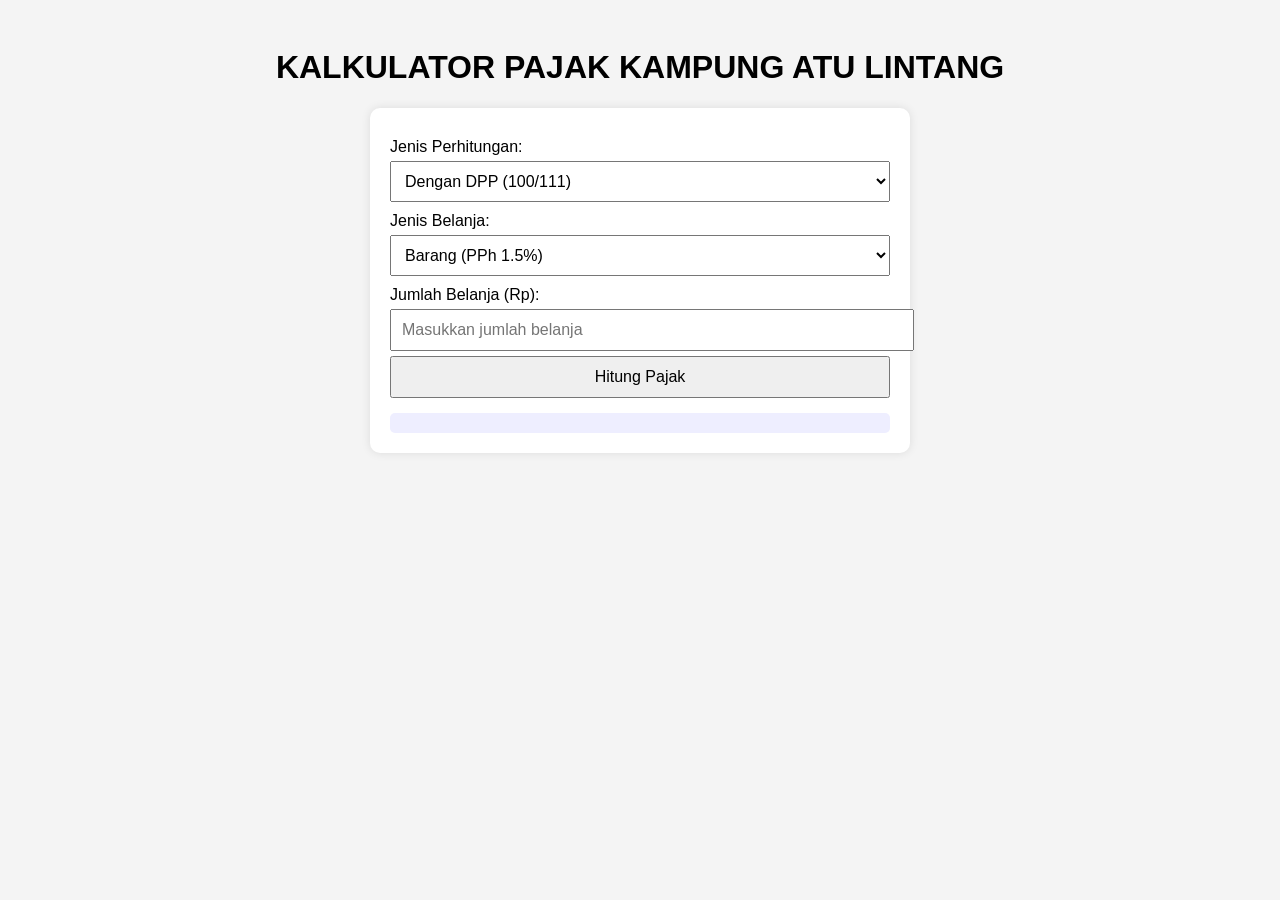
<file: 11.04.18.2001/kalkulator-pajak/index.html>
<!DOCTYPE html>
<html lang="id">
<head>
  <meta charset="UTF-8" />
  <meta name="viewport" content="width=device-width, initial-scale=1" />
  <title>KALKULATOR PAJAK KAMPUNG ATU LINTANG</title>
  <link rel="stylesheet" href="style.css">
</head>
<body>
  <h1>KALKULATOR PAJAK KAMPUNG ATU LINTANG</h1>
  <div class="container">
    <label>Jenis Perhitungan:</label>
    <select id="jenisHitung">
      <option value="dpp">Dengan DPP (100/111)</option>
      <option value="tanpa">Tanpa DPP</option>
    </select>

    <label>Jenis Belanja:</label>
    <select id="jenisBelanja">
      <option value="barang">Barang (PPh 1.5%)</option>
      <option value="jasa">Jasa (PPh 2%)</option>
    </select>

    <label>Jumlah Belanja (Rp):</label>
    <input type="text" id="belanja" placeholder="Masukkan jumlah belanja" oninput="formatInput(this)" />

    <button onclick="hitungPajak()">Hitung Pajak</button>

    <div class="result" id="hasil"></div>
  </div>

  <script src="script.js"></script>
</body>
</html>
</file>
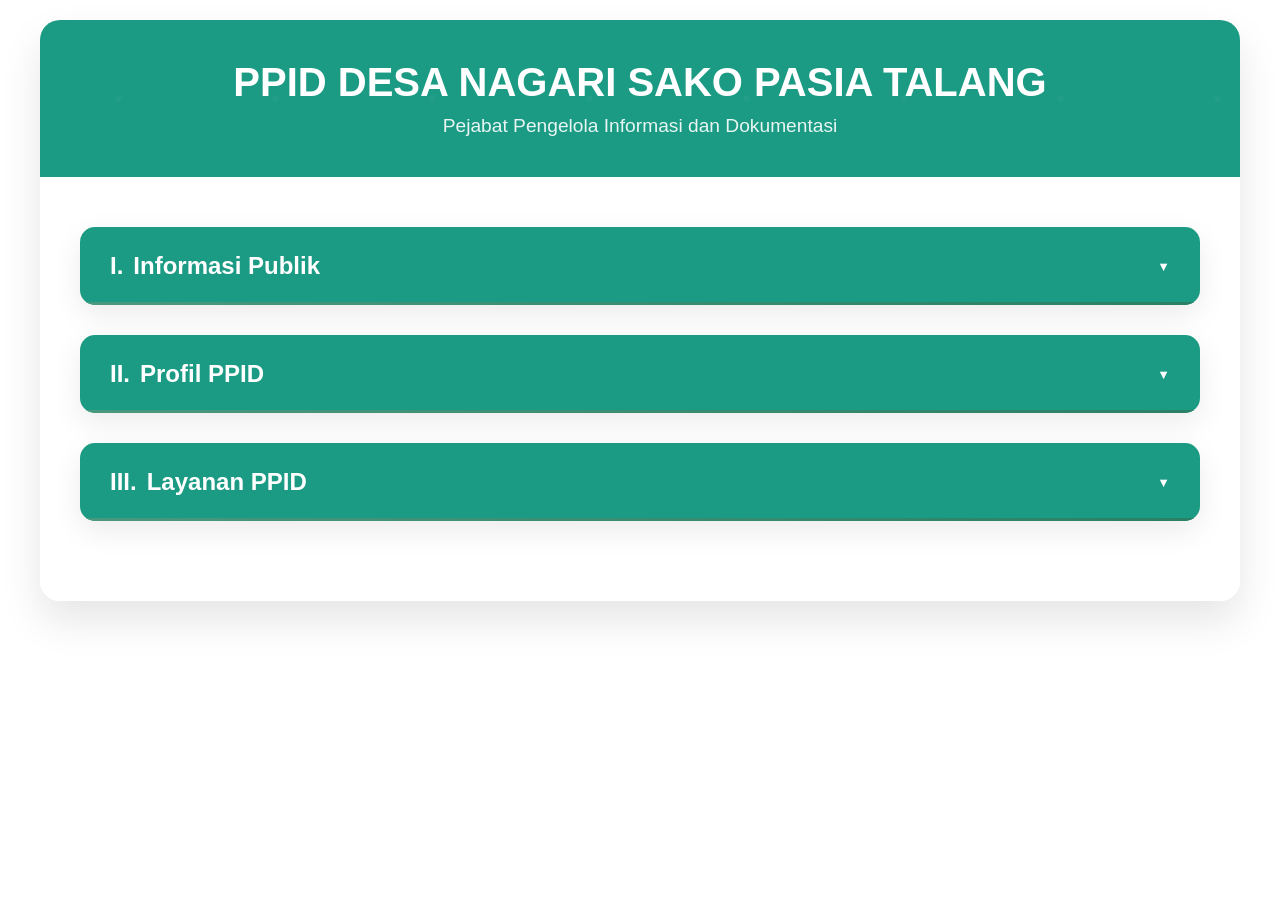
<file: 13.11.02.2009/ppid/index.html>
<!DOCTYPE html>
<html lang="id">
<head>
    <meta charset="UTF-8">
    <meta name="viewport" content="width=device-width, initial-scale=1.0">
    <title>PPID Desa Nagari Sako Pasia Talang</title>
    <style>
        * {
            margin: 0;
            padding: 0;
            box-sizing: border-box;
        }

        body {
            font-family: 'Segoe UI', Tahoma, Geneva, Verdana, sans-serif;
            min-height: 100vh;
            padding: 20px;
        }

        .container {
            max-width: 1200px;
            margin: 0 auto;
            background: rgba(255, 255, 255, 0.95);
            border-radius: 20px;
            box-shadow: 0 20px 40px rgba(0, 0, 0, 0.1);
            backdrop-filter: blur(10px);
            overflow: hidden;
        }

        .header {
            background: linear-gradient(135deg, #1B9B84 0%, #1B9B84 100%);
            color: white;
            padding: 40px;
            text-align: center;
            position: relative;
            overflow: hidden;
        }

        .header::before {
            content: '';
            position: absolute;
            top: 0;
            left: 0;
            right: 0;
            bottom: 0;
            background: url('data:image/svg+xml,<svg xmlns="http://www.w3.org/2000/svg" viewBox="0 0 100 100"><circle cx="50" cy="50" r="2" fill="rgba(255,255,255,0.1)"/></svg>') repeat;
            opacity: 0.3;
        }

        .header h1 {
            font-size: 2.5rem;
            font-weight: 700;
            margin-bottom: 10px;
            position: relative;
            z-index: 1;
        }

        .header p {
            font-size: 1.2rem;
            opacity: 0.9;
            position: relative;
            z-index: 1;
        }

        .content {
            padding: 50px 40px;
        }

        .section {
            margin-bottom: 30px;
            background: white;
            border-radius: 15px;
            box-shadow: 0 10px 30px rgba(0, 0, 0, 0.08);
            overflow: hidden;
            transition: transform 0.3s ease, box-shadow 0.3s ease;
        }

        .section:hover {
            transform: translateY(-5px);
            box-shadow: 0 15px 40px rgba(0, 0, 0, 0.12);
        }

        .section-header {
            background: linear-gradient(135deg, #1B9B84 0%, #1B9B84 100%);
            color: white;
            padding: 25px 30px;
            font-size: 1.5rem;
            font-weight: 600;
            position: relative;
            cursor: pointer;
            transition: all 0.3s ease;
        }

        .section-header:hover {
            background: linear-gradient(135deg, #5a8c69 0%, #3c6f3d 100%);
        }

        .section-header::after {
            content: '';
            position: absolute;
            bottom: 0;
            left: 0;
            right: 0;
            height: 3px;
            background: linear-gradient(90deg, #4A997E, #298064);
        }

        .section-header::before {
            content: '▼';
            position: absolute;
            right: 30px;
            top: 50%;
            transform: translateY(-50%);
            transition: transform 0.3s ease;
            font-size: 0.8rem;
        }

        .section.active .section-header::before {
            transform: translateY(-50%) rotate(180deg);
        }

        .section-content {
            max-height: 0;
            overflow: hidden;
            transition: max-height 0.4s ease;
            background: #f8f9fc;
        }

        .section.active .section-content {
            max-height: 1000px;
        }

        .menu-container {
            padding: 30px;
        }

        .menu-item {
            margin-bottom: 15px;
            background: white;
            border-radius: 12px;
            box-shadow: 0 3px 10px rgba(0, 0, 0, 0.05);
            transition: all 0.3s ease;
        }

        .menu-item:last-child {
            margin-bottom: 0;
        }

        .menu-item:hover {
            transform: translateY(-3px);
            box-shadow: 0 8px 25px rgba(0, 0, 0, 0.1);
        }

        .menu-link {
            display: block;
            padding: 20px 25px;
            text-decoration: none;
            color: #2c5f2d;
            font-weight: 500;
            font-size: 1rem;
            position: relative;
            border-left: 4px solid transparent;
            transition: all 0.3s ease;
        }

        .menu-link::after {
            content: '→';
            position: absolute;
            right: 25px;
            top: 50%;
            transform: translateY(-50%);
            opacity: 0;
            transition: all 0.3s ease;
            color: #4CAF50;
            font-weight: bold;
        }

        .menu-link:hover {
            background: #e8f5e8;
            border-left-color: #4CAF50;
            padding-right: 55px;
            color: #1a4f1a;
        }

        .menu-link:hover::after {
            opacity: 1;
            transform: translateY(-50%) translateX(5px);
        }

        .sub-menu {
            background: #f1f8e9;
            border-radius: 8px;
            margin: 15px 0;
            overflow: hidden;
        }

        .sub-menu-item {
            border-bottom: 1px solid rgba(0, 0, 0, 0.05);
        }

        .sub-menu-item:last-child {
            border-bottom: none;
        }

        .sub-menu-link {
            display: block;
            padding: 15px 20px;
            text-decoration: none;
            color: #2c5f2d;
            font-weight: 400;
            font-size: 0.95rem;
            position: relative;
            transition: all 0.3s ease;
            border-left: 3px solid transparent;
        }

        .sub-menu-link::after {
            content: '→';
            position: absolute;
            right: 20px;
            top: 50%;
            transform: translateY(-50%);
            opacity: 0;
            transition: all 0.3s ease;
            color: #4CAF50;
            font-size: 0.8rem;
        }

        .sub-menu-link:hover {
            background: #c8e6c9;
            border-left-color: #4CAF50;
            padding-right: 45px;
            color: #1a4f1a;
        }

        .sub-menu-link:hover::after {
            opacity: 1;
            transform: translateY(-50%) translateX(3px);
        }

        .roman-number {
            font-weight: 700;
            color: white;
            margin-right: 10px;
        }

        @media (max-width: 768px) {
            body {
                padding: 10px;
            }

            .header {
                padding: 30px 20px;
            }

            .header h1 {
                font-size: 2rem;
            }

            .content {
                padding: 30px 20px;
            }

            .menu-container {
                padding: 20px;
            }

            .section-header {
                font-size: 1.3rem;
                padding: 20px 25px;
            }
        }
    </style>
</head>
<body>
    <div class="container">
        <div class="header">
            <h1>PPID DESA NAGARI SAKO PASIA TALANG</h1>
            <p>Pejabat Pengelola Informasi dan Dokumentasi</p>
        </div>

        <div class="content">
            <!-- Section I: Informasi Produk -->
            <div class="section">
                <div class="section-header">
                    <span class="roman-number">I.</span>Informasi Publik
                </div>
                <div class="section-content">
                    <div class="menu-container">
                        <div class="menu-item">
                            <a href="jenis-informasi-publik.html" class="menu-link">
                                a. Jenis Informasi Publik
                            </a>
                        </div>
                        
                        <div class="menu-item">
                            <a href="formulir-permohonan.html" class="menu-link">
                                b. Formulir Permohonan Informasi Publik
                            </a>
                        </div>
                        
                        <div class="menu-item">
                            <a href="formulir-keberatan.html" class="menu-link">
                                c. Formulir Keberatan
                            </a>
                        </div>
                        
                        <div class="menu-item">
                            <div class="menu-link" style="cursor: default; padding-bottom: 10px;">
                                d. Informasi Publik
                            </div>
                            <div class="sub-menu">
                                <div class="sub-menu-item">
                                    <a href="informasi-berkala.html" class="sub-menu-link">
                                        1. Informasi Berkala
                                    </a>
                                </div>
                                <div class="sub-menu-item">
                                    <a href="informasi-serta-merta.html" class="sub-menu-link">
                                        2. Informasi Serta Merta
                                    </a>
                                </div>
                                <div class="sub-menu-item">
                                    <a href="informasi-setiap-saat.html" class="sub-menu-link">
                                        3. Informasi Setiap Saat
                                    </a>
                                </div>
                            </div>
                        </div>
                    </div>
                </div>
            </div>

            <!-- Section II: Profil PPID -->
            <div class="section">
                <div class="section-header">
                    <span class="roman-number">II.</span>Profil PPID
                </div>
                <div class="section-content">
                    <div class="menu-container">
                        <div class="menu-item">
                            <a href="profil-singkat-ppid.html" class="menu-link">
                                a. Profil Singkat PPID
                            </a>
                        </div>
                        
                        <div class="menu-item">
                            <a href="tugas-fungsi-ppid.html" class="menu-link">
                                b. Tugas dan Fungsi PPID
                            </a>
                        </div>
                        
                        <div class="menu-item">
                            <a href="visi-misi-ppid.html" class="menu-link">
                                c. Visi dan Misi PPID
                            </a>
                        </div>
                        
                        <div class="menu-item">
                            <a href="struktur-organisasi-ppid.html" class="menu-link">
                                d. Struktur Organisasi PPID
                            </a>
                        </div>
                    </div>
                </div>
            </div>

            <!-- Section III: Layanan PPID -->
            <div class="section">
                <div class="section-header">
                    <span class="roman-number">III.</span>Layanan PPID
                </div>
                <div class="section-content">
                    <div class="menu-container">
                        <div class="menu-item">
                            <a href="maklumat-pelayanan.html" class="menu-link">
                                a. Maklumat Pelayanan PPID
                            </a>
                        </div>
                        
                        <div class="menu-item">
                            <a href="jadwal-pelayanan.html" class="menu-link">
                                b. Jadwal Pelayanan Informasi Publik
                            </a>
                        </div>
                        
                        <div class="menu-item">
                            <a href="standar-biaya.html" class="menu-link">
                                c. Standar Biaya Pelayanan
                            </a>
                        </div>
                        
                        <div class="menu-item">
                            <a href="tata-cara-permohonan.html" class="menu-link">
                                d. Tata Cara Permohonan Informasi Publik
                            </a>
                        </div>
                        
                        <div class="menu-item">
                            <a href="tata-cara-keberatan.html" class="menu-link">
                                e. Tata Cara Pengajuan Keberatan
                            </a>
                        </div>
                        
                        <div class="menu-item">
                            <a href="tata-cara-sengketa.html" class="menu-link">
                                f. Tata Cara Pengajuan Permohonan Penyelesaian Sengketa
                            </a>
                        </div>
                    </div>
                </div>
            </div>
        </div>
    </div>

    <script>
        document.addEventListener('DOMContentLoaded', function() {
            // Section toggle functionality
            const sectionHeaders = document.querySelectorAll('.section-header');
            
            sectionHeaders.forEach(header => {
                header.addEventListener('click', function() {
                    const section = this.closest('.section');
                    const isActive = section.classList.contains('active');
                    
                    // Close all sections
                    document.querySelectorAll('.section').forEach(s => {
                        s.classList.remove('active');
                    });
                    
                    // Open clicked section if it was closed
                    if (!isActive) {
                        section.classList.add('active');
                    }
                });
            });
        });
    </script>
</body>
</html>
</file>
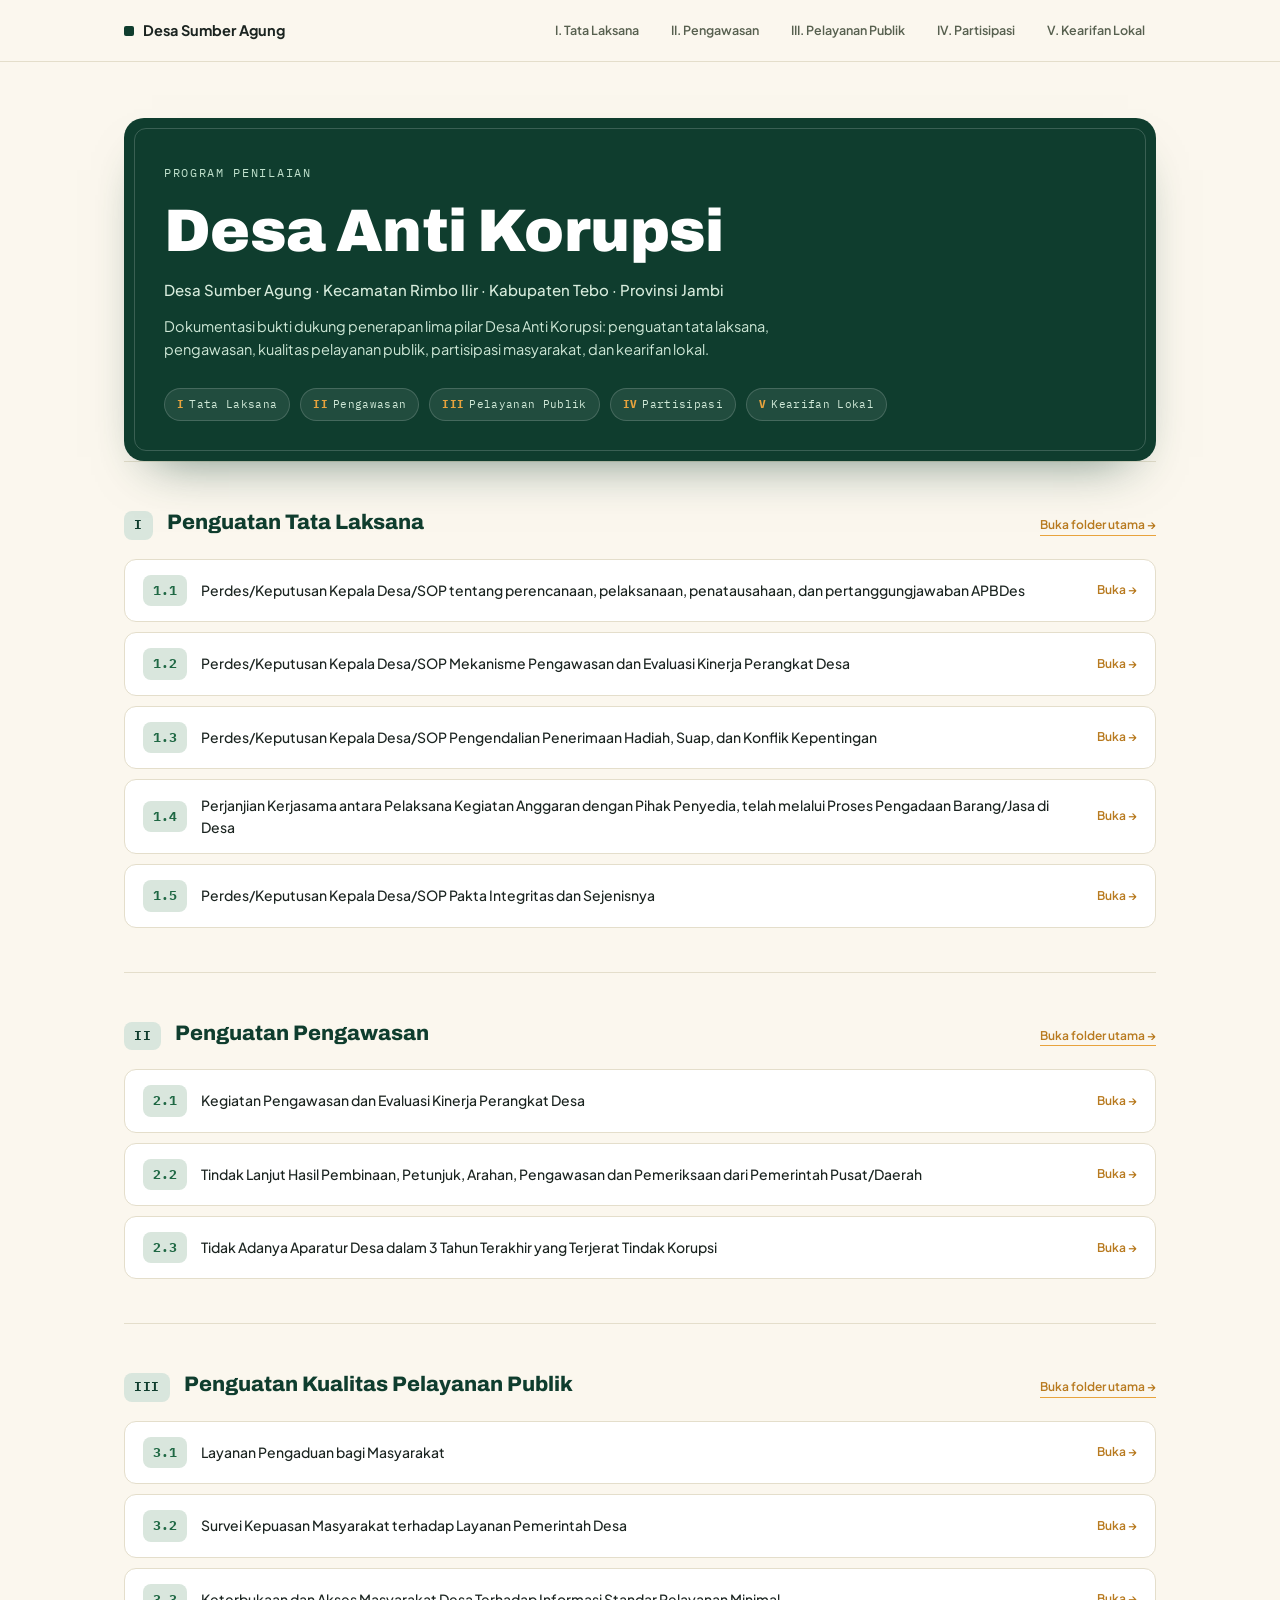
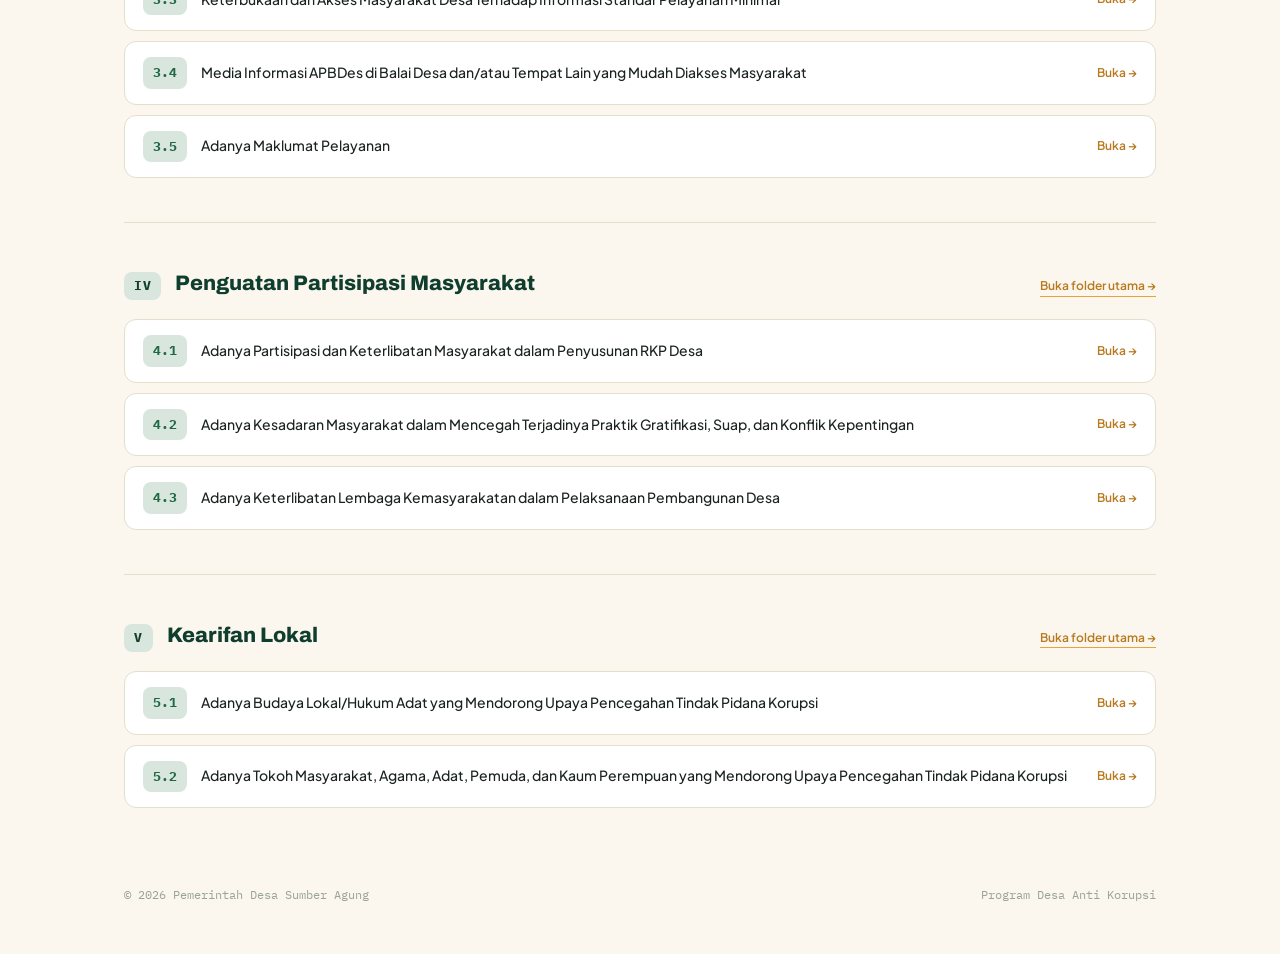
<file: 15.09.08.2006/dak/index.html>
<!DOCTYPE html>
<html lang="id">
<head>
<meta charset="UTF-8">
<meta name="viewport" content="width=device-width, initial-scale=1.0">
<title>Desa Anti Korupsi — Desa Sumber Agung</title>
<link rel="preconnect" href="https://fonts.googleapis.com">
<link rel="preconnect" href="https://fonts.gstatic.com" crossorigin>
<link href="https://fonts.googleapis.com/css2?family=Archivo:wght@500;700;800;900&family=Plus+Jakarta+Sans:wght@400;500;600;700&family=IBM+Plex+Mono:wght@500;600&display=swap" rel="stylesheet">
<style>
  :root{
    --cream:#FBF7EE;
    --surface:#FFFFFF;
    --ink:#1B2420;
    --ink-soft:#57604F;
    --green-deep:#0F3D2E;
    --green-mid:#1F6844;
    --green-line:#D9E6DD;
    --gold:#E8A33D;
    --gold-deep:#B87A1F;
    --rule:#E4DECB;
  }
  *{box-sizing:border-box; margin:0; padding:0;}
  html{scroll-behavior:smooth;}
  body{
    background:var(--cream); color:var(--ink);
    font-family:'Plus Jakarta Sans', sans-serif; line-height:1.55;
    -webkit-font-smoothing:antialiased;
  }
  .wrap{max-width:1080px; margin:0 auto; padding:0 24px;}
  a{color:inherit;}

  .topbar{
    position:sticky; top:0; z-index:30;
    background:rgba(251,247,238,.92); backdrop-filter:blur(6px);
    border-bottom:1px solid var(--rule);
  }
  .topbar-inner{
    display:flex; align-items:center; justify-content:space-between;
    padding:14px 24px; max-width:1080px; margin:0 auto; flex-wrap:wrap; gap:10px;
  }
  .brand{display:flex; align-items:center; gap:9px; font-weight:700; font-size:14.5px;}
  .brand .sq{width:10px;height:10px; background:var(--green-deep); border-radius:2px;}
  .topbar nav{display:flex; gap:10px; flex-wrap:wrap;}
  .topbar nav a{
    font-size:12.5px; font-weight:600; text-decoration:none; color:var(--ink-soft);
    padding:6px 10px; border-radius:20px; border:1px solid transparent;
  }
  .topbar nav a:hover{color:var(--green-deep); border-color:var(--rule);}

  .hero{padding:56px 0 20px;}
  .signboard{
    background:var(--green-deep); border-radius:20px; padding:46px 40px 40px;
    position:relative; overflow:hidden; box-shadow:0 24px 50px -28px rgba(15,61,46,.65);
  }
  .signboard::before{
    content:""; position:absolute; inset:10px;
    border:1.5px solid rgba(255,255,255,.18); border-radius:12px; pointer-events:none;
  }
  .signboard .kicker{
    font-family:'IBM Plex Mono', monospace; font-size:12px; letter-spacing:.14em;
    text-transform:uppercase; color:#BFE0CC; margin-bottom:18px;
  }
  .signboard h1{
    font-family:'Archivo', sans-serif; font-weight:900; font-size:clamp(34px, 6vw, 60px);
    letter-spacing:-.01em; line-height:1.02; color:#FFFFFF;
  }
  .signboard .loc{margin-top:16px; font-size:15px; color:#D8ECDD; font-weight:500;}
  .signboard .desc{margin-top:14px; font-size:14.5px; color:#CFE8D7; max-width:62ch;}
  .pillars-strip{
    margin-top:28px; display:flex; gap:10px; flex-wrap:wrap;
  }
  .pillar-chip{
    font-family:'IBM Plex Mono', monospace; font-size:11px; letter-spacing:.03em;
    background:rgba(255,255,255,.08); border:1px solid rgba(255,255,255,.16);
    color:#CFE8D7; padding:7px 12px; border-radius:20px; text-decoration:none;
  }
  .pillar-chip b{color:var(--gold); margin-right:5px;}
  .pillar-chip:hover{border-color:var(--gold);}

  section.pilar{padding:44px 0; border-top:1px solid var(--rule);}
  .pilar-head{
    display:flex; align-items:baseline; gap:14px; margin-bottom:18px; flex-wrap:wrap;
  }
  .pilar-head .roman{
    font-family:'IBM Plex Mono', monospace; font-size:13px; color:var(--gold-deep);
    font-weight:700; letter-spacing:.04em;
    background:var(--green-line); color:var(--green-deep);
    padding:4px 10px; border-radius:8px;
  }
  .pilar-head a.pilar-title{
    font-family:'Archivo', sans-serif; font-weight:800; font-size:21px; color:var(--green-deep);
    text-decoration:none; border-bottom:2px solid transparent;
  }
  .pilar-head a.pilar-title:hover{border-color:var(--gold);}
  .pilar-head .go-folder{
    font-size:12px; font-weight:600; color:var(--gold-deep); text-decoration:none;
    border-bottom:1.5px solid var(--gold); margin-left:auto;
  }

  .sub-list{display:flex; flex-direction:column; gap:10px;}
  .sub-row{
    display:flex; align-items:center; gap:14px;
    background:var(--surface); border:1px solid var(--rule); border-radius:12px;
    padding:15px 18px; text-decoration:none; transition:.15s ease;
  }
  .sub-row:hover{border-color:var(--gold);}
  .sub-no{
    flex:0 0 auto; min-width:44px; text-align:center;
    font-family:'IBM Plex Mono', monospace; font-weight:700; font-size:12.5px;
    color:var(--green-mid); background:var(--green-line); border-radius:8px; padding:6px 8px;
  }
  .sub-title{flex:1; font-size:14px; font-weight:500; color:var(--ink);}
  .sub-go{font-size:12px; color:var(--gold-deep); font-weight:600; white-space:nowrap;}

  footer.site{
    padding:34px 0 50px; font-family:'IBM Plex Mono', monospace; font-size:11.5px; color:#9AA394;
    display:flex; justify-content:space-between; flex-wrap:wrap; gap:10px;
  }

  @media (max-width:640px){
    .signboard{padding:32px 22px 30px; border-radius:16px;}
    .pilar-head .go-folder{margin-left:0;}
  }
</style>
</head>
<body>

<div class="topbar">
  <div class="topbar-inner">
    <div class="brand"><span class="sq"></span> Desa Sumber Agung</div>
    <nav>
      <a href="#pilar-1">I. Tata Laksana</a>
      <a href="#pilar-2">II. Pengawasan</a>
      <a href="#pilar-3">III. Pelayanan Publik</a>
      <a href="#pilar-4">IV. Partisipasi</a>
      <a href="#pilar-5">V. Kearifan Lokal</a>
    </nav>
  </div>
</div>

<div class="wrap">

  <section class="hero" style="padding-bottom:0;">
    <div class="signboard">
      <div class="kicker">Program Penilaian</div>
      <h1>Desa Anti Korupsi</h1>
      <div class="loc">Desa Sumber Agung · Kecamatan Rimbo Ilir · Kabupaten Tebo · Provinsi Jambi</div>
      <div class="desc">Dokumentasi bukti dukung penerapan lima pilar Desa Anti Korupsi: penguatan tata laksana, pengawasan, kualitas pelayanan publik, partisipasi masyarakat, dan kearifan lokal.</div>
      <div class="pillars-strip">
        <a class="pillar-chip" href="#pilar-1"><b>I</b>Tata Laksana</a>
        <a class="pillar-chip" href="#pilar-2"><b>II</b>Pengawasan</a>
        <a class="pillar-chip" href="#pilar-3"><b>III</b>Pelayanan Publik</a>
        <a class="pillar-chip" href="#pilar-4"><b>IV</b>Partisipasi</a>
        <a class="pillar-chip" href="#pilar-5"><b>V</b>Kearifan Lokal</a>
      </div>
    </div>
  </section>

  <!-- PILAR I -->
  <section class="pilar" id="pilar-1">
    <div class="pilar-head">
      <span class="roman">I</span>
      <a class="pilar-title" href="https://drive.google.com/drive/folders/10JZMqkFZe-VrOU7nB6tWjk6SmzDruu3A" target="_blank" rel="noopener">Penguatan Tata Laksana</a>
      <a class="go-folder" href="https://drive.google.com/drive/folders/10JZMqkFZe-VrOU7nB6tWjk6SmzDruu3A" target="_blank" rel="noopener">Buka folder utama →</a>
    </div>
    <div class="sub-list">
      <a class="sub-row" href="https://drive.google.com/drive/folders/1utCiG5DgxZpIyO4tCfckQQ-4EGwIO_5H" target="_blank" rel="noopener">
        <div class="sub-no">1.1</div>
        <div class="sub-title">Perdes/Keputusan Kepala Desa/SOP tentang perencanaan, pelaksanaan, penatausahaan, dan pertanggungjawaban APBDes</div>
        <div class="sub-go">Buka →</div>
      </a>
      <a class="sub-row" href="https://drive.google.com/drive/folders/1wqJISWhUTnAO6yJP4LL1Wfs0f_MpQoSO" target="_blank" rel="noopener">
        <div class="sub-no">1.2</div>
        <div class="sub-title">Perdes/Keputusan Kepala Desa/SOP Mekanisme Pengawasan dan Evaluasi Kinerja Perangkat Desa</div>
        <div class="sub-go">Buka →</div>
      </a>
      <a class="sub-row" href="https://drive.google.com/drive/folders/1GP8HigPpeC4IBy5D8BEwHhusnUUO5OAK" target="_blank" rel="noopener">
        <div class="sub-no">1.3</div>
        <div class="sub-title">Perdes/Keputusan Kepala Desa/SOP Pengendalian Penerimaan Hadiah, Suap, dan Konflik Kepentingan</div>
        <div class="sub-go">Buka →</div>
      </a>
      <a class="sub-row" href="https://drive.google.com/drive/folders/1UkgvPBHWGuDel7wfWMVjxKj1iAqzARss" target="_blank" rel="noopener">
        <div class="sub-no">1.4</div>
        <div class="sub-title">Perjanjian Kerjasama antara Pelaksana Kegiatan Anggaran dengan Pihak Penyedia, telah melalui Proses Pengadaan Barang/Jasa di Desa</div>
        <div class="sub-go">Buka →</div>
      </a>
      <a class="sub-row" href="https://drive.google.com/drive/folders/1UoJZd-0a4b2JZtRk13LDy7gmaAJ2JRcj" target="_blank" rel="noopener">
        <div class="sub-no">1.5</div>
        <div class="sub-title">Perdes/Keputusan Kepala Desa/SOP Pakta Integritas dan Sejenisnya</div>
        <div class="sub-go">Buka →</div>
      </a>
    </div>
  </section>

  <!-- PILAR II -->
  <section class="pilar" id="pilar-2">
    <div class="pilar-head">
      <span class="roman">II</span>
      <a class="pilar-title" href="https://drive.google.com/drive/folders/1MkgLeM4JL63Tj9W_SOWySstOIuW8OHhc" target="_blank" rel="noopener">Penguatan Pengawasan</a>
      <a class="go-folder" href="https://drive.google.com/drive/folders/1MkgLeM4JL63Tj9W_SOWySstOIuW8OHhc" target="_blank" rel="noopener">Buka folder utama →</a>
    </div>
    <div class="sub-list">
      <a class="sub-row" href="https://drive.google.com/drive/folders/1Te4i921DgPi4X7pLuWJO2QyH2AbFAwSQ" target="_blank" rel="noopener">
        <div class="sub-no">2.1</div>
        <div class="sub-title">Kegiatan Pengawasan dan Evaluasi Kinerja Perangkat Desa</div>
        <div class="sub-go">Buka →</div>
      </a>
      <a class="sub-row" href="https://drive.google.com/drive/folders/1DedhmHKIPuuTbDkOLa6u4_HqsRmjjUdF" target="_blank" rel="noopener">
        <div class="sub-no">2.2</div>
        <div class="sub-title">Tindak Lanjut Hasil Pembinaan, Petunjuk, Arahan, Pengawasan dan Pemeriksaan dari Pemerintah Pusat/Daerah</div>
        <div class="sub-go">Buka →</div>
      </a>
      <a class="sub-row" href="https://drive.google.com/drive/folders/1kF6hRg7gcE7z4BUWkwEC0o_aBs9ARfCk" target="_blank" rel="noopener">
        <div class="sub-no">2.3</div>
        <div class="sub-title">Tidak Adanya Aparatur Desa dalam 3 Tahun Terakhir yang Terjerat Tindak Korupsi</div>
        <div class="sub-go">Buka →</div>
      </a>
    </div>
  </section>

  <!-- PILAR III -->
  <section class="pilar" id="pilar-3">
    <div class="pilar-head">
      <span class="roman">III</span>
      <a class="pilar-title" href="https://drive.google.com/drive/folders/1qzvvnvdsxzDi-6wCqeQUScxf4o4NF-9r" target="_blank" rel="noopener">Penguatan Kualitas Pelayanan Publik</a>
      <a class="go-folder" href="https://drive.google.com/drive/folders/1qzvvnvdsxzDi-6wCqeQUScxf4o4NF-9r" target="_blank" rel="noopener">Buka folder utama →</a>
    </div>
    <div class="sub-list">
      <a class="sub-row" href="https://drive.google.com/drive/folders/1jzQyOE7e8MUWEB2xI4QjB5Rry_PC2tky" target="_blank" rel="noopener">
        <div class="sub-no">3.1</div>
        <div class="sub-title">Layanan Pengaduan bagi Masyarakat</div>
        <div class="sub-go">Buka →</div>
      </a>
      <a class="sub-row" href="https://drive.google.com/drive/folders/1t6ZHgbiAGQ7z7QKJS2JUNDpYBa802IAf" target="_blank" rel="noopener">
        <div class="sub-no">3.2</div>
        <div class="sub-title">Survei Kepuasan Masyarakat terhadap Layanan Pemerintah Desa</div>
        <div class="sub-go">Buka →</div>
      </a>
      <a class="sub-row" href="https://drive.google.com/drive/folders/1EqMmuMMQwYOh06pFZw0YfR1rvyhCZ9B3" target="_blank" rel="noopener">
        <div class="sub-no">3.3</div>
        <div class="sub-title">Keterbukaan dan Akses Masyarakat Desa Terhadap Informasi Standar Pelayanan Minimal</div>
        <div class="sub-go">Buka →</div>
      </a>
      <a class="sub-row" href="https://drive.google.com/drive/folders/1qsOZJY3Mmsy5xVHVwHG75Jm6gwNHxZ4l" target="_blank" rel="noopener">
        <div class="sub-no">3.4</div>
        <div class="sub-title">Media Informasi APBDes di Balai Desa dan/atau Tempat Lain yang Mudah Diakses Masyarakat</div>
        <div class="sub-go">Buka →</div>
      </a>
      <a class="sub-row" href="https://drive.google.com/drive/folders/1EiMNiZ_o8m7L3YBy31UFikNoA2w9Iy1F" target="_blank" rel="noopener">
        <div class="sub-no">3.5</div>
        <div class="sub-title">Adanya Maklumat Pelayanan</div>
        <div class="sub-go">Buka →</div>
      </a>
    </div>
  </section>

  <!-- PILAR IV -->
  <section class="pilar" id="pilar-4">
    <div class="pilar-head">
      <span class="roman">IV</span>
      <a class="pilar-title" href="https://drive.google.com/drive/folders/10YuAYbuI6fd3zGqD0wbTBXJrHsZ0Pqkt" target="_blank" rel="noopener">Penguatan Partisipasi Masyarakat</a>
      <a class="go-folder" href="https://drive.google.com/drive/folders/10YuAYbuI6fd3zGqD0wbTBXJrHsZ0Pqkt" target="_blank" rel="noopener">Buka folder utama →</a>
    </div>
    <div class="sub-list">
      <a class="sub-row" href="https://drive.google.com/drive/folders/129jFgaJ0Zzc7YHhwDv5gqSQOnUpJLirY" target="_blank" rel="noopener">
        <div class="sub-no">4.1</div>
        <div class="sub-title">Adanya Partisipasi dan Keterlibatan Masyarakat dalam Penyusunan RKP Desa</div>
        <div class="sub-go">Buka →</div>
      </a>
      <a class="sub-row" href="https://drive.google.com/drive/folders/1LRqeRmVu50xfsLC1mfxpXjmu6RbUi1_Z" target="_blank" rel="noopener">
        <div class="sub-no">4.2</div>
        <div class="sub-title">Adanya Kesadaran Masyarakat dalam Mencegah Terjadinya Praktik Gratifikasi, Suap, dan Konflik Kepentingan</div>
        <div class="sub-go">Buka →</div>
      </a>
      <a class="sub-row" href="https://drive.google.com/drive/folders/10PB3OjLG-gsF_Ozkaj9QDfNTodi-DVdc" target="_blank" rel="noopener">
        <div class="sub-no">4.3</div>
        <div class="sub-title">Adanya Keterlibatan Lembaga Kemasyarakatan dalam Pelaksanaan Pembangunan Desa</div>
        <div class="sub-go">Buka →</div>
      </a>
    </div>
  </section>

  <!-- PILAR V -->
  <section class="pilar" id="pilar-5">
    <div class="pilar-head">
      <span class="roman">V</span>
      <a class="pilar-title" href="https://drive.google.com/drive/folders/1EH3EmJ_S-yKSFz3TjwGWiGGZBH8MR8uv" target="_blank" rel="noopener">Kearifan Lokal</a>
      <a class="go-folder" href="https://drive.google.com/drive/folders/1EH3EmJ_S-yKSFz3TjwGWiGGZBH8MR8uv" target="_blank" rel="noopener">Buka folder utama →</a>
    </div>
    <div class="sub-list">
      <a class="sub-row" href="https://drive.google.com/drive/folders/1UE30aojyoIdDYgVl85_ka_CFVHbUwQu9" target="_blank" rel="noopener">
        <div class="sub-no">5.1</div>
        <div class="sub-title">Adanya Budaya Lokal/Hukum Adat yang Mendorong Upaya Pencegahan Tindak Pidana Korupsi</div>
        <div class="sub-go">Buka →</div>
      </a>
      <a class="sub-row" href="https://drive.google.com/drive/folders/1ZPCxumV_gadz6_69Np7XsDupUlZgxZE-" target="_blank" rel="noopener">
        <div class="sub-no">5.2</div>
        <div class="sub-title">Adanya Tokoh Masyarakat, Agama, Adat, Pemuda, dan Kaum Perempuan yang Mendorong Upaya Pencegahan Tindak Pidana Korupsi</div>
        <div class="sub-go">Buka →</div>
      </a>
    </div>
  </section>

</div>

<footer class="site">
  <div class="wrap" style="display:flex; justify-content:space-between; flex-wrap:wrap; gap:10px; width:100%;">
    <span>© 2026 Pemerintah Desa Sumber Agung</span>
    <span>Program Desa Anti Korupsi</span>
  </div>
</footer>

</body>
</html>
</file>
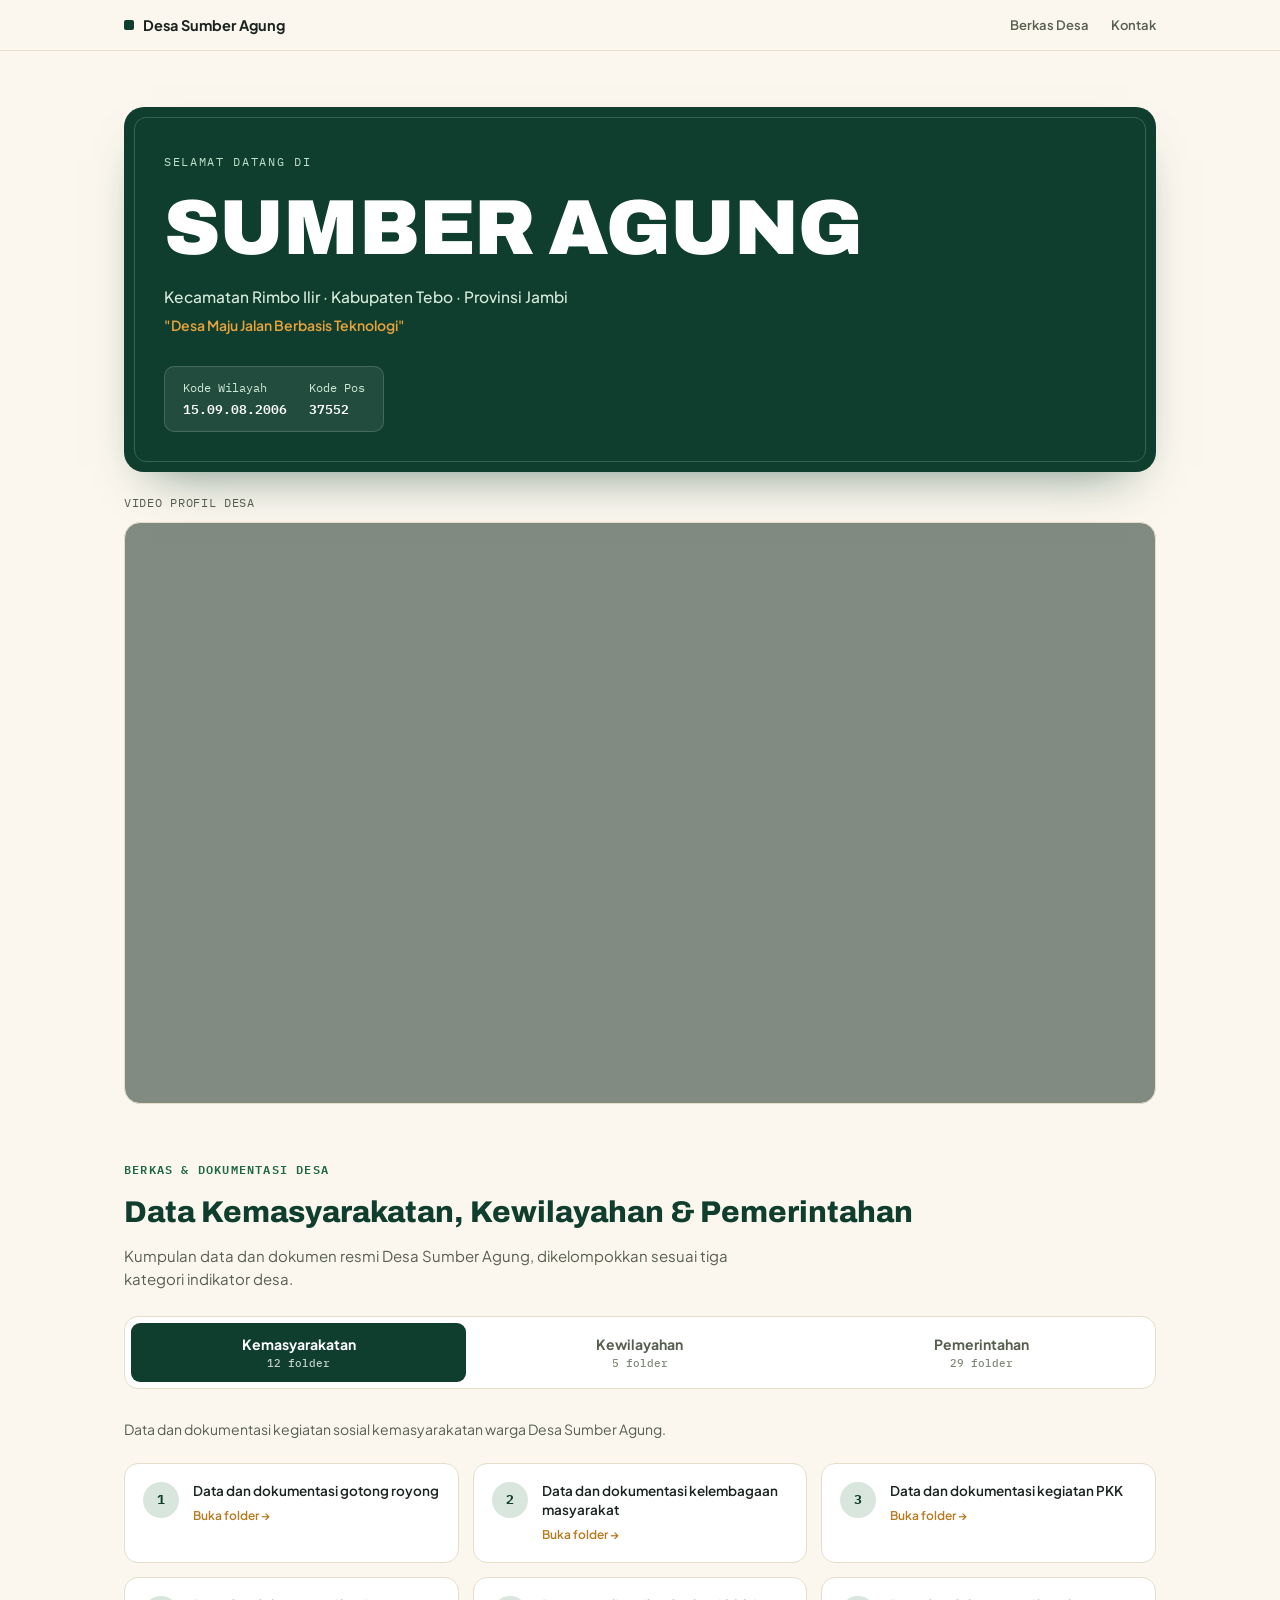
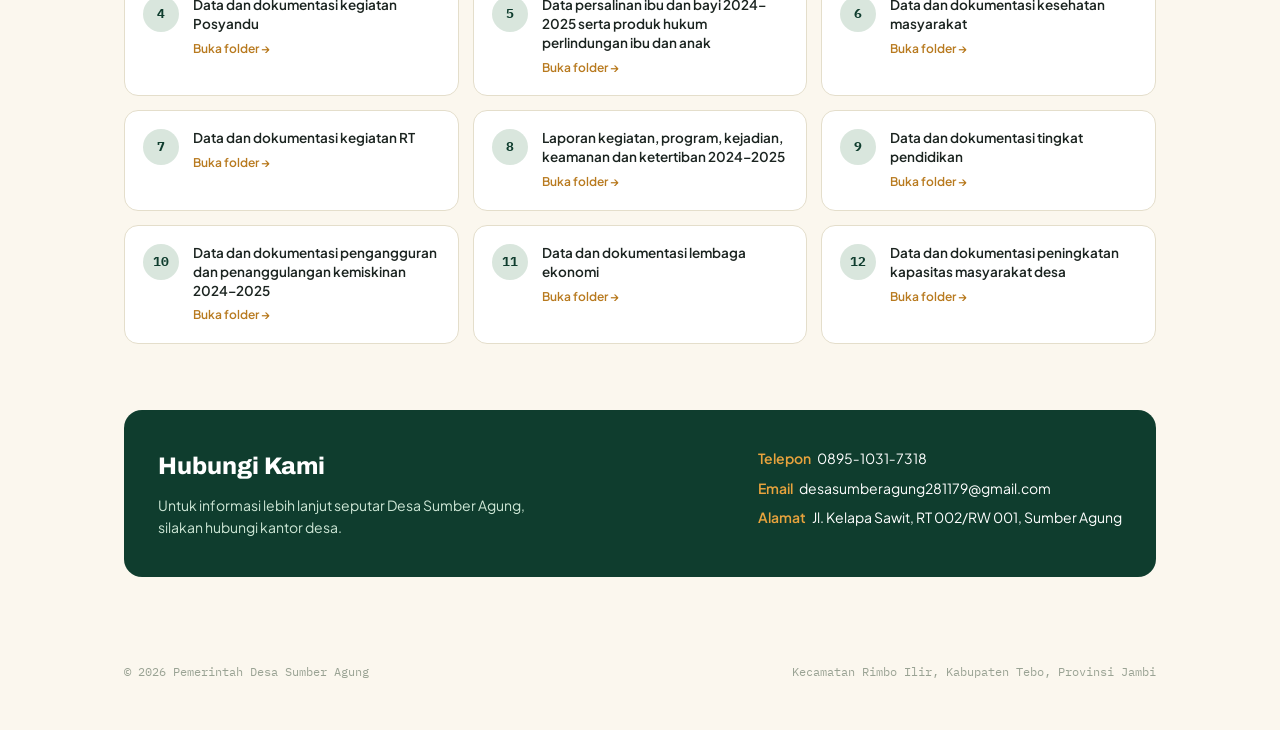
<file: 15.09.08.2006/lomdeskel/index.html>
<!DOCTYPE html>
<html lang="id">
<head>
<meta charset="UTF-8">
<meta name="viewport" content="width=device-width, initial-scale=1.0">
<title>Desa Sumber Agung — Kecamatan Rimbo Ilir, Kabupaten Tebo</title>
<link rel="preconnect" href="https://fonts.googleapis.com">
<link rel="preconnect" href="https://fonts.gstatic.com" crossorigin>
<link href="https://fonts.googleapis.com/css2?family=Archivo:wght@500;700;800;900&family=Plus+Jakarta+Sans:wght@400;500;600;700&family=IBM+Plex+Mono:wght@500;600&display=swap" rel="stylesheet">
<style>
  :root{
    --cream:#FBF7EE;
    --surface:#FFFFFF;
    --ink:#1B2420;
    --ink-soft:#57604F;
    --green-deep:#0F3D2E;
    --green-mid:#1F6844;
    --green-line:#D9E6DD;
    --gold:#E8A33D;
    --gold-deep:#B87A1F;
    --rule:#E4DECB;
  }
  *{box-sizing:border-box; margin:0; padding:0;}
  html{scroll-behavior:smooth;}
  body{
    background:var(--cream); color:var(--ink);
    font-family:'Plus Jakarta Sans', sans-serif; line-height:1.55;
    -webkit-font-smoothing:antialiased;
  }
  .wrap{max-width:1080px; margin:0 auto; padding:0 24px;}
  a{color:inherit;}

  .topbar{
    position:sticky; top:0; z-index:30;
    background:rgba(251,247,238,.92); backdrop-filter:blur(6px);
    border-bottom:1px solid var(--rule);
  }
  .topbar-inner{
    display:flex; align-items:center; justify-content:space-between;
    padding:14px 24px; max-width:1080px; margin:0 auto; flex-wrap:wrap; gap:10px;
  }
  .brand{display:flex; align-items:center; gap:9px; font-weight:700; font-size:14.5px;}
  .brand .sq{width:10px;height:10px; background:var(--green-deep); border-radius:2px;}
  .topbar nav{display:flex; gap:22px;}
  .topbar nav a{font-size:13px; font-weight:600; text-decoration:none; color:var(--ink-soft);}
  .topbar nav a:hover{color:var(--green-deep);}

  .hero{padding:56px 0 20px;}
  .signboard{
    background:var(--green-deep); border-radius:20px; padding:46px 40px 40px;
    position:relative; overflow:hidden; box-shadow:0 24px 50px -28px rgba(15,61,46,.65);
  }
  .signboard::before{
    content:""; position:absolute; inset:10px;
    border:1.5px solid rgba(255,255,255,.18); border-radius:12px; pointer-events:none;
  }
  .signboard .kicker{
    font-family:'IBM Plex Mono', monospace; font-size:12px; letter-spacing:.14em;
    text-transform:uppercase; color:#BFE0CC; margin-bottom:18px;
  }
  .signboard h1{
    font-family:'Archivo', sans-serif; font-weight:900; font-size:clamp(42px, 7vw, 78px);
    letter-spacing:-.01em; line-height:.98; color:#FFFFFF; text-transform:uppercase;
  }
  .signboard .loc{margin-top:18px; font-size:15.5px; color:#D8ECDD; font-weight:500;}
  .signboard .tagline{margin-top:6px; font-weight:600; font-size:14px; color:var(--gold);}
  .code-plate{
    margin-top:30px; display:inline-flex; gap:22px; flex-wrap:wrap;
    background:rgba(255,255,255,.08); border:1px solid rgba(255,255,255,.16);
    border-radius:10px; padding:12px 18px;
  }
  .code-plate div{font-family:'IBM Plex Mono', monospace; font-size:11.5px; color:#CFE8D7;}
  .code-plate div b{display:block; color:#fff; font-size:13px; margin-top:2px; font-weight:600;}

  .video-block{margin-top:22px;}
  .video-block .label{
    font-family:'IBM Plex Mono', monospace; font-size:11.5px; letter-spacing:.06em;
    text-transform:uppercase; color:var(--ink-soft); margin-bottom:10px;
  }
  .ratio{
    position:relative; width:100%; padding-top:56.25%;
    background:#08201780; border-radius:16px; overflow:hidden; border:1px solid var(--rule);
  }
  .ratio iframe{position:absolute; inset:0; width:100%; height:100%; border:0;}

  section{padding:56px 0;}
  .section-head{margin-bottom:26px;}
  .eyebrow{
    font-family:'IBM Plex Mono', monospace; font-size:12px; letter-spacing:.1em;
    text-transform:uppercase; color:var(--green-mid); font-weight:600; margin-bottom:10px;
  }
  .section-head h2{font-family:'Archivo', sans-serif; font-weight:800; font-size:30px; color:var(--green-deep);}
  .section-head p{color:var(--ink-soft); font-size:15px; max-width:60ch; margin-top:8px;}

  /* ===== Submenu tabs ===== */
  .tabbar{
    display:flex; gap:6px; padding:6px; background:var(--surface);
    border:1px solid var(--rule); border-radius:14px; margin-bottom:30px;
    flex-wrap:wrap;
  }
  .tab-btn{
    flex:1; min-width:150px; text-align:center;
    padding:12px 16px; border:none; background:transparent; cursor:pointer;
    font-family:'Plus Jakarta Sans', sans-serif; font-weight:700; font-size:14px;
    color:var(--ink-soft); border-radius:9px; transition:.15s ease;
  }
  .tab-btn .count{
    display:block; font-family:'IBM Plex Mono', monospace; font-weight:500;
    font-size:11px; margin-top:3px; opacity:.75;
  }
  .tab-btn.active{background:var(--green-deep); color:#fff;}
  .tab-btn:not(.active):hover{background:var(--green-line); color:var(--green-deep);}

  .tab-panel{display:none;}
  .tab-panel.active{display:block;}
  .panel-desc{color:var(--ink-soft); font-size:14px; margin-bottom:22px; max-width:64ch;}

  /* Kemasyarakatan: card grid */
  .card-grid{
    display:grid; grid-template-columns:repeat(auto-fill, minmax(260px,1fr)); gap:14px;
  }
  .item-card{
    background:var(--surface); border:1px solid var(--rule); border-radius:14px;
    padding:18px; display:flex; gap:14px; align-items:flex-start; text-decoration:none;
    transition:.15s ease;
  }
  .item-card:hover{border-color:var(--gold); transform:translateY(-1px);}
  .item-num{
    flex:0 0 auto; width:36px; height:36px; border-radius:50%;
    background:var(--green-line); color:var(--green-deep);
    display:flex; align-items:center; justify-content:center;
    font-family:'IBM Plex Mono', monospace; font-weight:700; font-size:13px;
  }
  .item-title{font-size:13.5px; font-weight:600; color:var(--ink); line-height:1.4;}
  .item-arrow{margin-top:6px; font-size:12px; color:var(--gold-deep); font-weight:600;}

  /* Kewilayahan: doc list */
  .doc-list{display:flex; flex-direction:column; gap:10px;}
  .doc-row{
    display:flex; align-items:center; gap:14px;
    background:var(--surface); border:1px solid var(--rule); border-radius:12px;
    padding:16px 18px; text-decoration:none; transition:.15s ease;
  }
  .doc-row:hover{border-color:var(--gold);}
  .doc-icon{
    flex:0 0 auto; width:38px; height:38px; border-radius:9px;
    background:var(--green-deep); color:#fff; display:flex; align-items:center; justify-content:center;
    font-family:'IBM Plex Mono', monospace; font-weight:700; font-size:11px;
  }
  .doc-title{font-size:14.5px; font-weight:600; color:var(--ink); flex:1;}
  .doc-go{font-size:12.5px; color:var(--gold-deep); font-weight:600; white-space:nowrap;}

  /* Pemerintahan: dense flat list */
  .flat-list{border:1px solid var(--rule); border-radius:14px; overflow:hidden; background:var(--surface);}
  .flat-row{
    display:flex; align-items:center; gap:16px;
    padding:13px 18px; text-decoration:none; color:var(--ink);
    border-top:1px solid var(--rule);
  }
  .flat-row:first-child{border-top:none;}
  .flat-row:hover{background:var(--cream);}
  .flat-no{
    flex:0 0 auto; width:28px; font-family:'IBM Plex Mono', monospace;
    font-size:12px; color:var(--green-mid); font-weight:700;
  }
  .flat-title{flex:1; font-size:14px; font-weight:500;}
  .flat-arrow{font-size:12px; color:var(--gold-deep); font-weight:600; flex:0 0 auto;}

  .contact-card{
    background:var(--green-deep); border-radius:18px; padding:38px 34px; color:#fff;
    display:flex; justify-content:space-between; flex-wrap:wrap; gap:24px;
  }
  .contact-card h2{font-family:'Archivo', sans-serif; font-weight:800; font-size:24px; margin-bottom:10px;}
  .contact-card p{color:#CFE8D7; font-size:14px; max-width:40ch;}
  .contact-list{display:flex; flex-direction:column; gap:8px; font-size:14px;}
  .contact-list b{color:var(--gold); font-weight:600; margin-right:6px;}

  footer.site{
    padding:30px 0 50px; font-family:'IBM Plex Mono', monospace; font-size:11.5px; color:#9AA394;
    display:flex; justify-content:space-between; flex-wrap:wrap; gap:10px;
  }

  @media (max-width:640px){
    .signboard{padding:32px 22px 30px; border-radius:16px;}
    .tabbar{flex-direction:column;}
    .contact-card{flex-direction:column;}
  }
</style>
</head>
<body>

<div class="topbar">
  <div class="topbar-inner">
    <div class="brand"><span class="sq"></span> Desa Sumber Agung</div>
    <nav>
      <a href="#berkas">Berkas Desa</a>
      <a href="#kontak">Kontak</a>
    </nav>
  </div>
</div>

<div class="wrap">

  <section class="hero" style="padding-bottom:0;">
    <div class="signboard">
      <div class="kicker">Selamat Datang di</div>
      <h1>Sumber Agung</h1>
      <div class="loc">Kecamatan Rimbo Ilir · Kabupaten Tebo · Provinsi Jambi</div>
      <div class="tagline">"Desa Maju Jalan Berbasis Teknologi"</div>
      <div class="code-plate">
        <div>Kode Wilayah<b>15.09.08.2006</b></div>
        <div>Kode Pos<b>37552</b></div>
      </div>
    </div>

    <div class="video-block">
      <div class="label">Video Profil Desa</div>
      <div class="ratio">
        <iframe src="https://drive.google.com/file/d/1PPht9cgdKrzvryTsOoXVwMwlEEdtX1Wt/preview" allow="autoplay" allowfullscreen></iframe>
      </div>
    </div>
  </section>

  <section id="berkas">
    <div class="section-head">
      <div class="eyebrow">Berkas &amp; Dokumentasi Desa</div>
      <h2>Data Kemasyarakatan, Kewilayahan &amp; Pemerintahan</h2>
      <p>Kumpulan data dan dokumen resmi Desa Sumber Agung, dikelompokkan sesuai tiga kategori indikator desa.</p>
    </div>

    <div class="tabbar">
      <button class="tab-btn active" data-tab="kemasyarakatan">Kemasyarakatan<span class="count">12 folder</span></button>
      <button class="tab-btn" data-tab="kewilayahan">Kewilayahan<span class="count">5 folder</span></button>
      <button class="tab-btn" data-tab="pemerintahan">Pemerintahan<span class="count">29 folder</span></button>
    </div>

    <!-- KEMASYARAKATAN -->
    <div class="tab-panel active" id="panel-kemasyarakatan">
      <p class="panel-desc">Data dan dokumentasi kegiatan sosial kemasyarakatan warga Desa Sumber Agung.</p>
      <div class="card-grid" id="grid-kemasyarakatan">
      <a class="item-card" href="https://drive.google.com/drive/folders/1GBpFDiGX0HOh5H3V41pfqo63IuCfDVa6" target="_blank" rel="noopener">
        <div class="item-num">1</div>
        <div>
          <div class="item-title">Data dan dokumentasi gotong royong</div>
          <div class="item-arrow">Buka folder →</div>
        </div>
      </a>
      <a class="item-card" href="https://drive.google.com/drive/folders/13JuzeYLXmGoJaKQld9gRUi3iU7F-ro3n" target="_blank" rel="noopener">
        <div class="item-num">2</div>
        <div>
          <div class="item-title">Data dan dokumentasi kelembagaan masyarakat</div>
          <div class="item-arrow">Buka folder →</div>
        </div>
      </a>
      <a class="item-card" href="https://drive.google.com/drive/folders/1cxbr9I3pLOT6T8e8E1G43xRIX8R1RqFS" target="_blank" rel="noopener">
        <div class="item-num">3</div>
        <div>
          <div class="item-title">Data dan dokumentasi kegiatan PKK</div>
          <div class="item-arrow">Buka folder →</div>
        </div>
      </a>
      <a class="item-card" href="https://drive.google.com/drive/folders/18BiAr5dtTGdiXqx5g7Z2iXFRMWJWfjl5" target="_blank" rel="noopener">
        <div class="item-num">4</div>
        <div>
          <div class="item-title">Data dan dokumentasi kegiatan Posyandu</div>
          <div class="item-arrow">Buka folder →</div>
        </div>
      </a>
      <a class="item-card" href="https://drive.google.com/drive/folders/1UY7MPsqOWK20WpvZ9VR23m0MYXlg9P4J" target="_blank" rel="noopener">
        <div class="item-num">5</div>
        <div>
          <div class="item-title">Data persalinan ibu dan bayi 2024–2025 serta produk hukum perlindungan ibu dan anak</div>
          <div class="item-arrow">Buka folder →</div>
        </div>
      </a>
      <a class="item-card" href="https://drive.google.com/drive/folders/1lrFJqCb_pNafnkJOuAaVvkKC0zQ79aIJ" target="_blank" rel="noopener">
        <div class="item-num">6</div>
        <div>
          <div class="item-title">Data dan dokumentasi kesehatan masyarakat</div>
          <div class="item-arrow">Buka folder →</div>
        </div>
      </a>
      <a class="item-card" href="https://drive.google.com/drive/folders/1IuMCZ46Uw-94g-D7SBQiWALoLBoP5ihn" target="_blank" rel="noopener">
        <div class="item-num">7</div>
        <div>
          <div class="item-title">Data dan dokumentasi kegiatan RT</div>
          <div class="item-arrow">Buka folder →</div>
        </div>
      </a>
      <a class="item-card" href="https://drive.google.com/drive/folders/16od52SbrWzQ0zMs2s4hyWceGDIOxeCxa" target="_blank" rel="noopener">
        <div class="item-num">8</div>
        <div>
          <div class="item-title">Laporan kegiatan, program, kejadian, keamanan dan ketertiban 2024–2025</div>
          <div class="item-arrow">Buka folder →</div>
        </div>
      </a>
      <a class="item-card" href="https://drive.google.com/drive/folders/1L88SpH1VKw1tN5Ck-X96RF-dMtuZovTq" target="_blank" rel="noopener">
        <div class="item-num">9</div>
        <div>
          <div class="item-title">Data dan dokumentasi tingkat pendidikan</div>
          <div class="item-arrow">Buka folder →</div>
        </div>
      </a>
      <a class="item-card" href="https://drive.google.com/drive/folders/1n6XpifP9JoN_mOplr13qvOtVOXa-ASAn" target="_blank" rel="noopener">
        <div class="item-num">10</div>
        <div>
          <div class="item-title">Data dan dokumentasi pengangguran dan penanggulangan kemiskinan 2024–2025</div>
          <div class="item-arrow">Buka folder →</div>
        </div>
      </a>
      <a class="item-card" href="https://drive.google.com/drive/folders/1n80YeltZvoQeMKFaPTf7nqXwdU_DbdgR" target="_blank" rel="noopener">
        <div class="item-num">11</div>
        <div>
          <div class="item-title">Data dan dokumentasi lembaga ekonomi</div>
          <div class="item-arrow">Buka folder →</div>
        </div>
      </a>
      <a class="item-card" href="https://drive.google.com/drive/folders/1LchdNBTXtZWXRGPj7PpFrFv9fBqLPCF3" target="_blank" rel="noopener">
        <div class="item-num">12</div>
        <div>
          <div class="item-title">Data dan dokumentasi peningkatan kapasitas masyarakat desa</div>
          <div class="item-arrow">Buka folder →</div>
        </div>
      </a>
    </div>
    </div>

    <!-- KEWILAYAHAN -->
    <div class="tab-panel" id="panel-kewilayahan">
      <p class="panel-desc">Dokumen penataan dan pengelolaan wilayah desa.</p>
      <div class="doc-list" id="list-kewilayahan">
      <a class="doc-row" href="https://drive.google.com/drive/folders/1mv-ja5i0MPvL1e9BhVEs9a5vCSO6RxBX" target="_blank" rel="noopener">
        <div class="doc-icon">1</div>
        <div class="doc-title">Peta Administrasi Desa dan Peta Batas Desa</div>
        <div class="doc-go">Buka →</div>
      </a>
      <a class="doc-row" href="https://drive.google.com/drive/folders/1XbSFfzO8IghNbCP4X_HNr-r39x85K6zC" target="_blank" rel="noopener">
        <div class="doc-icon">2</div>
        <div class="doc-title">Perbup yang mengatur tentang batas desa</div>
        <div class="doc-go">Buka →</div>
      </a>
      <a class="doc-row" href="https://drive.google.com/drive/folders/199wlPfeA5PKnWTRrH96HgLOnapqNFnp1" target="_blank" rel="noopener">
        <div class="doc-icon">3</div>
        <div class="doc-title">Kesiapan tanggap bencana, simulasi, daerah evakuasi & dokumen P3MD</div>
        <div class="doc-go">Buka →</div>
      </a>
      <a class="doc-row" href="https://drive.google.com/drive/folders/19MfFdpmPmRr03G47urkdW8H_gpKpw2qC" target="_blank" rel="noopener">
        <div class="doc-icon">4</div>
        <div class="doc-title">Data dan dokumentasi investasi masuk desa</div>
        <div class="doc-go">Buka →</div>
      </a>
      <a class="doc-row" href="https://drive.google.com/drive/folders/19Qp7LNOqjxOxeok4iF-A83w0eC_Hu0fr" target="_blank" rel="noopener">
        <div class="doc-icon">5</div>
        <div class="doc-title">Data dan dokumentasi program pelestarian lingkungan (TPSS)</div>
        <div class="doc-go">Buka →</div>
      </a>
    </div>
    </div>

    <!-- PEMERINTAHAN -->
    <div class="tab-panel" id="panel-pemerintahan">
      <p class="panel-desc">Seluruh dokumen tata kelola pemerintahan desa — klik salah satu untuk membuka folder aslinya di Google Drive.</p>
      <div class="flat-list" id="list-pemerintahan">
      <a class="flat-row" href="https://drive.google.com/drive/folders/15oeCfsD38aT1dQR-AlLo4ePpERFy23Bg" target="_blank" rel="noopener">
        <div class="flat-no">1</div>
        <div class="flat-title">SK Penetapan Juara Lomba Desa</div>
        <div class="flat-arrow">Buka →</div>
      </a>
      <a class="flat-row" href="https://drive.google.com/drive/folders/1kgg5HgLVHkUMBkckqPio5vDW0TcWW6vc" target="_blank" rel="noopener">
        <div class="flat-no">06</div>
        <div class="flat-title">Data dan dokumentasi prestasi desa 5 tahun terakhir</div>
        <div class="flat-arrow">Buka →</div>
      </a>
      <a class="flat-row" href="https://drive.google.com/drive/folders/13MRs5qfw0_x_WGQI0leLsk3dlCaXjuxs" target="_blank" rel="noopener">
        <div class="flat-no">07</div>
        <div class="flat-title">Laporan Profil Desa tahun 2024 dan 2025</div>
        <div class="flat-arrow">Buka →</div>
      </a>
      <a class="flat-row" href="https://drive.google.com/drive/folders/1stOCoPLa-nPgCzev-S4pc8sRDmViqaKG" target="_blank" rel="noopener">
        <div class="flat-no">08</div>
        <div class="flat-title">SK Kepala Desa tentang Pokja Profil Desa</div>
        <div class="flat-arrow">Buka →</div>
      </a>
      <a class="flat-row" href="https://drive.google.com/drive/folders/1NlXS4gAOzsxtMCLPEi-xakZ6LYryRA-k" target="_blank" rel="noopener">
        <div class="flat-no">09</div>
        <div class="flat-title">Perdes tentang RPJMDes</div>
        <div class="flat-arrow">Buka →</div>
      </a>
      <a class="flat-row" href="https://drive.google.com/drive/folders/1lNRBERCVvvDlVPqyhC7GnnEmI7QKcCq9" target="_blank" rel="noopener">
        <div class="flat-no">10</div>
        <div class="flat-title">Perdes tentang RKPDes</div>
        <div class="flat-arrow">Buka →</div>
      </a>
      <a class="flat-row" href="https://drive.google.com/drive/folders/146MLhszTGLXfhT7LXlL7SSQIWB2-rxnr" target="_blank" rel="noopener">
        <div class="flat-no">11</div>
        <div class="flat-title">Dokumen APBDesa tahun 2024 dan 2025</div>
        <div class="flat-arrow">Buka →</div>
      </a>
      <a class="flat-row" href="https://drive.google.com/drive/folders/1nt7GnXjlhu6Arj9uFmz26jRjJG48lUKe" target="_blank" rel="noopener">
        <div class="flat-no">12</div>
        <div class="flat-title">SK Kepala Desa tentang PPKD 2024 dan 2025</div>
        <div class="flat-arrow">Buka →</div>
      </a>
      <a class="flat-row" href="https://drive.google.com/drive/folders/1Cp52Ngg9XOji6lRhSv9_xlLjFSiYRuJj" target="_blank" rel="noopener">
        <div class="flat-no">13</div>
        <div class="flat-title">Dokumen pelaksanaan Musdes</div>
        <div class="flat-arrow">Buka →</div>
      </a>
      <a class="flat-row" href="https://drive.google.com/drive/folders/1PzujwUU4yIRz8hUQRxBdcv6OzY5-WVwX" target="_blank" rel="noopener">
        <div class="flat-no">14</div>
        <div class="flat-title">Dokumen pelaksanaan Musrenbangdes</div>
        <div class="flat-arrow">Buka →</div>
      </a>
      <a class="flat-row" href="https://drive.google.com/drive/folders/1IZvG7oVZMbOhLpbFwmNx5gczyo10gHlY" target="_blank" rel="noopener">
        <div class="flat-no">15</div>
        <div class="flat-title">Dokumen BPD 2 tahun terakhir</div>
        <div class="flat-arrow">Buka →</div>
      </a>
      <a class="flat-row" href="https://drive.google.com/drive/folders/1RN-iv2GTbiwAClueFfve8vYisjMk-oTU" target="_blank" rel="noopener">
        <div class="flat-no">16</div>
        <div class="flat-title">SOTK Desa</div>
        <div class="flat-arrow">Buka →</div>
      </a>
      <a class="flat-row" href="https://drive.google.com/drive/folders/1z1uKc3YQ2HCbHY6RZ-mHAJBsxyEUfkQn" target="_blank" rel="noopener">
        <div class="flat-no">17</div>
        <div class="flat-title">Perbup SOTK Desa</div>
        <div class="flat-arrow">Buka →</div>
      </a>
      <a class="flat-row" href="https://drive.google.com/drive/folders/1cir0lYnB2MY81pH9rVrjzCKrKhBK0Mka" target="_blank" rel="noopener">
        <div class="flat-no">18</div>
        <div class="flat-title">Pengembangan kapasitas aparatur pemerintah desa</div>
        <div class="flat-arrow">Buka →</div>
      </a>
      <a class="flat-row" href="https://drive.google.com/drive/folders/1Or7KdyaibiCF98R580bH6IfZhbAiLPia" target="_blank" rel="noopener">
        <div class="flat-no">19</div>
        <div class="flat-title">Buku Administrasi Desa</div>
        <div class="flat-arrow">Buka →</div>
      </a>
      <a class="flat-row" href="https://drive.google.com/drive/folders/1dksFRWiULyxB_i0_nxWCn2Xc2OwYb7oG" target="_blank" rel="noopener">
        <div class="flat-no">20</div>
        <div class="flat-title">Himpunan Produk Hukum Desa</div>
        <div class="flat-arrow">Buka →</div>
      </a>
      <a class="flat-row" href="https://drive.google.com/drive/folders/1LsVaQFDXOfIlQl1dacHOiOsot1bgr_S7" target="_blank" rel="noopener">
        <div class="flat-no">21</div>
        <div class="flat-title">Monografi Desa</div>
        <div class="flat-arrow">Buka →</div>
      </a>
      <a class="flat-row" href="https://drive.google.com/drive/folders/1wXunqvQoR0H5XEY0sUM0lXKwVNdefKXr" target="_blank" rel="noopener">
        <div class="flat-no">22</div>
        <div class="flat-title">Dokumen BUMDes</div>
        <div class="flat-arrow">Buka →</div>
      </a>
      <a class="flat-row" href="https://drive.google.com/drive/folders/13ZwerJMnnmc0G0p08yIwWh_N-C5E5SMu" target="_blank" rel="noopener">
        <div class="flat-no">23</div>
        <div class="flat-title">Inventarisasi Aset Desa</div>
        <div class="flat-arrow">Buka →</div>
      </a>
      <a class="flat-row" href="https://drive.google.com/drive/folders/11foK8txMNkoo5EY2LCz7zZ9sngi9p1Qq" target="_blank" rel="noopener">
        <div class="flat-no">24</div>
        <div class="flat-title">Teknologi informasi yang dipakai desa</div>
        <div class="flat-arrow">Buka →</div>
      </a>
      <a class="flat-row" href="https://drive.google.com/drive/folders/1tgy87ZaBLWezrAMRZNt59PEq_iIpiy4I" target="_blank" rel="noopener">
        <div class="flat-no">25</div>
        <div class="flat-title">Dokumen kerjasama desa</div>
        <div class="flat-arrow">Buka →</div>
      </a>
      <a class="flat-row" href="https://drive.google.com/drive/folders/1ZUUd7mYPYOazHXP09EsEvLrUAEFW8ThG" target="_blank" rel="noopener">
        <div class="flat-no">26</div>
        <div class="flat-title">LPPD tahun 2024 dan 2025</div>
        <div class="flat-arrow">Buka →</div>
      </a>
      <a class="flat-row" href="https://drive.google.com/drive/folders/1HUaUz-8PhnBpNRgz0WpsvcADUev2O1_W" target="_blank" rel="noopener">
        <div class="flat-no">27</div>
        <div class="flat-title">Sarana dan prasarana pendukung kinerja pemerintah desa</div>
        <div class="flat-arrow">Buka →</div>
      </a>
      <a class="flat-row" href="https://drive.google.com/drive/folders/1_ZetGQkJJ3YSRTG9O2LTNidEgAbusQBh" target="_blank" rel="noopener">
        <div class="flat-no">28</div>
        <div class="flat-title">Pelestarian adat dan budaya 2024–2025</div>
        <div class="flat-arrow">Buka →</div>
      </a>
      <a class="flat-row" href="https://drive.google.com/drive/folders/1i1dw4I9BtP0oU8N1fEu8zAdln5PaTu34" target="_blank" rel="noopener">
        <div class="flat-no">29</div>
        <div class="flat-title">Program pemberdayaan masyarakat 2024–2025</div>
        <div class="flat-arrow">Buka →</div>
      </a>
      <a class="flat-row" href="https://drive.google.com/drive/folders/1CBqiPEHJCCS3wRcemMqbjk1A_RK-3sqr" target="_blank" rel="noopener">
        <div class="flat-no">30</div>
        <div class="flat-title">Dokumen SPM Desa</div>
        <div class="flat-arrow">Buka →</div>
      </a>
      <a class="flat-row" href="https://drive.google.com/drive/folders/1t97z-zf8NtgrlvgBSdIF59Fxpew0p1Tv" target="_blank" rel="noopener">
        <div class="flat-no">31</div>
        <div class="flat-title">Kotak, media, layanan pengaduan masyarakat</div>
        <div class="flat-arrow">Buka →</div>
      </a>
      <a class="flat-row" href="https://drive.google.com/drive/folders/19PYNL8O1mwczn9uDOI0DoaBB0COFM2J7" target="_blank" rel="noopener">
        <div class="flat-no">32</div>
        <div class="flat-title">Screenshot penggunaan Siskeudes / pengelolaan keuangan</div>
        <div class="flat-arrow">Buka →</div>
      </a>
      <a class="flat-row" href="https://drive.google.com/drive/folders/1d0YsnPLCIzOtDrTqVQODCYy4-QS_rvty" target="_blank" rel="noopener">
        <div class="flat-no">33</div>
        <div class="flat-title">Program pembinaan pasca lomba dari provinsi dan kabupaten</div>
        <div class="flat-arrow">Buka →</div>
      </a>
    </div>
    </div>
  </section>

  <section id="kontak" style="padding-top:10px;">
    <div class="contact-card">
      <div>
        <h2>Hubungi Kami</h2>
        <p>Untuk informasi lebih lanjut seputar Desa Sumber Agung, silakan hubungi kantor desa.</p>
      </div>
      <div class="contact-list">
        <div><b>Telepon</b>0895‑1031‑7318</div>
        <div><b>Email</b>desasumberagung281179@gmail.com</div>
        <div><b>Alamat</b>Jl. Kelapa Sawit, RT 002/RW 001, Sumber Agung</div>
      </div>
    </div>
  </section>

</div>

<footer class="site">
  <div class="wrap" style="display:flex; justify-content:space-between; flex-wrap:wrap; gap:10px; width:100%;">
    <span>© 2026 Pemerintah Desa Sumber Agung</span>
    <span>Kecamatan Rimbo Ilir, Kabupaten Tebo, Provinsi Jambi</span>
  </div>
</footer>

<script>
document.querySelectorAll('.tab-btn').forEach(btn => {
  btn.addEventListener('click', () => {
    document.querySelectorAll('.tab-btn').forEach(b => b.classList.remove('active'));
    document.querySelectorAll('.tab-panel').forEach(p => p.classList.remove('active'));
    btn.classList.add('active');
    document.getElementById('panel-' + btn.dataset.tab).classList.add('active');
  });
});
</script>

</body>
</html>
</file>
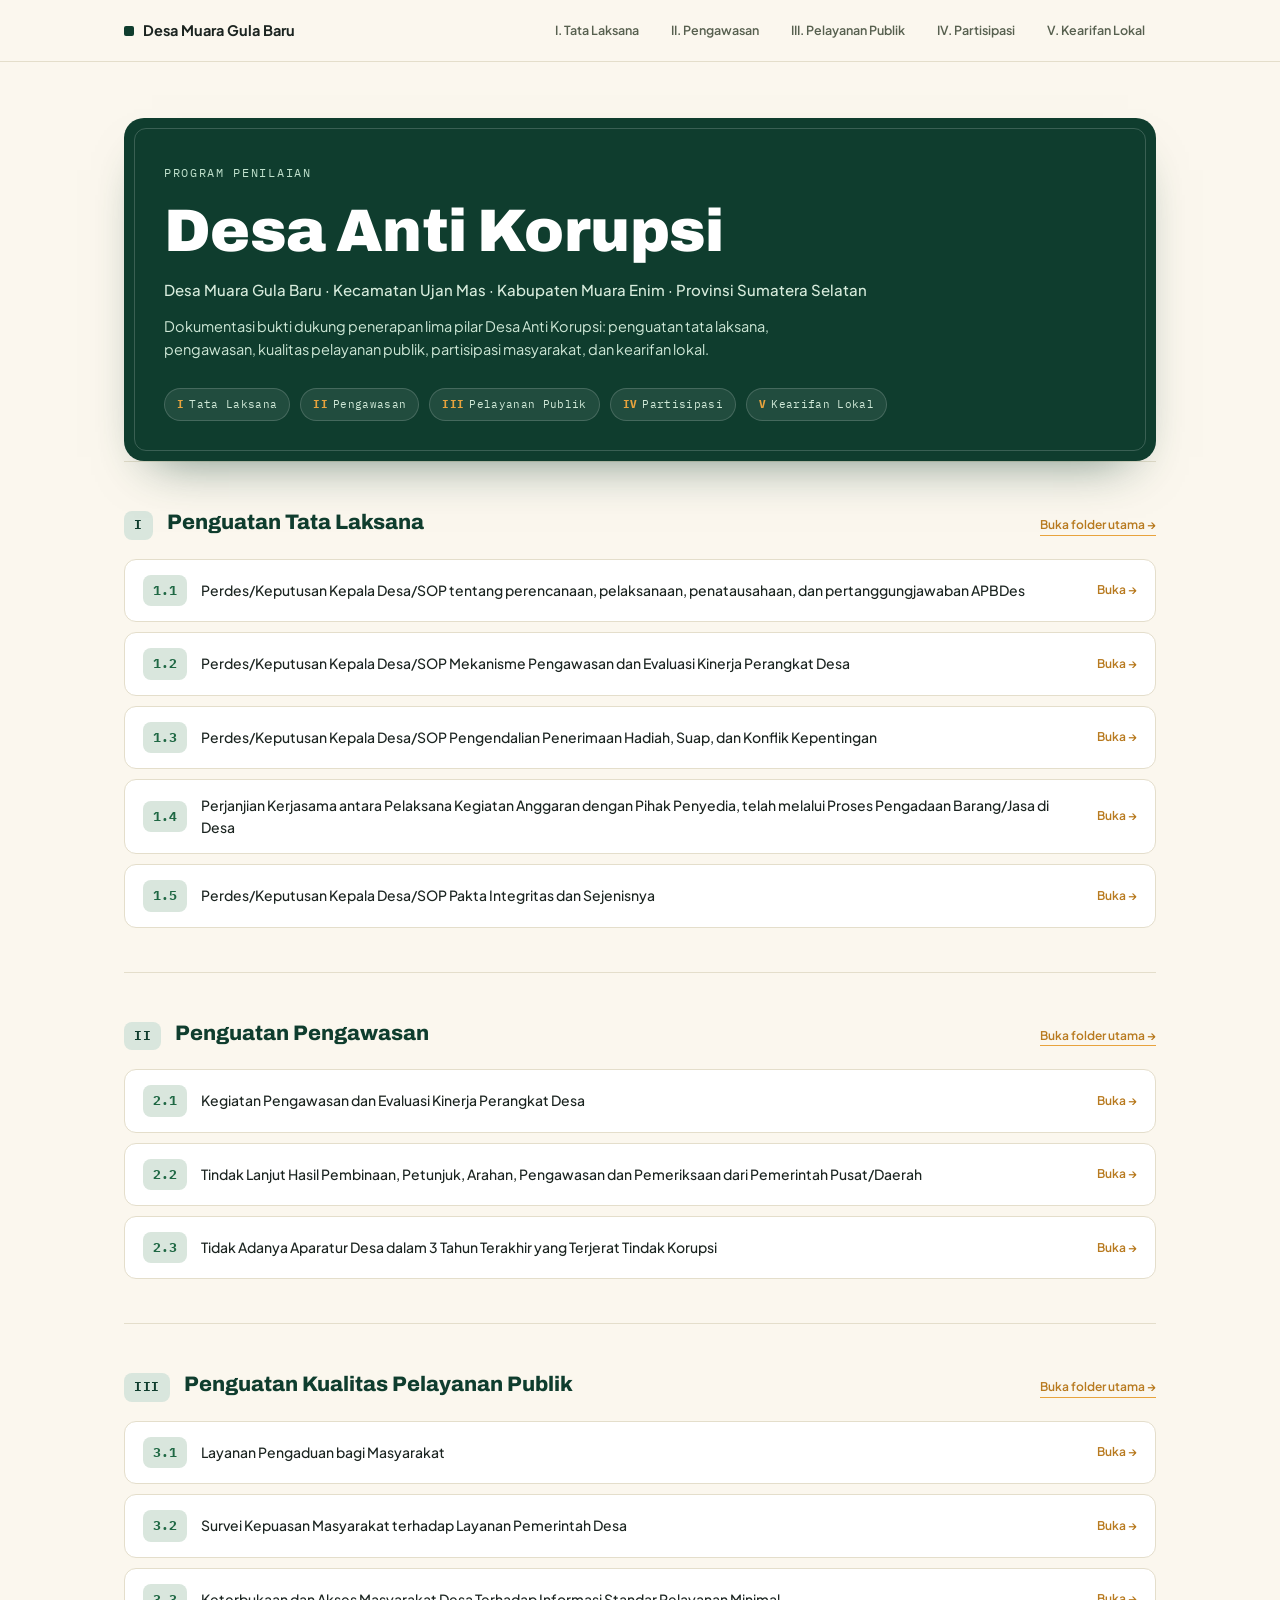
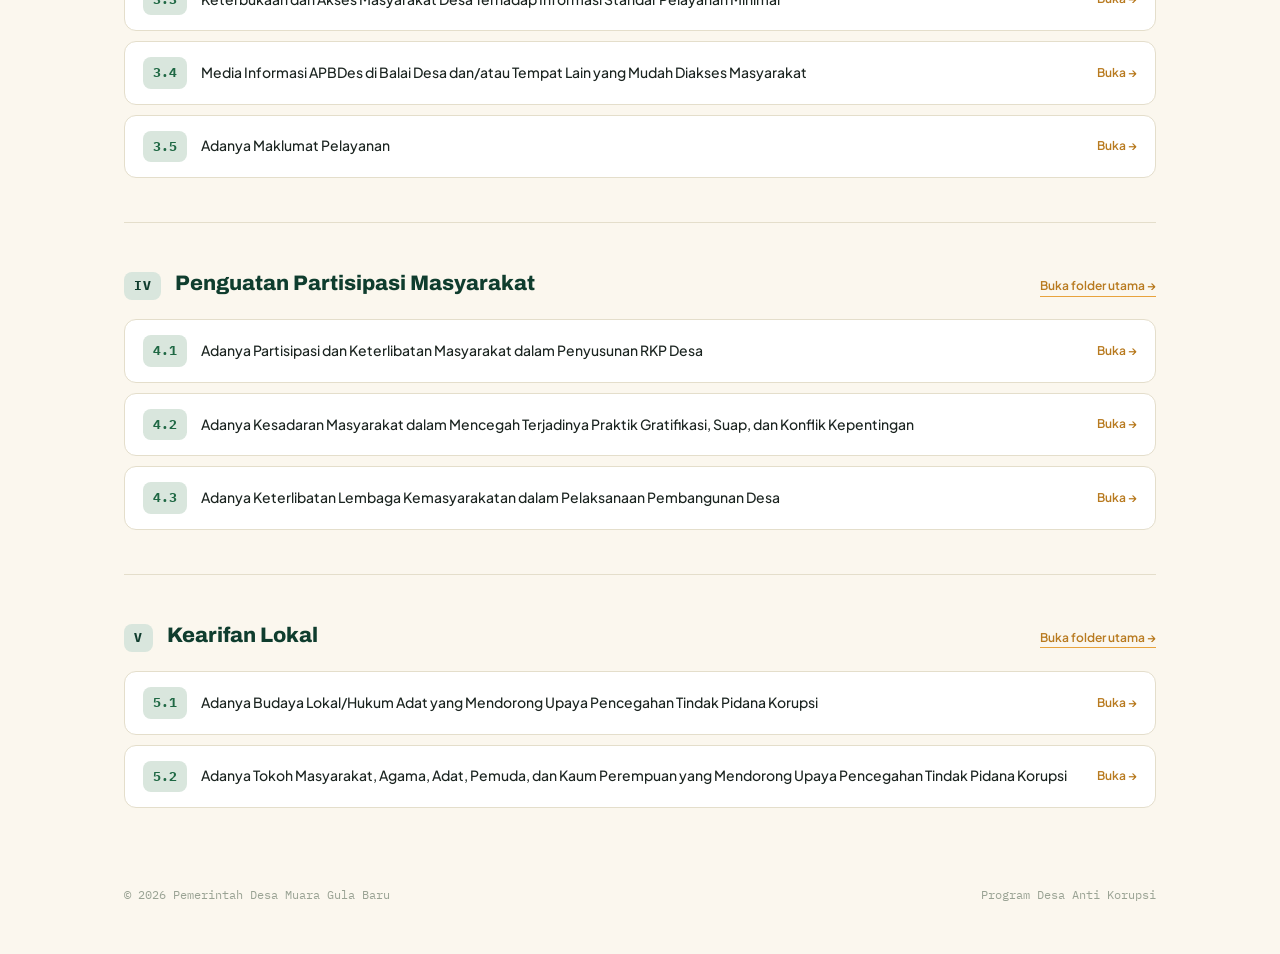
<file: 16.03.11.2005/dak/index.html>
<!DOCTYPE html>
<html lang="id">

<head>
  <meta charset="UTF-8">
  <meta name="viewport" content="width=device-width, initial-scale=1.0">
  <title>Desa Anti Korupsi — Desa Muara Gula Baru</title>
  <link rel="preconnect" href="https://fonts.googleapis.com">
  <link rel="preconnect" href="https://fonts.gstatic.com" crossorigin>
  <link
    href="https://fonts.googleapis.com/css2?family=Archivo:wght@500;700;800;900&family=Plus+Jakarta+Sans:wght@400;500;600;700&family=IBM+Plex+Mono:wght@500;600&display=swap"
    rel="stylesheet">
  <style>
    :root {
      --cream: #FBF7EE;
      --surface: #FFFFFF;
      --ink: #1B2420;
      --ink-soft: #57604F;
      --green-deep: #0F3D2E;
      --green-mid: #1F6844;
      --green-line: #D9E6DD;
      --gold: #E8A33D;
      --gold-deep: #B87A1F;
      --rule: #E4DECB;
    }

    * {
      box-sizing: border-box;
      margin: 0;
      padding: 0;
    }

    html {
      scroll-behavior: smooth;
    }

    body {
      background: var(--cream);
      color: var(--ink);
      font-family: 'Plus Jakarta Sans', sans-serif;
      line-height: 1.55;
      -webkit-font-smoothing: antialiased;
    }

    .wrap {
      max-width: 1080px;
      margin: 0 auto;
      padding: 0 24px;
    }

    a {
      color: inherit;
    }

    .topbar {
      position: sticky;
      top: 0;
      z-index: 30;
      background: rgba(251, 247, 238, .92);
      backdrop-filter: blur(6px);
      border-bottom: 1px solid var(--rule);
    }

    .topbar-inner {
      display: flex;
      align-items: center;
      justify-content: space-between;
      padding: 14px 24px;
      max-width: 1080px;
      margin: 0 auto;
      flex-wrap: wrap;
      gap: 10px;
    }

    .brand {
      display: flex;
      align-items: center;
      gap: 9px;
      font-weight: 700;
      font-size: 14.5px;
    }

    .brand .sq {
      width: 10px;
      height: 10px;
      background: var(--green-deep);
      border-radius: 2px;
    }

    .topbar nav {
      display: flex;
      gap: 10px;
      flex-wrap: wrap;
    }

    .topbar nav a {
      font-size: 12.5px;
      font-weight: 600;
      text-decoration: none;
      color: var(--ink-soft);
      padding: 6px 10px;
      border-radius: 20px;
      border: 1px solid transparent;
    }

    .topbar nav a:hover {
      color: var(--green-deep);
      border-color: var(--rule);
    }

    .hero {
      padding: 56px 0 20px;
    }

    .signboard {
      background: var(--green-deep);
      border-radius: 20px;
      padding: 46px 40px 40px;
      position: relative;
      overflow: hidden;
      box-shadow: 0 24px 50px -28px rgba(15, 61, 46, .65);
    }

    .signboard::before {
      content: "";
      position: absolute;
      inset: 10px;
      border: 1.5px solid rgba(255, 255, 255, .18);
      border-radius: 12px;
      pointer-events: none;
    }

    .signboard .kicker {
      font-family: 'IBM Plex Mono', monospace;
      font-size: 12px;
      letter-spacing: .14em;
      text-transform: uppercase;
      color: #BFE0CC;
      margin-bottom: 18px;
    }

    .signboard h1 {
      font-family: 'Archivo', sans-serif;
      font-weight: 900;
      font-size: clamp(34px, 6vw, 60px);
      letter-spacing: -.01em;
      line-height: 1.02;
      color: #FFFFFF;
    }

    .signboard .loc {
      margin-top: 16px;
      font-size: 15px;
      color: #D8ECDD;
      font-weight: 500;
    }

    .signboard .desc {
      margin-top: 14px;
      font-size: 14.5px;
      color: #CFE8D7;
      max-width: 62ch;
    }

    .pillars-strip {
      margin-top: 28px;
      display: flex;
      gap: 10px;
      flex-wrap: wrap;
    }

    .pillar-chip {
      font-family: 'IBM Plex Mono', monospace;
      font-size: 11px;
      letter-spacing: .03em;
      background: rgba(255, 255, 255, .08);
      border: 1px solid rgba(255, 255, 255, .16);
      color: #CFE8D7;
      padding: 7px 12px;
      border-radius: 20px;
      text-decoration: none;
    }

    .pillar-chip b {
      color: var(--gold);
      margin-right: 5px;
    }

    .pillar-chip:hover {
      border-color: var(--gold);
    }

    section.pilar {
      padding: 44px 0;
      border-top: 1px solid var(--rule);
    }

    .pilar-head {
      display: flex;
      align-items: baseline;
      gap: 14px;
      margin-bottom: 18px;
      flex-wrap: wrap;
    }

    .pilar-head .roman {
      font-family: 'IBM Plex Mono', monospace;
      font-size: 13px;
      color: var(--gold-deep);
      font-weight: 700;
      letter-spacing: .04em;
      background: var(--green-line);
      color: var(--green-deep);
      padding: 4px 10px;
      border-radius: 8px;
    }

    .pilar-head a.pilar-title {
      font-family: 'Archivo', sans-serif;
      font-weight: 800;
      font-size: 21px;
      color: var(--green-deep);
      text-decoration: none;
      border-bottom: 2px solid transparent;
    }

    .pilar-head a.pilar-title:hover {
      border-color: var(--gold);
    }

    .pilar-head .go-folder {
      font-size: 12px;
      font-weight: 600;
      color: var(--gold-deep);
      text-decoration: none;
      border-bottom: 1.5px solid var(--gold);
      margin-left: auto;
    }

    .sub-list {
      display: flex;
      flex-direction: column;
      gap: 10px;
    }

    .sub-row {
      display: flex;
      align-items: center;
      gap: 14px;
      background: var(--surface);
      border: 1px solid var(--rule);
      border-radius: 12px;
      padding: 15px 18px;
      text-decoration: none;
      transition: .15s ease;
    }

    .sub-row:hover {
      border-color: var(--gold);
    }

    .sub-no {
      flex: 0 0 auto;
      min-width: 44px;
      text-align: center;
      font-family: 'IBM Plex Mono', monospace;
      font-weight: 700;
      font-size: 12.5px;
      color: var(--green-mid);
      background: var(--green-line);
      border-radius: 8px;
      padding: 6px 8px;
    }

    .sub-title {
      flex: 1;
      font-size: 14px;
      font-weight: 500;
      color: var(--ink);
    }

    .sub-go {
      font-size: 12px;
      color: var(--gold-deep);
      font-weight: 600;
      white-space: nowrap;
    }

    footer.site {
      padding: 34px 0 50px;
      font-family: 'IBM Plex Mono', monospace;
      font-size: 11.5px;
      color: #9AA394;
      display: flex;
      justify-content: space-between;
      flex-wrap: wrap;
      gap: 10px;
    }

    @media (max-width:640px) {
      .signboard {
        padding: 32px 22px 30px;
        border-radius: 16px;
      }

      .pilar-head .go-folder {
        margin-left: 0;
      }
    }
  </style>
</head>

<body>

  <div class="topbar">
    <div class="topbar-inner">
      <div class="brand"><span class="sq"></span> Desa Muara Gula Baru</div>
      <nav>
        <a href="#pilar-1">I. Tata Laksana</a>
        <a href="#pilar-2">II. Pengawasan</a>
        <a href="#pilar-3">III. Pelayanan Publik</a>
        <a href="#pilar-4">IV. Partisipasi</a>
        <a href="#pilar-5">V. Kearifan Lokal</a>
      </nav>
    </div>
  </div>

  <div class="wrap">

    <section class="hero" style="padding-bottom:0;">
      <div class="signboard">
        <div class="kicker">Program Penilaian</div>
        <h1>Desa Anti Korupsi</h1>
        <div class="loc">Desa Muara Gula Baru · Kecamatan Ujan Mas · Kabupaten Muara Enim · Provinsi Sumatera Selatan
        </div>
        <div class="desc">Dokumentasi bukti dukung penerapan lima pilar Desa Anti Korupsi: penguatan tata laksana,
          pengawasan, kualitas pelayanan publik, partisipasi masyarakat, dan kearifan lokal.</div>
        <div class="pillars-strip">
          <a class="pillar-chip" href="#pilar-1"><b>I</b>Tata Laksana</a>
          <a class="pillar-chip" href="#pilar-2"><b>II</b>Pengawasan</a>
          <a class="pillar-chip" href="#pilar-3"><b>III</b>Pelayanan Publik</a>
          <a class="pillar-chip" href="#pilar-4"><b>IV</b>Partisipasi</a>
          <a class="pillar-chip" href="#pilar-5"><b>V</b>Kearifan Lokal</a>
        </div>
      </div>
    </section>

    <!-- PILAR I -->
    <section class="pilar" id="pilar-1">
      <div class="pilar-head">
        <span class="roman">I</span>
        <a class="pilar-title"
          href="https://drive.google.com/drive/folders/1nikcLR4eIY_kCHQizK68S7ImIePi5PaF?usp=drive_link" target="_blank"
          rel="noopener">Penguatan Tata Laksana</a>
        <a class="go-folder"
          href="https://drive.google.com/drive/folders/1nikcLR4eIY_kCHQizK68S7ImIePi5PaF?usp=drive_link" target="_blank"
          rel="noopener">Buka folder utama →</a>
      </div>
      <div class="sub-list">
        <a class="sub-row"
          href="https://drive.google.com/drive/folders/1Qf4_BrSzsQDqm3SsxLOx3rspkOrblbxE?usp=drive_link" target="_blank"
          rel="noopener">
          <div class="sub-no">1.1</div>
          <div class="sub-title">Perdes/Keputusan Kepala Desa/SOP tentang perencanaan, pelaksanaan, penatausahaan, dan
            pertanggungjawaban APBDes</div>
          <div class="sub-go">Buka →</div>
        </a>
        <a class="sub-row"
          href="https://drive.google.com/drive/folders/1PS-E6msUWZy6Xzx_ssdCLxd4U2ubwXbP?usp=drive_link" target="_blank"
          rel="noopener">
          <div class="sub-no">1.2</div>
          <div class="sub-title">Perdes/Keputusan Kepala Desa/SOP Mekanisme Pengawasan dan Evaluasi Kinerja Perangkat
            Desa</div>
          <div class="sub-go">Buka →</div>
        </a>
        <a class="sub-row"
          href="https://drive.google.com/drive/folders/1xtQZG7iv6SSVCCo5jiulWIAy_LZ0vY3T?usp=drive_link" target="_blank"
          rel="noopener">
          <div class="sub-no">1.3</div>
          <div class="sub-title">Perdes/Keputusan Kepala Desa/SOP Pengendalian Penerimaan Hadiah, Suap, dan Konflik
            Kepentingan</div>
          <div class="sub-go">Buka →</div>
        </a>
        <a class="sub-row"
          href="https://drive.google.com/drive/folders/1lEa6ucycx2kkhGiUXzHQjQa4wlnulmZM?usp=drive_link" target="_blank"
          rel="noopener">
          <div class="sub-no">1.4</div>
          <div class="sub-title">Perjanjian Kerjasama antara Pelaksana Kegiatan Anggaran dengan Pihak Penyedia, telah
            melalui Proses Pengadaan Barang/Jasa di Desa</div>
          <div class="sub-go">Buka →</div>
        </a>
        <a class="sub-row"
          href="https://drive.google.com/drive/folders/1xPywAQDRacU4mdubgO1f-epTXxOARAYI?usp=drive_link" target="_blank"
          rel="noopener">
          <div class="sub-no">1.5</div>
          <div class="sub-title">Perdes/Keputusan Kepala Desa/SOP Pakta Integritas dan Sejenisnya</div>
          <div class="sub-go">Buka →</div>
        </a>
      </div>
    </section>

    <!-- PILAR II -->
    <section class="pilar" id="pilar-2">
      <div class="pilar-head">
        <span class="roman">II</span>
        <a class="pilar-title"
          href="https://drive.google.com/drive/folders/1b_4-S0r6i__aFQ1g44DAKHfZdgch1hxz?usp=drive_link" target="_blank"
          rel="noopener">Penguatan Pengawasan</a>
        <a class="go-folder"
          href="https://drive.google.com/drive/folders/1b_4-S0r6i__aFQ1g44DAKHfZdgch1hxz?usp=drive_link" target="_blank"
          rel="noopener">Buka folder utama →</a>
      </div>
      <div class="sub-list">
        <a class="sub-row"
          href="https://drive.google.com/drive/folders/1GitO4b0JkvEQlAhY-DUTBiMPYgO9lrZn?usp=drive_link" target="_blank"
          rel="noopener">
          <div class="sub-no">2.1</div>
          <div class="sub-title">Kegiatan Pengawasan dan Evaluasi Kinerja Perangkat Desa</div>
          <div class="sub-go">Buka →</div>
        </a>
        <a class="sub-row"
          href="https://drive.google.com/drive/folders/1i7NhbIbbbyMPuWzfV5SLZRGx0izqu4pf?usp=drive_link" target="_blank"
          rel="noopener">
          <div class="sub-no">2.2</div>
          <div class="sub-title">Tindak Lanjut Hasil Pembinaan, Petunjuk, Arahan, Pengawasan dan Pemeriksaan dari
            Pemerintah Pusat/Daerah</div>
          <div class="sub-go">Buka →</div>
        </a>
        <a class="sub-row"
          href="https://drive.google.com/drive/folders/1U92ZKGZWlTrUq8ErVyHAdA38ZEQ6d7XO?usp=drive_link" target="_blank"
          rel="noopener">
          <div class="sub-no">2.3</div>
          <div class="sub-title">Tidak Adanya Aparatur Desa dalam 3 Tahun Terakhir yang Terjerat Tindak Korupsi</div>
          <div class="sub-go">Buka →</div>
        </a>
      </div>
    </section>

    <!-- PILAR III -->
    <section class="pilar" id="pilar-3">
      <div class="pilar-head">
        <span class="roman">III</span>
        <a class="pilar-title"
          href="https://drive.google.com/drive/folders/1iJ5c_oZrSs5BVZTEDB0FqWMGczTCTJzt?usp=drive_link" target="_blank"
          rel="noopener">Penguatan Kualitas Pelayanan Publik</a>
        <a class="go-folder"
          href="https://drive.google.com/drive/folders/1iJ5c_oZrSs5BVZTEDB0FqWMGczTCTJzt?usp=drive_link" target="_blank"
          rel="noopener">Buka folder utama →</a>
      </div>
      <div class="sub-list">
        <a class="sub-row"
          href="https://drive.google.com/drive/folders/1FO_-bLBovBAabkFULg8DVoRoMFbmmOit?usp=drive_link" target="_blank"
          rel="noopener">
          <div class="sub-no">3.1</div>
          <div class="sub-title">Layanan Pengaduan bagi Masyarakat</div>
          <div class="sub-go">Buka →</div>
        </a>
        <a class="sub-row"
          href="https://drive.google.com/drive/folders/1nMUUgXnBf713S3lHOLKn42vYedrAhc2v?usp=drive_link" target="_blank"
          rel="noopener">
          <div class="sub-no">3.2</div>
          <div class="sub-title">Survei Kepuasan Masyarakat terhadap Layanan Pemerintah Desa</div>
          <div class="sub-go">Buka →</div>
        </a>
        <a class="sub-row"
          href="https://drive.google.com/drive/folders/13do1EALG3URFLCEGhuURkKH75h_GwZ6O?usp=drive_link" target="_blank"
          rel="noopener">
          <div class="sub-no">3.3</div>
          <div class="sub-title">Keterbukaan dan Akses Masyarakat Desa Terhadap Informasi Standar Pelayanan Minimal
          </div>
          <div class="sub-go">Buka →</div>
        </a>
        <a class="sub-row"
          href="https://drive.google.com/drive/folders/1MqBWgHswvId4EanX2ZisP4OQR8wt4IgK?usp=drive_link" target="_blank"
          rel="noopener">
          <div class="sub-no">3.4</div>
          <div class="sub-title">Media Informasi APBDes di Balai Desa dan/atau Tempat Lain yang Mudah Diakses Masyarakat
          </div>
          <div class="sub-go">Buka →</div>
        </a>
        <a class="sub-row"
          href="https://drive.google.com/drive/folders/1oBphkNKkfif6B9dcYATWGECAQJmEuDVN?usp=drive_link" target="_blank"
          rel="noopener">
          <div class="sub-no">3.5</div>
          <div class="sub-title">Adanya Maklumat Pelayanan</div>
          <div class="sub-go">Buka →</div>
        </a>
      </div>
    </section>

    <!-- PILAR IV -->
    <section class="pilar" id="pilar-4">
      <div class="pilar-head">
        <span class="roman">IV</span>
        <a class="pilar-title"
          href="https://drive.google.com/drive/folders/13UTkilJY2F5DMqUtkXwcxK5Kx-TpVwGC?usp=drive_link" target="_blank"
          rel="noopener">Penguatan Partisipasi Masyarakat</a>
        <a class="go-folder"
          href="https://drive.google.com/drive/folders/13UTkilJY2F5DMqUtkXwcxK5Kx-TpVwGC?usp=drive_link" target="_blank"
          rel="noopener">Buka folder utama →</a>
      </div>
      <div class="sub-list">
        <a class="sub-row"
          href="https://drive.google.com/drive/folders/1iO_YC_MK5dttT-lgpPZ7Ys2twV1fSeFi?usp=drive_link" target="_blank"
          rel="noopener">
          <div class="sub-no">4.1</div>
          <div class="sub-title">Adanya Partisipasi dan Keterlibatan Masyarakat dalam Penyusunan RKP Desa</div>
          <div class="sub-go">Buka →</div>
        </a>
        <a class="sub-row"
          href="https://drive.google.com/drive/folders/1xE-zTVQ12OHZ2eEVa2NRAvbnard-wlwL?usp=drive_link" target="_blank"
          rel="noopener">
          <div class="sub-no">4.2</div>
          <div class="sub-title">Adanya Kesadaran Masyarakat dalam Mencegah Terjadinya Praktik Gratifikasi, Suap, dan
            Konflik Kepentingan</div>
          <div class="sub-go">Buka →</div>
        </a>
        <a class="sub-row"
          href="https://drive.google.com/drive/folders/1PitElLvqppUiyWtQb22N9IXbgnDUcYXP?usp=drive_link" target="_blank"
          rel="noopener">
          <div class="sub-no">4.3</div>
          <div class="sub-title">Adanya Keterlibatan Lembaga Kemasyarakatan dalam Pelaksanaan Pembangunan Desa</div>
          <div class="sub-go">Buka →</div>
        </a>
      </div>
    </section>

    <!-- PILAR V -->
    <section class="pilar" id="pilar-5">
      <div class="pilar-head">
        <span class="roman">V</span>
        <a class="pilar-title"
          href="https://drive.google.com/drive/folders/1aTRugV5hFyKOPgBqjfbFAz59Z7E6NX_T?usp=drive_link" target="_blank"
          rel="noopener">Kearifan Lokal</a>
        <a class="go-folder"
          href="https://drive.google.com/drive/folders/1aTRugV5hFyKOPgBqjfbFAz59Z7E6NX_T?usp=drive_link" target="_blank"
          rel="noopener">Buka folder utama →</a>
      </div>
      <div class="sub-list">
        <a class="sub-row"
          href="https://drive.google.com/drive/folders/1QD_VTopdDKoD4MXMW2JGcVEbKkEfDODW?usp=drive_link" target="_blank"
          rel="noopener">
          <div class="sub-no">5.1</div>
          <div class="sub-title">Adanya Budaya Lokal/Hukum Adat yang Mendorong Upaya Pencegahan Tindak Pidana Korupsi
          </div>
          <div class="sub-go">Buka →</div>
        </a>
        <a class="sub-row"
          href="https://drive.google.com/drive/folders/15q29xdLD3i4S-QNmYRV3dVR7Lp800uwT?usp=drive_link" target="_blank"
          rel="noopener">
          <div class="sub-no">5.2</div>
          <div class="sub-title">Adanya Tokoh Masyarakat, Agama, Adat, Pemuda, dan Kaum Perempuan yang Mendorong Upaya
            Pencegahan Tindak Pidana Korupsi</div>
          <div class="sub-go">Buka →</div>
        </a>
      </div>
    </section>

  </div>

  <footer class="site">
    <div class="wrap" style="display:flex; justify-content:space-between; flex-wrap:wrap; gap:10px; width:100%;">
      <span>© 2026 Pemerintah Desa Muara Gula Baru</span>
      <span>Program Desa Anti Korupsi</span>
    </div>
  </footer>

</body>

</html>
</file>
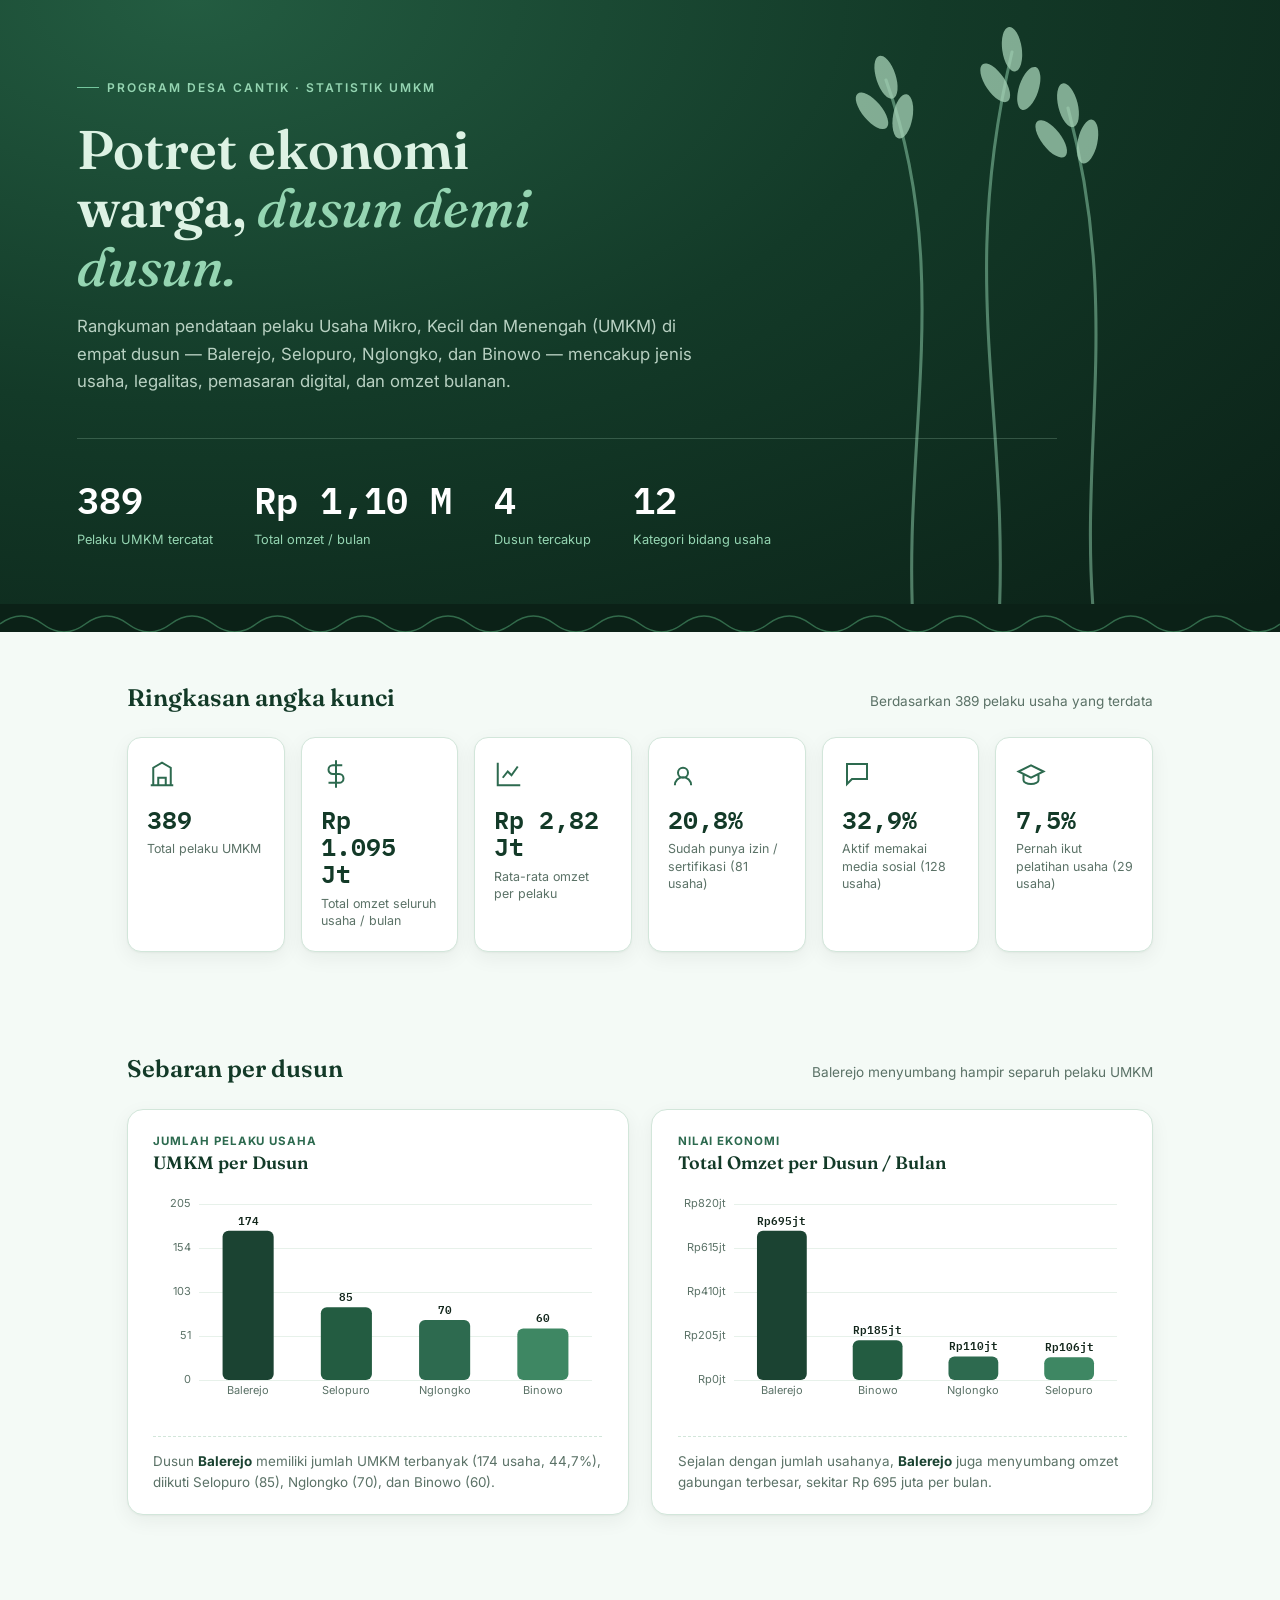
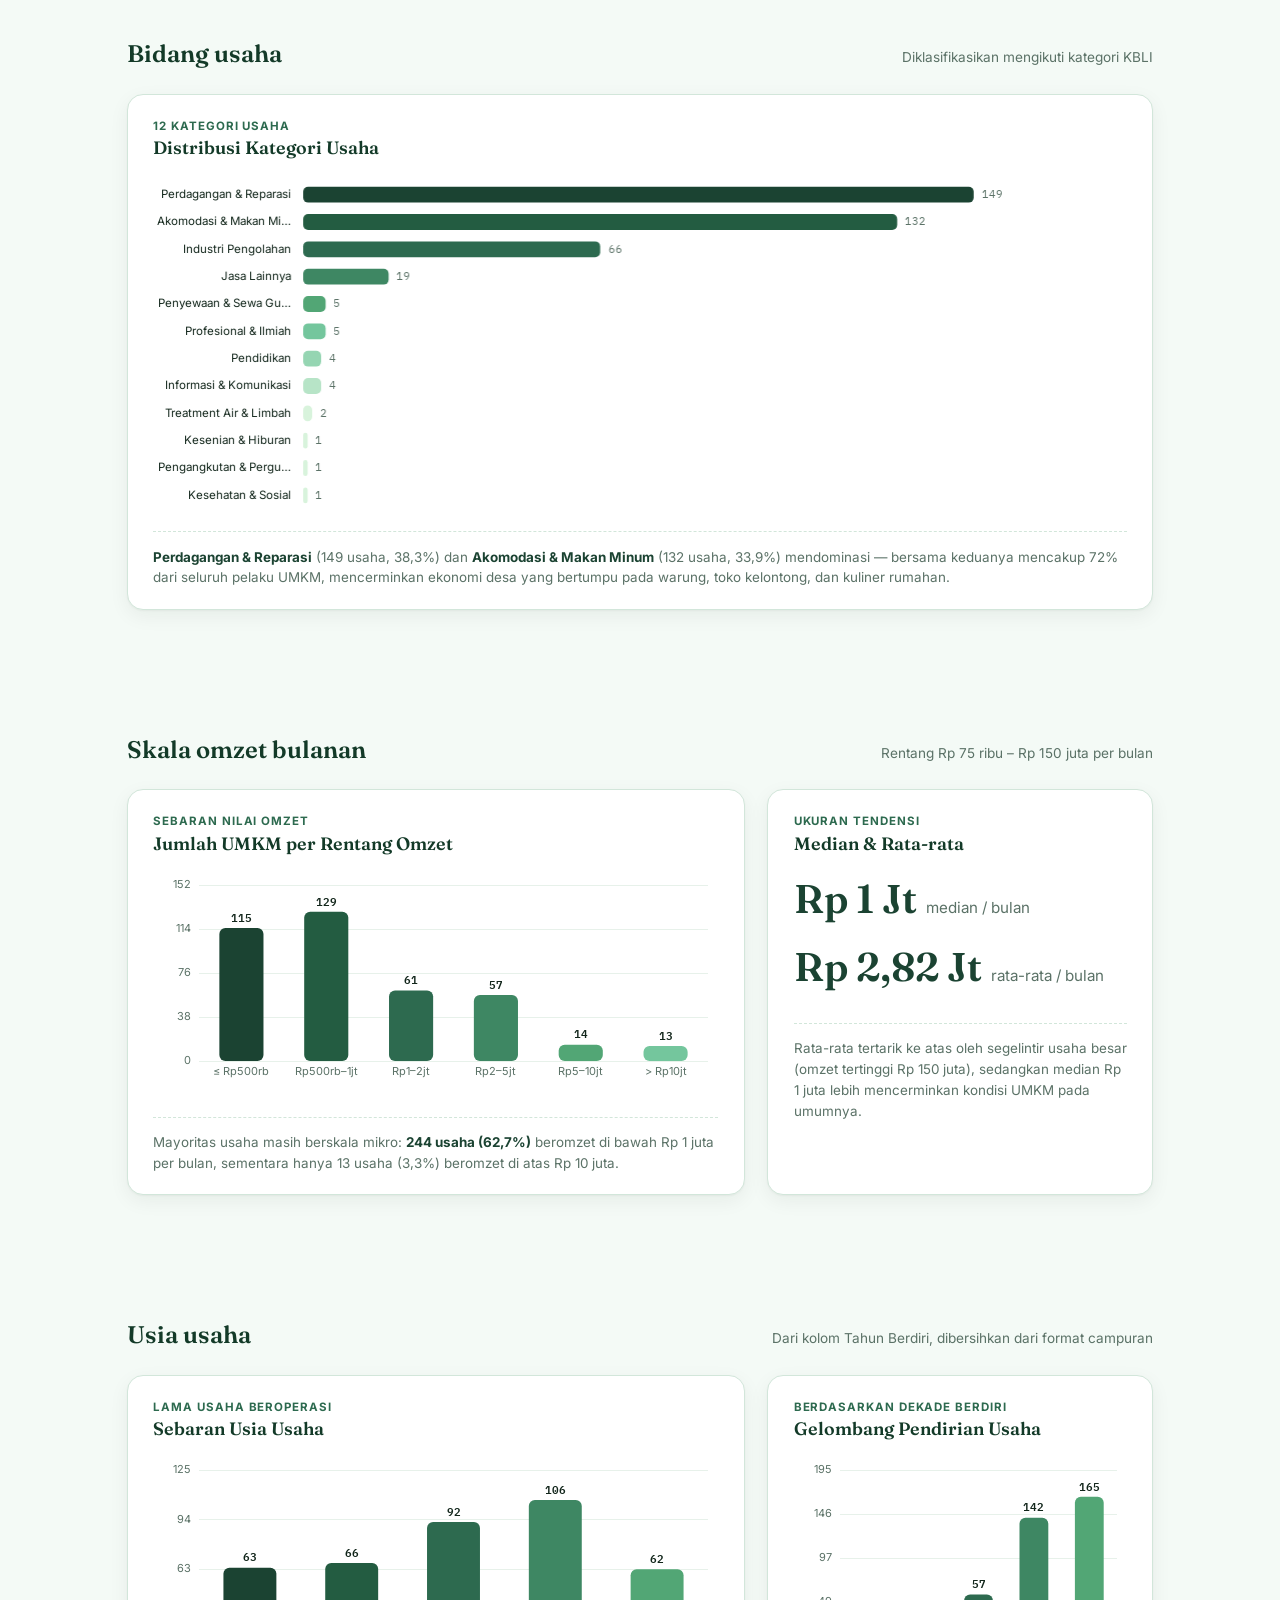
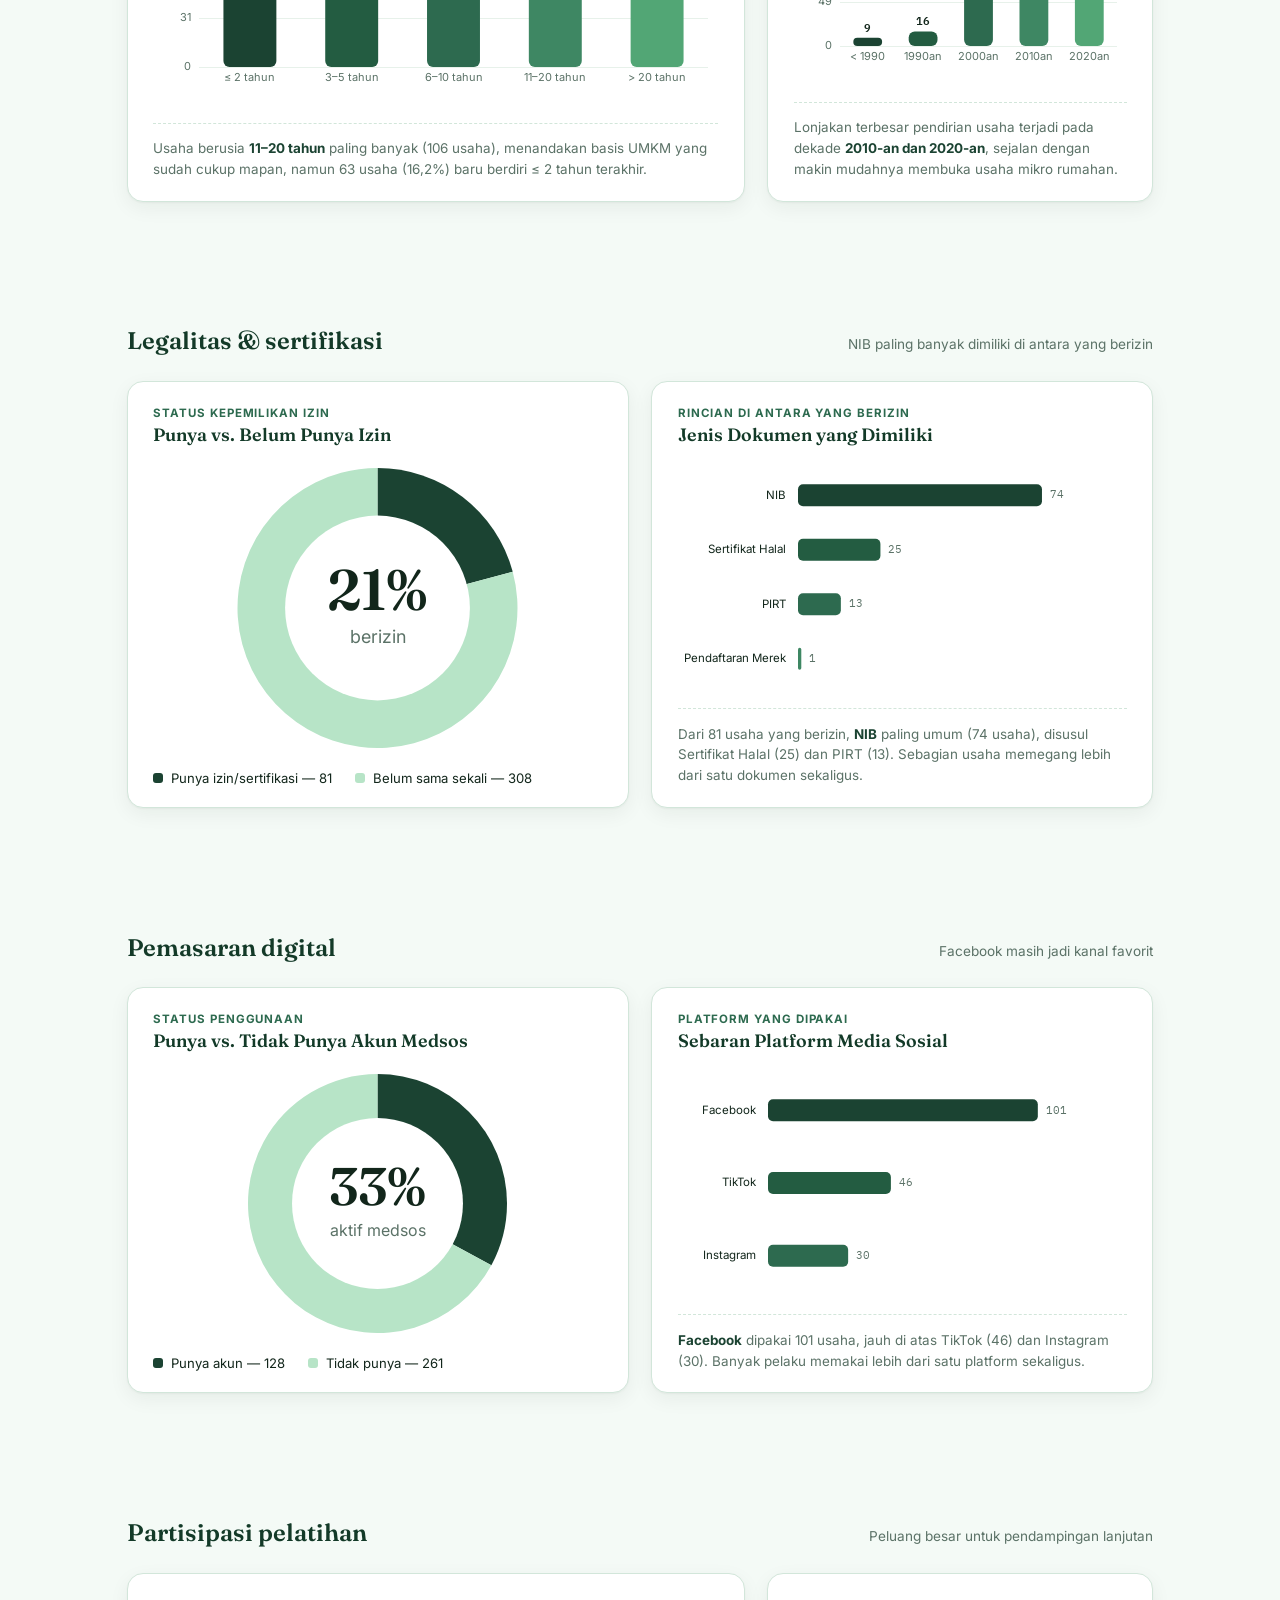
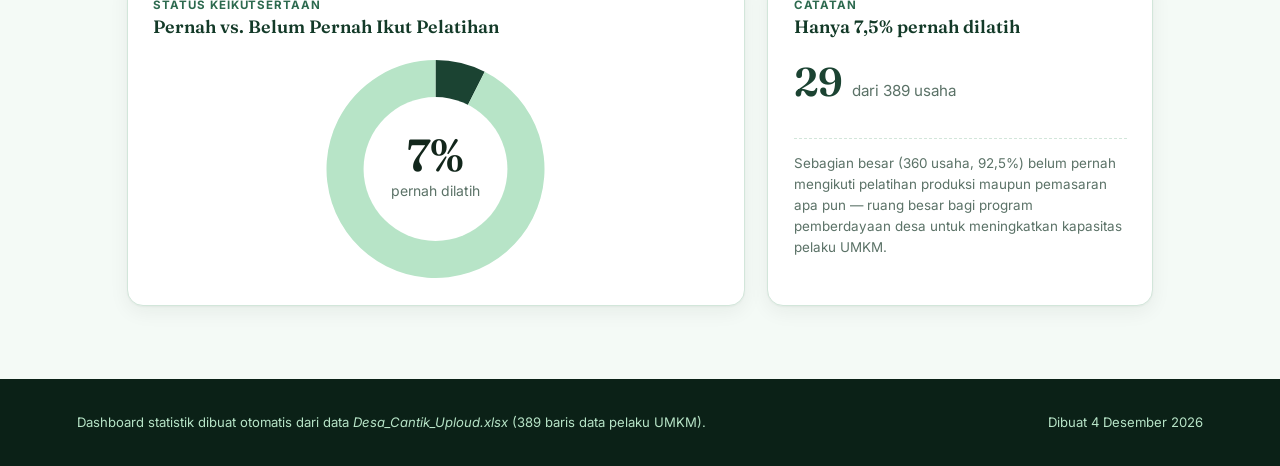
<file: 35.19.01.2012/desa-cantik/index.html>
<!DOCTYPE html>
<html lang="id">
<head>
<meta charset="UTF-8">
<meta name="viewport" content="width=device-width, initial-scale=1.0">
<title>Statistik UMKM Desa · Dashboard Desa Cantik</title>
<link rel="preconnect" href="https://fonts.googleapis.com">
<link rel="preconnect" href="https://fonts.gstatic.com" crossorigin>
<link href="https://fonts.googleapis.com/css2?family=Fraunces:opsz,wght@9..144,400;9..144,500;9..144,600;9..144,700&family=Inter:wght@400;500;600;700;800&family=IBM+Plex+Mono:wght@400;500;600&display=swap" rel="stylesheet">
<style>
  :root{
    --bg: #F4FAF6;
    --surface: #FFFFFF;
    --forest-950: #0B2117;
    --forest-800: #133A28;
    --forest-700: #1B4332;
    --forest-600: #235C41;
    --forest-500: #2D6A4F;
    --forest-400: #3E8763;
    --mint-400: #52A675;
    --mint-300: #74C69D;
    --mint-200: #95D5B2;
    --mint-100: #B7E4C7;
    --mint-50:  #DDF2E4;
    --ink: #12261B;
    --muted: #5B7267;
    --hairline: #D2E6DA;
    --shadow: 0 1px 2px rgba(11,33,23,0.04), 0 6px 20px rgba(11,33,23,0.06);
  }

  *{ box-sizing: border-box; }

  html{ scroll-behavior: smooth; }

  body{
    margin:0;
    background: var(--bg);
    color: var(--ink);
    font-family: 'Inter', -apple-system, sans-serif;
    -webkit-font-smoothing: antialiased;
  }

  h1,h2,h3, .num-display{
    font-family: 'Fraunces', Georgia, serif;
  }

  .mono{ font-family: 'IBM Plex Mono', monospace; }

  a{ color: inherit; }

  /* ===== HERO ===== */
  .hero{
    position: relative;
    background: radial-gradient(120% 140% at 15% 0%, var(--forest-600) 0%, var(--forest-800) 48%, var(--forest-950) 100%);
    color: var(--mint-50);
    overflow: hidden;
    padding: 4.5rem 6vw 3.5rem;
  }

  .hero-inner{
    position: relative;
    z-index: 2;
    max-width: 980px;
  }

  .eyebrow{
    display:inline-flex;
    align-items:center;
    gap:.5rem;
    font-size: .75rem;
    letter-spacing: .16em;
    text-transform: uppercase;
    color: var(--mint-200);
    font-weight: 600;
    margin-bottom: 1.6rem;
  }
  .eyebrow::before{
    content:"";
    width: 22px; height: 1px;
    background: var(--mint-300);
    display:inline-block;
  }

  .hero h1{
    font-size: clamp(2.1rem, 4.6vw, 3.4rem);
    font-weight: 600;
    line-height: 1.08;
    margin: 0 0 1rem;
    max-width: 15ch;
  }
  .hero h1 em{
    font-style: italic;
    color: var(--mint-200);
    font-weight: 500;
  }

  .hero p.lede{
    font-size: 1.05rem;
    line-height: 1.65;
    color: rgba(221,242,228,0.82);
    max-width: 56ch;
    margin: 0 0 2.6rem;
  }

  .hero-stats{
    display:flex;
    flex-wrap: wrap;
    gap: 2.6rem;
    padding-top: 2rem;
    border-top: 1px solid rgba(183,228,199,0.22);
  }
  .hero-stat .num{
    font-size: clamp(1.7rem, 3vw, 2.3rem);
    font-weight: 600;
    color: #fff;
    display:block;
  }
  .hero-stat .lbl{
    font-size: .8rem;
    color: var(--mint-200);
    margin-top: .3rem;
  }

  /* rice-stalk decoration */
  .stalks{
    position:absolute;
    right: -2%;
    bottom: -6%;
    width: min(46vw, 560px);
    opacity: .9;
    z-index:1;
    pointer-events:none;
  }
  .stalks path{ transform-origin: bottom; }

  /* divider */
  .grain-divider{
    background: var(--forest-950);
    line-height: 0;
  }
  .grain-divider svg{ width:100%; height:28px; display:block; }

  /* ===== LAYOUT ===== */
  .wrap{ max-width: 1180px; margin: 0 auto; padding: 0 6vw; }
  section.block{ padding: 3.2rem 0; }

  .section-head{
    display:flex;
    align-items: baseline;
    justify-content: space-between;
    gap: 1rem;
    margin-bottom: 1.6rem;
  }
  .section-head h2{
    font-size: 1.5rem;
    font-weight: 600;
    color: var(--forest-800);
    margin: 0;
  }
  .section-head .section-note{
    font-size: .85rem;
    color: var(--muted);
    text-align: right;
  }

  /* ===== KPI CARDS ===== */
  .kpi-grid{
    display:grid;
    grid-template-columns: repeat(6, 1fr);
    gap: 1rem;
  }
  .kpi-card{
    background: var(--surface);
    border: 1px solid var(--hairline);
    border-radius: 14px;
    padding: 1.3rem 1.2rem;
    box-shadow: var(--shadow);
  }
  .kpi-card .kpi-icon{
    width: 30px; height:30px;
    margin-bottom: .8rem;
    color: var(--forest-500);
  }
  .kpi-card .kpi-num{
    font-family: 'IBM Plex Mono', monospace;
    font-size: 1.55rem;
    font-weight: 600;
    color: var(--forest-800);
    line-height:1.1;
  }
  .kpi-card .kpi-lbl{
    font-size: .78rem;
    color: var(--muted);
    margin-top: .45rem;
    line-height:1.4;
  }

  /* ===== CHART CARDS ===== */
  .chart-row{
    display:grid;
    gap: 1.4rem;
    margin-bottom: 1.4rem;
  }
  .chart-row.cols-2{ grid-template-columns: 1fr 1fr; }
  .chart-row.cols-2-1{ grid-template-columns: 1.6fr 1fr; }
  .chart-row.cols-1{ grid-template-columns: 1fr; }

  .card{
    background: var(--surface);
    border: 1px solid var(--hairline);
    border-radius: 16px;
    padding: 1.5rem 1.6rem 1.3rem;
    box-shadow: var(--shadow);
    display:flex;
    flex-direction: column;
  }
  .card .card-title{
    font-size: .72rem;
    font-weight: 700;
    letter-spacing: .08em;
    text-transform: uppercase;
    color: var(--forest-500);
    margin: 0 0 .2rem;
  }
  .card h3{
    font-size: 1.12rem;
    font-weight: 600;
    color: var(--forest-800);
    margin: 0 0 1rem;
  }
  .card .chart-holder{
    position: relative;
    flex: 1;
    min-height: 230px;
  }
  .card .chart-holder canvas{
    position: absolute;
    inset: 0;
    display: block;
    width: 100%;
    height: 100%;
  }
  .card .insight{
    margin-top: 1rem;
    padding-top: .9rem;
    border-top: 1px dashed var(--hairline);
    font-size: .84rem;
    color: var(--muted);
    line-height: 1.55;
  }
  .card .insight strong{ color: var(--forest-700); }

  .legend-row{
    display:flex;
    gap: 1.4rem;
    margin-top: 1rem;
    flex-wrap: wrap;
  }
  .legend-item{
    display:flex; align-items:center; gap:.5rem;
    font-size: .82rem; color: var(--ink);
  }
  .legend-dot{ width:10px; height:10px; border-radius:3px; display:inline-block; }

  .big-figure{
    display:flex;
    align-items:baseline;
    gap: .6rem;
    margin: .2rem 0 1rem;
  }
  .big-figure .value{
    font-family:'Fraunces', serif;
    font-size: 2.5rem;
    font-weight: 600;
    color: var(--forest-700);
  }
  .big-figure .unit{
    font-size: .95rem;
    color: var(--muted);
  }

  footer{
    background: var(--forest-950);
    color: var(--mint-100);
    padding: 2.2rem 6vw;
    font-size: .82rem;
    display:flex;
    justify-content: space-between;
    flex-wrap: wrap;
    gap: .6rem;
  }
  footer a{ color: var(--mint-200); text-decoration: underline; }

  @media (max-width: 880px){
    .kpi-grid{ grid-template-columns: repeat(2, 1fr); }
    .chart-row.cols-2, .chart-row.cols-2-1{ grid-template-columns: 1fr; }
    .hero{ padding: 3.2rem 6vw 2.6rem; }
    .stalks{ display:none; }
  }

  :focus-visible{
    outline: 2px solid var(--mint-300);
    outline-offset: 2px;
  }

  @media (prefers-reduced-motion: reduce){
    html{ scroll-behavior: auto; }
  }
</style>
</head>
<body>

<header class="hero">
  <svg class="stalks" viewBox="0 0 400 460" fill="none" xmlns="http://www.w3.org/2000/svg" aria-hidden="true">
    <g stroke="#95D5B2" stroke-width="2.2" stroke-linecap="round" opacity="0.55">
      <path d="M120 460 C 110 320, 150 200, 100 60"/>
      <path d="M180 460 C 190 300, 150 210, 190 40"/>
      <path d="M250 460 C 235 330, 270 230, 230 80"/>
    </g>
    <g fill="#B7E4C7" opacity="0.75">
      <ellipse cx="100" cy="58" rx="7" ry="16" transform="rotate(-18 100 58)"/>
      <ellipse cx="90" cy="82" rx="7" ry="16" transform="rotate(-40 90 82)"/>
      <ellipse cx="112" cy="86" rx="7" ry="16" transform="rotate(10 112 86)"/>
      <ellipse cx="190" cy="38" rx="7" ry="16" transform="rotate(-8 190 38)"/>
      <ellipse cx="178" cy="62" rx="7" ry="16" transform="rotate(-34 178 62)"/>
      <ellipse cx="202" cy="66" rx="7" ry="16" transform="rotate(18 202 66)"/>
      <ellipse cx="230" cy="78" rx="7" ry="16" transform="rotate(-14 230 78)"/>
      <ellipse cx="218" cy="102" rx="7" ry="16" transform="rotate(-38 218 102)"/>
      <ellipse cx="244" cy="104" rx="7" ry="16" transform="rotate(12 244 104)"/>
    </g>
  </svg>

  <div class="hero-inner">
    <div class="eyebrow">Program Desa Cantik &middot; Statistik UMKM</div>
    <h1>Potret ekonomi warga, <em>dusun demi dusun.</em></h1>
    <p class="lede">Rangkuman pendataan pelaku Usaha Mikro, Kecil dan Menengah (UMKM) di empat dusun &mdash; Balerejo, Selopuro, Nglongko, dan Binowo &mdash; mencakup jenis usaha, legalitas, pemasaran digital, dan omzet bulanan.</p>
    <div class="hero-stats">
      <div class="hero-stat">
        <span class="num mono">389</span>
        <span class="lbl">Pelaku UMKM tercatat</span>
      </div>
      <div class="hero-stat">
        <span class="num mono">Rp 1,10 M</span>
        <span class="lbl">Total omzet / bulan</span>
      </div>
      <div class="hero-stat">
        <span class="num mono">4</span>
        <span class="lbl">Dusun tercakup</span>
      </div>
      <div class="hero-stat">
        <span class="num mono">12</span>
        <span class="lbl">Kategori bidang usaha</span>
      </div>
    </div>
  </div>
</header>

<div class="grain-divider">
  <svg viewBox="0 0 1200 28" preserveAspectRatio="none" xmlns="http://www.w3.org/2000/svg" aria-hidden="true">
    <path d="M0 20 Q 20 4, 40 20 T 80 20 T 120 20 T 160 20 T 200 20 T 240 20 T 280 20 T 320 20 T 360 20 T 400 20 T 440 20 T 480 20 T 520 20 T 560 20 T 600 20 T 640 20 T 680 20 T 720 20 T 760 20 T 800 20 T 840 20 T 880 20 T 920 20 T 960 20 T 1000 20 T 1040 20 T 1080 20 T 1120 20 T 1160 20 T 1200 20"
      stroke="#52A675" stroke-width="1.4" fill="none" opacity="0.55"/>
  </svg>
</div>

<main class="wrap">

  <!-- KPI SECTION -->
  <section class="block" id="ringkasan">
    <div class="section-head">
      <h2>Ringkasan angka kunci</h2>
      <div class="section-note">Berdasarkan 389 pelaku usaha yang terdata</div>
    </div>
    <div class="kpi-grid">
      <div class="kpi-card">
        <svg class="kpi-icon" viewBox="0 0 24 24" fill="none" stroke="currentColor" stroke-width="1.6"><path d="M3 21h18M5 21V7l7-4 7 4v14M9 21v-6h6v6"/></svg>
        <div class="kpi-num">389</div>
        <div class="kpi-lbl">Total pelaku UMKM</div>
      </div>
      <div class="kpi-card">
        <svg class="kpi-icon" viewBox="0 0 24 24" fill="none" stroke="currentColor" stroke-width="1.6"><path d="M12 1v22M17 5H9.5a3.5 3.5 0 000 7h5a3.5 3.5 0 010 7H6"/></svg>
        <div class="kpi-num">Rp 1.095 Jt</div>
        <div class="kpi-lbl">Total omzet seluruh usaha / bulan</div>
      </div>
      <div class="kpi-card">
        <svg class="kpi-icon" viewBox="0 0 24 24" fill="none" stroke="currentColor" stroke-width="1.6"><path d="M3 3v18h18M7 15l4-5 3 3 5-7"/></svg>
        <div class="kpi-num">Rp 2,82 Jt</div>
        <div class="kpi-lbl">Rata-rata omzet per pelaku</div>
      </div>
      <div class="kpi-card">
        <svg class="kpi-icon" viewBox="0 0 24 24" fill="none" stroke="currentColor" stroke-width="1.6"><path d="M12 15a4 4 0 100-8 4 4 0 000 8zM5.5 21a6.5 6.5 0 0113 0"/></svg>
        <div class="kpi-num">20,8%</div>
        <div class="kpi-lbl">Sudah punya izin / sertifikasi (81 usaha)</div>
      </div>
      <div class="kpi-card">
        <svg class="kpi-icon" viewBox="0 0 24 24" fill="none" stroke="currentColor" stroke-width="1.6"><path d="M4 4h16v12H8l-4 4V4z"/></svg>
        <div class="kpi-num">32,9%</div>
        <div class="kpi-lbl">Aktif memakai media sosial (128 usaha)</div>
      </div>
      <div class="kpi-card">
        <svg class="kpi-icon" viewBox="0 0 24 24" fill="none" stroke="currentColor" stroke-width="1.6"><path d="M22 10L12 5 2 10l10 5 10-5zM6 12v5c0 1.7 2.7 3 6 3s6-1.3 6-3v-5"/></svg>
        <div class="kpi-num">7,5%</div>
        <div class="kpi-lbl">Pernah ikut pelatihan usaha (29 usaha)</div>
      </div>
    </div>
  </section>

  <!-- DUSUN SECTION -->
  <section class="block" id="dusun">
    <div class="section-head">
      <h2>Sebaran per dusun</h2>
      <div class="section-note">Balerejo menyumbang hampir separuh pelaku UMKM</div>
    </div>
    <div class="chart-row cols-2">
      <div class="card">
        <p class="card-title">Jumlah pelaku usaha</p>
        <h3>UMKM per Dusun</h3>
        <div class="chart-holder"><canvas id="chartDusunJumlah"></canvas></div>
        <div class="insight">Dusun <strong>Balerejo</strong> memiliki jumlah UMKM terbanyak (174 usaha, 44,7%), diikuti Selopuro (85), Nglongko (70), dan Binowo (60).</div>
      </div>
      <div class="card">
        <p class="card-title">Nilai ekonomi</p>
        <h3>Total Omzet per Dusun / Bulan</h3>
        <div class="chart-holder"><canvas id="chartDusunOmzet"></canvas></div>
        <div class="insight">Sejalan dengan jumlah usahanya, <strong>Balerejo</strong> juga menyumbang omzet gabungan terbesar, sekitar Rp 695 juta per bulan.</div>
      </div>
    </div>
  </section>

  <!-- KATEGORI SECTION -->
  <section class="block" id="kategori">
    <div class="section-head">
      <h2>Bidang usaha</h2>
      <div class="section-note">Diklasifikasikan mengikuti kategori KBLI</div>
    </div>
    <div class="chart-row cols-1">
      <div class="card">
        <p class="card-title">12 kategori usaha</p>
        <h3>Distribusi Kategori Usaha</h3>
        <div class="chart-holder" style="min-height:340px;"><canvas id="chartKategori"></canvas></div>
        <div class="insight"><strong>Perdagangan &amp; Reparasi</strong> (149 usaha, 38,3%) dan <strong>Akomodasi &amp; Makan Minum</strong> (132 usaha, 33,9%) mendominasi &mdash; bersama keduanya mencakup 72% dari seluruh pelaku UMKM, mencerminkan ekonomi desa yang bertumpu pada warung, toko kelontong, dan kuliner rumahan.</div>
      </div>
    </div>
  </section>

  <!-- OMZET SECTION -->
  <section class="block" id="omzet">
    <div class="section-head">
      <h2>Skala omzet bulanan</h2>
      <div class="section-note">Rentang Rp 75 ribu &ndash; Rp 150 juta per bulan</div>
    </div>
    <div class="chart-row cols-2-1">
      <div class="card">
        <p class="card-title">Sebaran nilai omzet</p>
        <h3>Jumlah UMKM per Rentang Omzet</h3>
        <div class="chart-holder"><canvas id="chartOmzetBin"></canvas></div>
        <div class="insight">Mayoritas usaha masih berskala mikro: <strong>244 usaha (62,7%)</strong> beromzet di bawah Rp 1 juta per bulan, sementara hanya 13 usaha (3,3%) beromzet di atas Rp 10 juta.</div>
      </div>
      <div class="card">
        <p class="card-title">Ukuran tendensi</p>
        <h3>Median &amp; Rata-rata</h3>
        <div class="big-figure"><span class="value mono">Rp 1 Jt</span><span class="unit">median / bulan</span></div>
        <div class="big-figure"><span class="value mono">Rp 2,82 Jt</span><span class="unit">rata-rata / bulan</span></div>
        <div class="insight">Rata-rata tertarik ke atas oleh segelintir usaha besar (omzet tertinggi Rp 150 juta), sedangkan median Rp 1 juta lebih mencerminkan kondisi UMKM pada umumnya.</div>
      </div>
    </div>
  </section>

  <!-- USIA USAHA SECTION -->
  <section class="block" id="usia">
    <div class="section-head">
      <h2>Usia usaha</h2>
      <div class="section-note">Dari kolom Tahun Berdiri, dibersihkan dari format campuran</div>
    </div>
    <div class="chart-row cols-2-1">
      <div class="card">
        <p class="card-title">Lama usaha beroperasi</p>
        <h3>Sebaran Usia Usaha</h3>
        <div class="chart-holder"><canvas id="chartUsiaBin"></canvas></div>
        <div class="insight">Usaha berusia <strong>11–20 tahun</strong> paling banyak (106 usaha), menandakan basis UMKM yang sudah cukup mapan, namun 63 usaha (16,2%) baru berdiri &le; 2 tahun terakhir.</div>
      </div>
      <div class="card">
        <p class="card-title">Berdasarkan dekade berdiri</p>
        <h3>Gelombang Pendirian Usaha</h3>
        <div class="chart-holder"><canvas id="chartDekade"></canvas></div>
        <div class="insight">Lonjakan terbesar pendirian usaha terjadi pada dekade <strong>2010-an dan 2020-an</strong>, sejalan dengan makin mudahnya membuka usaha mikro rumahan.</div>
      </div>
    </div>
  </section>

  <!-- LEGALITAS SECTION -->
  <section class="block" id="legalitas">
    <div class="section-head">
      <h2>Legalitas &amp; sertifikasi</h2>
      <div class="section-note">NIB paling banyak dimiliki di antara yang berizin</div>
    </div>
    <div class="chart-row cols-2">
      <div class="card">
        <p class="card-title">Status kepemilikan izin</p>
        <h3>Punya vs. Belum Punya Izin</h3>
        <div class="chart-holder"><canvas id="chartIzinDonut"></canvas></div>
        <div class="legend-row">
          <span class="legend-item"><span class="legend-dot" style="background:#1B4332"></span>Punya izin/sertifikasi &mdash; 81</span>
          <span class="legend-item"><span class="legend-dot" style="background:#B7E4C7"></span>Belum sama sekali &mdash; 308</span>
        </div>
      </div>
      <div class="card">
        <p class="card-title">Rincian di antara yang berizin</p>
        <h3>Jenis Dokumen yang Dimiliki</h3>
        <div class="chart-holder"><canvas id="chartDokumen"></canvas></div>
        <div class="insight">Dari 81 usaha yang berizin, <strong>NIB</strong> paling umum (74 usaha), disusul Sertifikat Halal (25) dan PIRT (13). Sebagian usaha memegang lebih dari satu dokumen sekaligus.</div>
      </div>
    </div>
  </section>

  <!-- MEDSOS SECTION -->
  <section class="block" id="medsos">
    <div class="section-head">
      <h2>Pemasaran digital</h2>
      <div class="section-note">Facebook masih jadi kanal favorit</div>
    </div>
    <div class="chart-row cols-2">
      <div class="card">
        <p class="card-title">Status penggunaan</p>
        <h3>Punya vs. Tidak Punya Akun Medsos</h3>
        <div class="chart-holder"><canvas id="chartMedsosDonut"></canvas></div>
        <div class="legend-row">
          <span class="legend-item"><span class="legend-dot" style="background:#1B4332"></span>Punya akun &mdash; 128</span>
          <span class="legend-item"><span class="legend-dot" style="background:#B7E4C7"></span>Tidak punya &mdash; 261</span>
        </div>
      </div>
      <div class="card">
        <p class="card-title">Platform yang dipakai</p>
        <h3>Sebaran Platform Media Sosial</h3>
        <div class="chart-holder"><canvas id="chartPlatform"></canvas></div>
        <div class="insight"><strong>Facebook</strong> dipakai 101 usaha, jauh di atas TikTok (46) dan Instagram (30). Banyak pelaku memakai lebih dari satu platform sekaligus.</div>
      </div>
    </div>
  </section>

  <!-- PELATIHAN SECTION -->
  <section class="block" id="pelatihan">
    <div class="section-head">
      <h2>Partisipasi pelatihan</h2>
      <div class="section-note">Peluang besar untuk pendampingan lanjutan</div>
    </div>
    <div class="chart-row cols-2-1">
      <div class="card">
        <p class="card-title">Status keikutsertaan</p>
        <h3>Pernah vs. Belum Pernah Ikut Pelatihan</h3>
        <div class="chart-holder"><canvas id="chartPelatihanDonut"></canvas></div>
      </div>
      <div class="card">
        <p class="card-title">Catatan</p>
        <h3>Hanya 7,5% pernah dilatih</h3>
        <div class="big-figure"><span class="value mono">29</span><span class="unit">dari 389 usaha</span></div>
        <div class="insight">Sebagian besar (360 usaha, 92,5%) belum pernah mengikuti pelatihan produksi maupun pemasaran apa pun &mdash; ruang besar bagi program pemberdayaan desa untuk meningkatkan kapasitas pelaku UMKM.</div>
      </div>
    </div>
  </section>

</main>

<footer>
  <span>Dashboard statistik dibuat otomatis dari data <em>Desa_Cantik_Uploud.xlsx</em> (389 baris data pelaku UMKM).</span>
  <span id="genDate"></span>
</footer>

<script>
(function(){
  "use strict";

  document.getElementById('genDate').textContent = 'Dibuat ' + new Date().toLocaleDateString('id-ID', { day:'numeric', month:'long', year:'numeric' });

  /* ============================================================
     Mini charting engine — vanilla JS + Canvas 2D, no libraries.
     ============================================================ */

  var GREEN = ['#1B4332','#235C41','#2D6A4F','#3E8763','#52A675','#74C69D','#95D5B2','#B7E4C7','#D8F3DC'];
  var GRID = '#E7F1EA';
  var TEXT_MUTED = '#5B7267';
  var TEXT_STRONG = '#12261B';
  var BODY_FONT = 'Inter, -apple-system, sans-serif';
  var MONO_FONT = "'IBM Plex Mono', monospace";

  function shadesFor(n){
    var out = [];
    for (var i=0;i<n;i++){ out.push(GREEN[Math.min(i, GREEN.length-1)]); }
    return out;
  }

  function fmtInt(v){
    return Math.round(v).toLocaleString('id-ID');
  }

  // Prepare a canvas for crisp drawing at the current device pixel ratio,
  // sized to whatever CSS box its parent already occupies.
  function prepCanvas(canvas){
    var rect = canvas.parentElement.getBoundingClientRect();
    var dpr = window.devicePixelRatio || 1;
    var w = Math.max(1, Math.round(rect.width));
    var h = Math.max(1, Math.round(rect.height));
    canvas.width = w * dpr;
    canvas.height = h * dpr;
    var ctx = canvas.getContext('2d');
    ctx.setTransform(dpr, 0, 0, dpr, 0, 0);
    ctx.clearRect(0, 0, w, h);
    return { ctx: ctx, w: w, h: h };
  }

  function fillRoundedRect(ctx, x, y, w, h, r, color){
    if (w <= 0 || h <= 0) return;
    var radius = Math.max(0, Math.min(r, w/2, h/2));
    ctx.fillStyle = color;
    ctx.beginPath();
    if (typeof ctx.roundRect === 'function'){
      ctx.roundRect(x, y, w, h, radius);
    } else {
      ctx.moveTo(x+radius, y);
      ctx.arcTo(x+w, y, x+w, y+h, radius);
      ctx.arcTo(x+w, y+h, x, y+h, radius);
      ctx.arcTo(x, y+h, x, y, radius);
      ctx.arcTo(x, y, x+w, y, radius);
    }
    ctx.fill();
  }

  function truncate(ctx, text, maxWidth){
    if (ctx.measureText(text).width <= maxWidth) return text;
    var t = text;
    while (t.length > 1 && ctx.measureText(t + '…').width > maxWidth){
      t = t.slice(0, -1);
    }
    return t + '…';
  }

  function wrapCentered(ctx, text, cx, y, maxWidth, lineHeight, maxLines){
    var words = text.split(' ');
    var lines = [];
    var current = '';
    words.forEach(function(word){
      var test = current ? current + ' ' + word : word;
      if (ctx.measureText(test).width > maxWidth && current){
        lines.push(current);
        current = word;
      } else {
        current = test;
      }
    });
    if (current) lines.push(current);
    if (lines.length > maxLines){
      lines = lines.slice(0, maxLines);
      var last = lines[maxLines-1];
      while (ctx.measureText(last + '…').width > maxWidth && last.length > 1){
        last = last.slice(0, -1);
      }
      lines[maxLines-1] = last + '…';
    }
    lines.forEach(function(line, i){
      ctx.fillText(line, cx, y + i*lineHeight);
    });
    return lines.length;
  }

  // ---- Vertical bar chart (categories on X, values on Y) ----
  function verticalBarChart(canvas, opts){
    var labels = opts.labels, data = opts.data, colors = opts.colors;
    var valueFmt = opts.valueFormatter || fmtInt;
    var pad = { l: opts.padLeft || 46, r: 10, t: 14, b: 40 };

    function render(){
      var s = prepCanvas(canvas);
      var ctx = s.ctx, w = s.w, h = s.h;
      var chartW = w - pad.l - pad.r;
      var chartH = h - pad.t - pad.b;
      var maxVal = Math.max.apply(null, data) * 1.18 || 1;

      // gridlines + y-axis value labels
      var ticks = 4;
      ctx.font = '11px ' + BODY_FONT;
      ctx.textAlign = 'right';
      ctx.textBaseline = 'middle';
      for (var i=0;i<=ticks;i++){
        var val = maxVal * i / ticks;
        var y = pad.t + chartH - (chartH * i/ticks);
        ctx.strokeStyle = GRID;
        ctx.lineWidth = 1;
        ctx.beginPath();
        ctx.moveTo(pad.l, Math.round(y)+0.5);
        ctx.lineTo(pad.l + chartW, Math.round(y)+0.5);
        ctx.stroke();
        ctx.fillStyle = TEXT_MUTED;
        ctx.fillText(valueFmt(val), pad.l - 8, y);
      }

      // bars
      var n = data.length;
      var slot = chartW / n;
      var barW = Math.min(58, slot * 0.52);
      data.forEach(function(val, i){
        var barH = (val / maxVal) * chartH;
        var x = pad.l + slot*i + (slot - barW)/2;
        var y = pad.t + chartH - barH;
        fillRoundedRect(ctx, x, y, barW, barH, 6, colors[i % colors.length]);

        // value on top of bar
        ctx.fillStyle = TEXT_STRONG;
        ctx.font = "600 11px " + MONO_FONT;
        ctx.textAlign = 'center';
        ctx.textBaseline = 'bottom';
        ctx.fillText(valueFmt(val), x + barW/2, y - 4);

        // x-axis label (wrapped up to 2 lines)
        ctx.fillStyle = TEXT_MUTED;
        ctx.font = '11px ' + BODY_FONT;
        ctx.textAlign = 'center';
        ctx.textBaseline = 'alphabetic';
        wrapCentered(ctx, labels[i], x + barW/2, pad.t + chartH + 14, slot + 8, 13, 2);
      });
    }
    render();
    return render;
  }

  // ---- Horizontal bar chart (categories on Y, values on X) ----
  function horizontalBarChart(canvas, opts){
    var labels = opts.labels, data = opts.data, colors = opts.colors;
    var pad = { l: opts.padLeft || 150, r: 46, t: 6, b: 6 };

    function render(){
      var s = prepCanvas(canvas);
      var ctx = s.ctx, w = s.w, h = s.h;
      var chartW = w - pad.l - pad.r;
      var chartH = h - pad.t - pad.b;
      var maxVal = Math.max.apply(null, data) * 1.16 || 1;
      var n = data.length;
      var rowH = chartH / n;
      var barH = Math.min(22, rowH * 0.58);

      data.forEach(function(val, i){
        var barWpx = (val / maxVal) * chartW;
        var y = pad.t + rowH*i + (rowH - barH)/2;

        // category label (left, right-aligned, truncated to fit)
        ctx.fillStyle = TEXT_STRONG;
        ctx.font = '11.5px ' + BODY_FONT;
        ctx.textAlign = 'right';
        ctx.textBaseline = 'middle';
        var label = truncate(ctx, labels[i], pad.l - 16);
        ctx.fillText(label, pad.l - 12, y + barH/2);

        // bar
        fillRoundedRect(ctx, pad.l, y, barWpx, barH, 5, colors[i % colors.length]);

        // value at bar end
        ctx.fillStyle = TEXT_MUTED;
        ctx.font = '11px ' + MONO_FONT;
        ctx.textAlign = 'left';
        ctx.fillText(fmtInt(val), pad.l + barWpx + 8, y + barH/2);
      });
    }
    render();
    return render;
  }

  // ---- Donut chart (2 segments, with % label in the center) ----
  function donutChart(canvas, opts){
    var values = opts.values, colors = opts.colors;
    var centerLabel = opts.centerLabel || 'dari total';

    function render(){
      var s = prepCanvas(canvas);
      var ctx = s.ctx, w = s.w, h = s.h;
      var cx = w/2, cy = h/2;
      var radius = Math.max(10, Math.min(w, h)/2 - 6);
      var inner = radius * 0.66;
      var total = values.reduce(function(a,b){ return a+b; }, 0) || 1;
      var start = -Math.PI/2;

      values.forEach(function(v, i){
        var angle = (v/total) * Math.PI * 2;
        ctx.beginPath();
        ctx.moveTo(cx, cy);
        ctx.arc(cx, cy, radius, start, start + angle);
        ctx.closePath();
        ctx.fillStyle = colors[i % colors.length];
        ctx.fill();
        start += angle;
      });

      // punch out the center to make it a donut
      ctx.globalCompositeOperation = 'destination-out';
      ctx.beginPath();
      ctx.arc(cx, cy, inner, 0, Math.PI*2);
      ctx.fill();
      ctx.globalCompositeOperation = 'source-over';

      // center percentage label
      var pct = Math.round((values[0]/total) * 100);
      ctx.fillStyle = TEXT_STRONG;
      ctx.font = "600 " + Math.round(inner*0.62) + "px Fraunces, Georgia, serif";
      ctx.textAlign = 'center';
      ctx.textBaseline = 'middle';
      ctx.fillText(pct + '%', cx, cy - inner*0.16);
      ctx.fillStyle = TEXT_MUTED;
      ctx.font = Math.max(10, Math.round(inner*0.19)) + 'px ' + BODY_FONT;
      ctx.fillText(centerLabel, cx, cy + inner*0.32);
    }
    render();
    return render;
  }

  /* ============================================================
     Wire up every chart with the dataset's actual figures.
     ============================================================ */
  var renderers = [];

  renderers.push(verticalBarChart(document.getElementById('chartDusunJumlah'), {
    labels: ['Balerejo','Selopuro','Nglongko','Binowo'],
    data: [174,85,70,60],
    colors: shadesFor(4)
  }));

  renderers.push(verticalBarChart(document.getElementById('chartDusunOmzet'), {
    labels: ['Balerejo','Binowo','Nglongko','Selopuro'],
    data: [695000000,184700000,110083000,105600000],
    colors: shadesFor(4),
    padLeft: 56,
    valueFormatter: function(v){ return 'Rp' + Math.round(v/1000000) + 'jt'; }
  }));

  renderers.push(horizontalBarChart(document.getElementById('chartKategori'), {
    labels: ['Perdagangan & Reparasi','Akomodasi & Makan Minum','Industri Pengolahan','Jasa Lainnya','Penyewaan & Sewa Guna','Profesional & Ilmiah','Pendidikan','Informasi & Komunikasi','Treatment Air & Limbah','Kesenian & Hiburan','Pengangkutan & Pergudangan','Kesehatan & Sosial'],
    data: [149,132,66,19,5,5,4,4,2,1,1,1],
    colors: shadesFor(12)
  }));

  renderers.push(verticalBarChart(document.getElementById('chartOmzetBin'), {
    labels: ['≤ Rp500rb','Rp500rb–1jt','Rp1–2jt','Rp2–5jt','Rp5–10jt','> Rp10jt'],
    data: [115,129,61,57,14,13],
    colors: shadesFor(6)
  }));

  renderers.push(verticalBarChart(document.getElementById('chartUsiaBin'), {
    labels: ['≤ 2 tahun','3–5 tahun','6–10 tahun','11–20 tahun','> 20 tahun'],
    data: [63,66,92,106,62],
    colors: shadesFor(5)
  }));

  renderers.push(verticalBarChart(document.getElementById('chartDekade'), {
    labels: ['< 1990','1990an','2000an','2010an','2020an'],
    data: [9,16,57,142,165],
    colors: shadesFor(5)
  }));

  renderers.push(donutChart(document.getElementById('chartIzinDonut'), {
    values: [81,308],
    colors: ['#1B4332','#B7E4C7'],
    centerLabel: 'berizin'
  }));

  renderers.push(horizontalBarChart(document.getElementById('chartDokumen'), {
    labels: ['NIB','Sertifikat Halal','PIRT','Pendaftaran Merek'],
    data: [74,25,13,1],
    colors: shadesFor(4),
    padLeft: 120
  }));

  renderers.push(donutChart(document.getElementById('chartMedsosDonut'), {
    values: [128,261],
    colors: ['#1B4332','#B7E4C7'],
    centerLabel: 'aktif medsos'
  }));

  renderers.push(horizontalBarChart(document.getElementById('chartPlatform'), {
    labels: ['Facebook','TikTok','Instagram'],
    data: [101,46,30],
    colors: shadesFor(3),
    padLeft: 90
  }));

  renderers.push(donutChart(document.getElementById('chartPelatihanDonut'), {
    values: [29,360],
    colors: ['#1B4332','#B7E4C7'],
    centerLabel: 'pernah dilatih'
  }));

  // Redraw all charts on resize (debounced) since canvas isn't intrinsically responsive.
  var resizeTimer = null;
  window.addEventListener('resize', function(){
    clearTimeout(resizeTimer);
    resizeTimer = setTimeout(function(){
      renderers.forEach(function(render){ render(); });
    }, 120);
  });

  // Re-render once web fonts finish loading so text metrics/measurements are correct.
  if (document.fonts && document.fonts.ready){
    document.fonts.ready.then(function(){
      renderers.forEach(function(render){ render(); });
    });
  }
})();
</script>
</body>
</html>
</file>
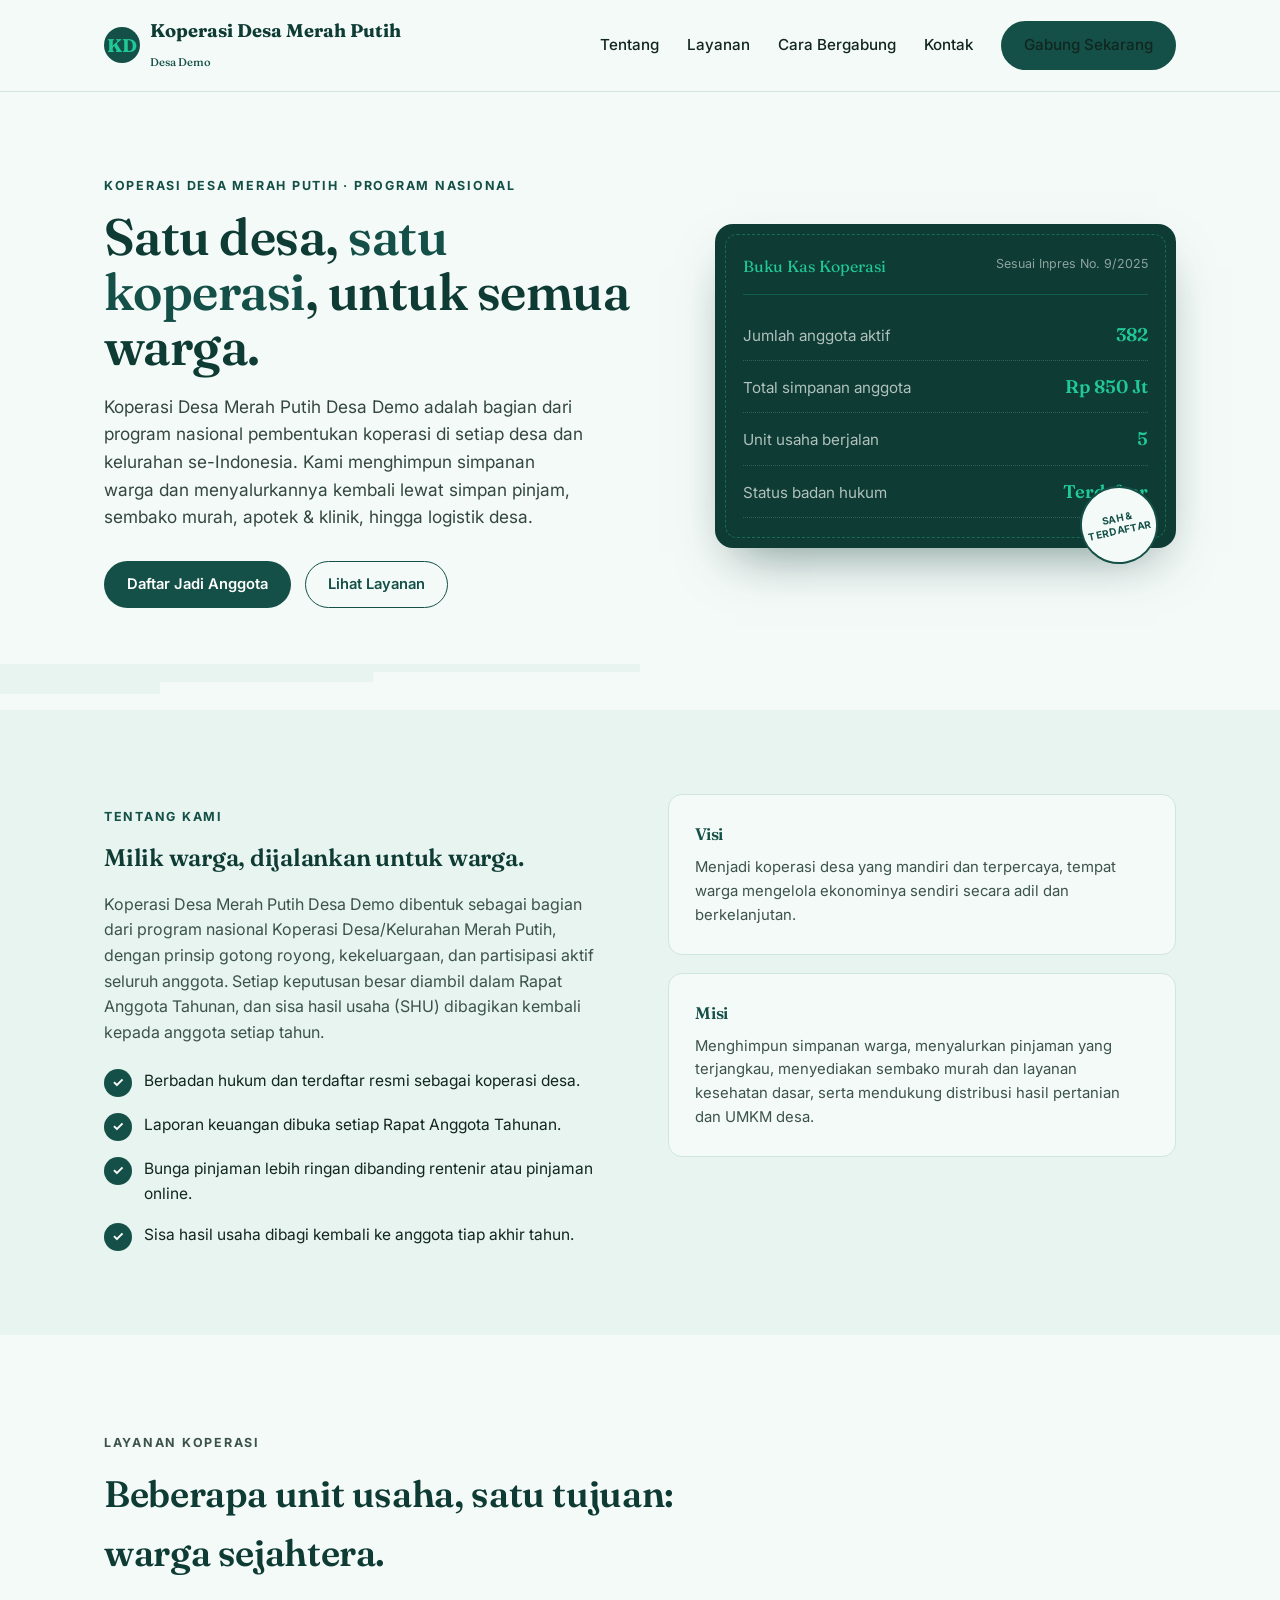
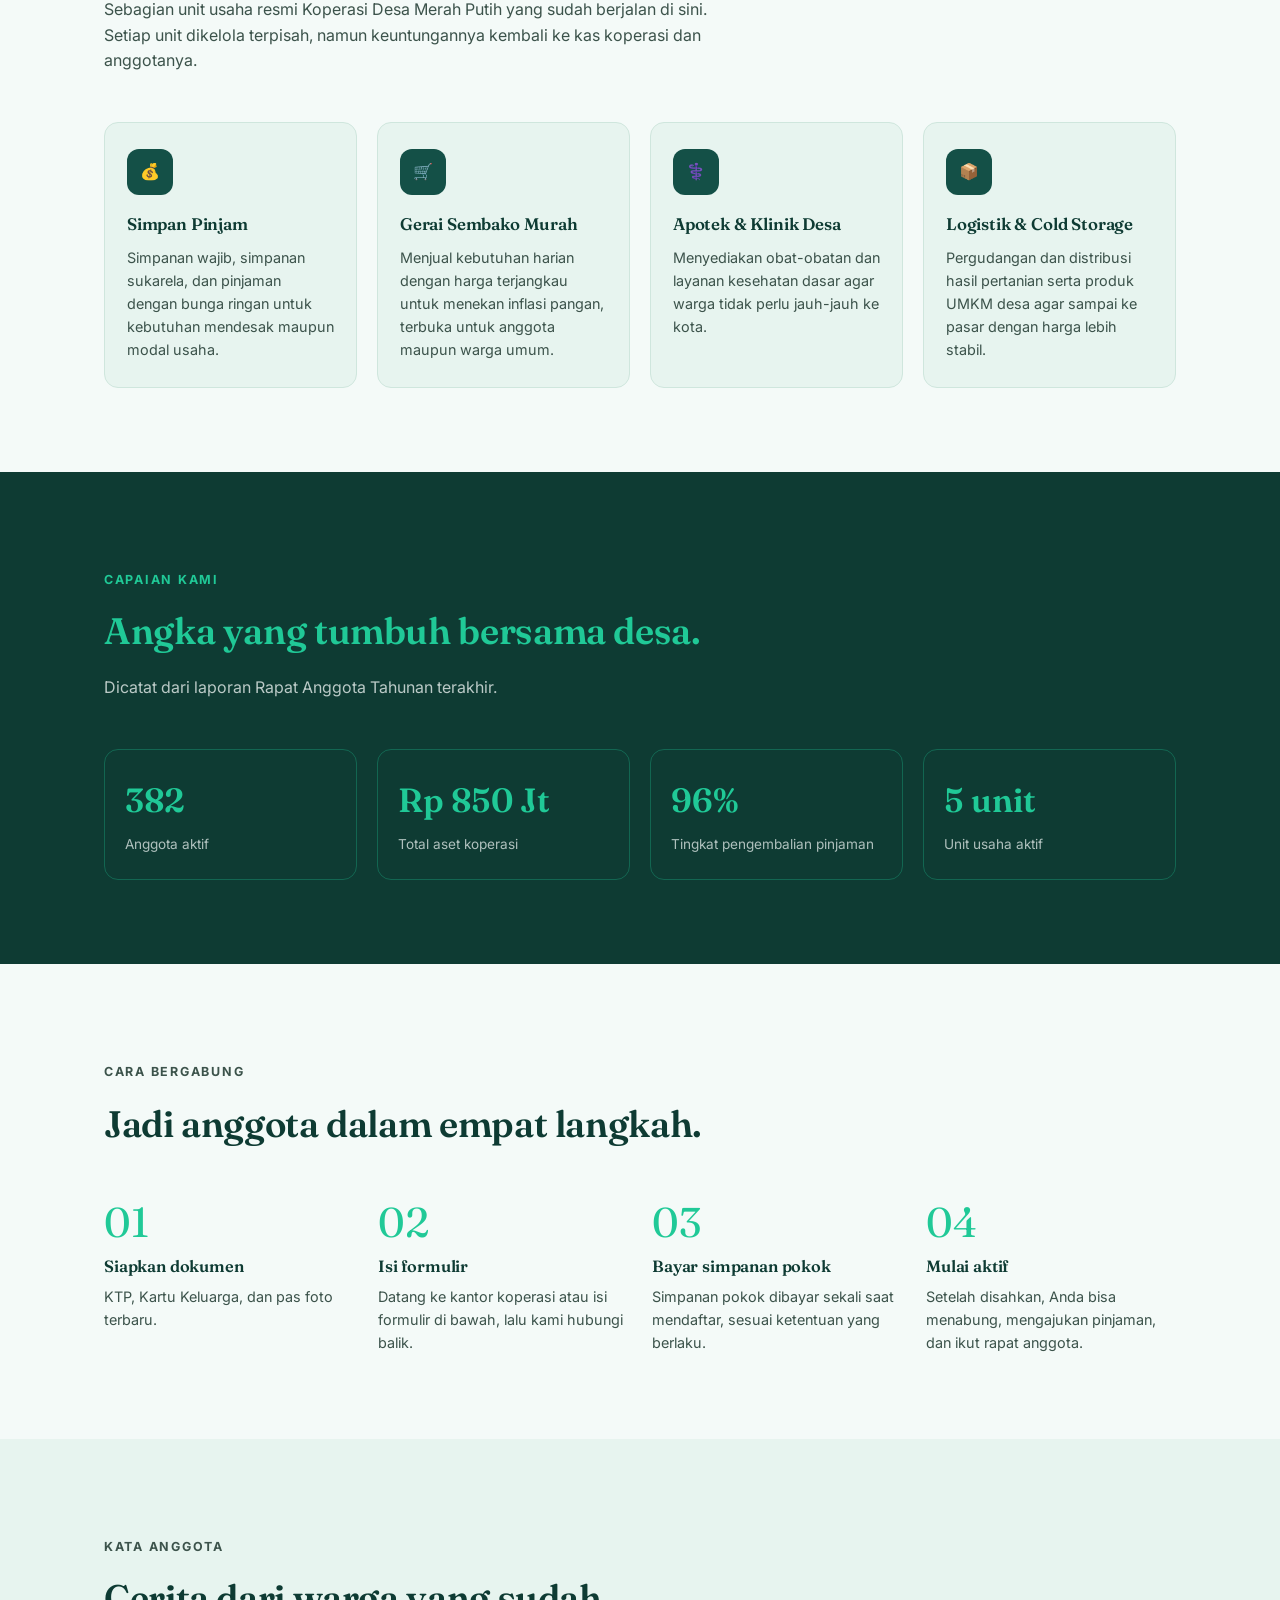
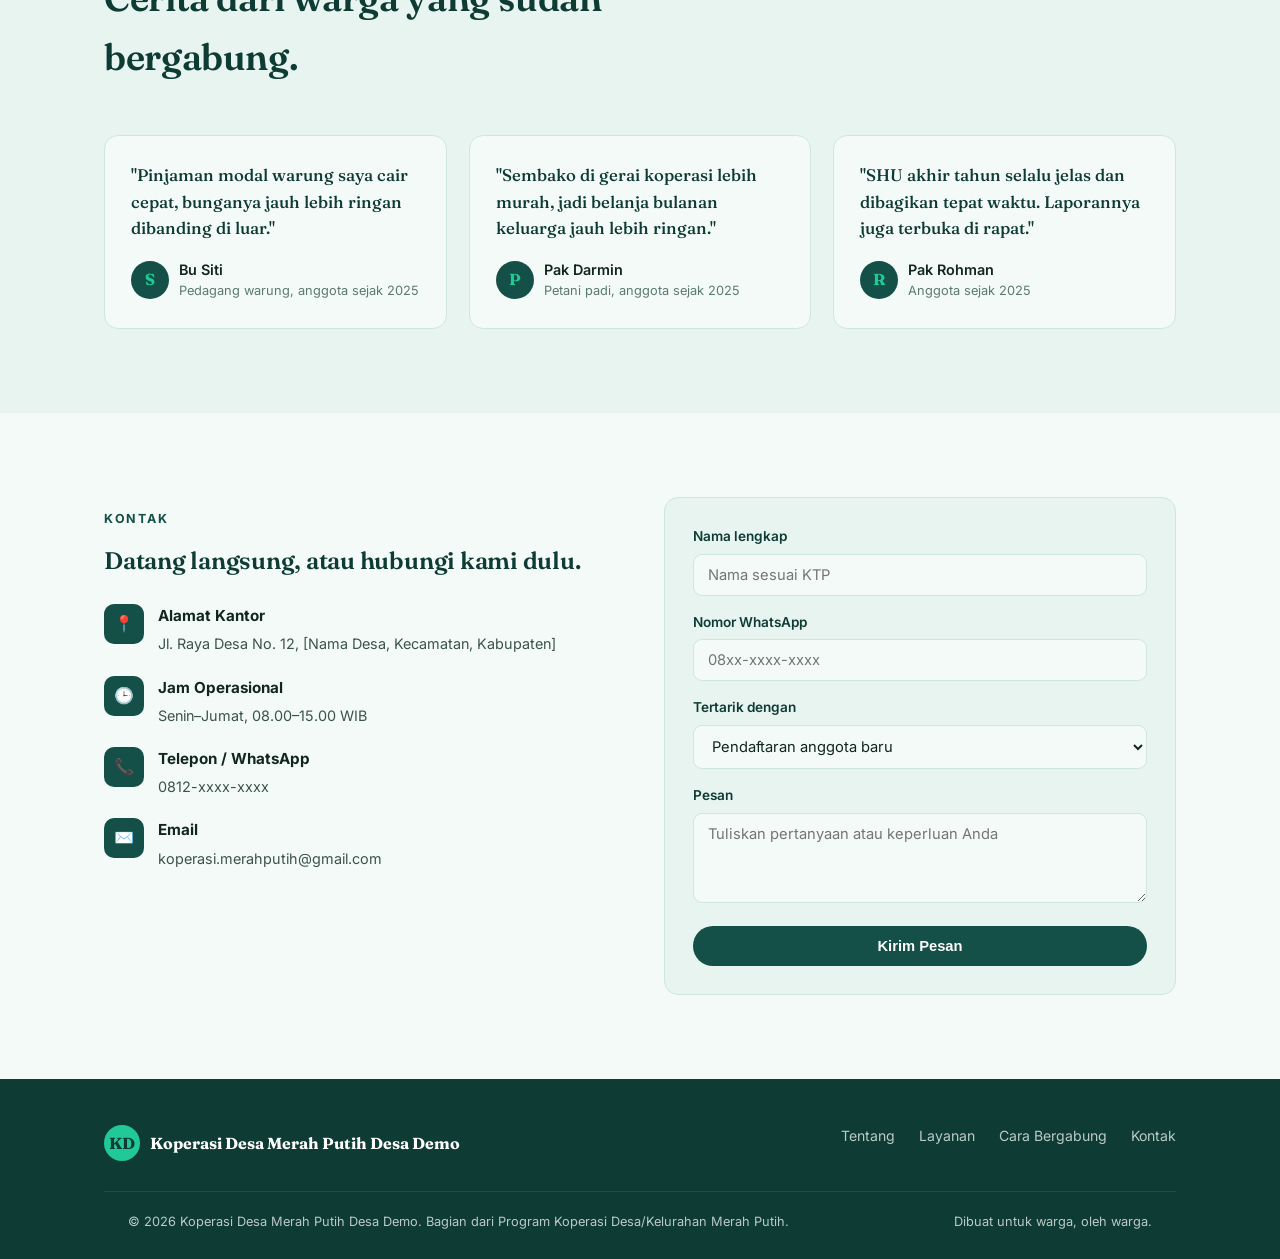
<file: 99.99.99.9999/koperasi/index.html>
<!DOCTYPE html>
<html lang="id">
<head>
<meta charset="UTF-8">
<meta name="viewport" content="width=device-width, initial-scale=1.0">
<title>Koperasi Desa Merah Putih</title>
<meta name="description" content="Koperasi Desa Merah Putih — simpan pinjam, sembako murah, apotek &amp; klinik, hingga logistik desa untuk warga.">
<link rel="preconnect" href="https://fonts.googleapis.com">
<link rel="preconnect" href="https://fonts.gstatic.com" crossorigin>
<link href="https://fonts.googleapis.com/css2?family=Fraunces:opsz,wght@9..144,400;9..144,500;9..144,600;9..144,700&family=Inter:wght@400;500;600;700&display=swap" rel="stylesheet">
<style>
  :root{
    --hijau-tua:#0E3B33;
    --hijau-sawah:#145047;
    --teal:#20C997;
    --teal-pudar:#BFEEDF;
    --kertas:#F4FAF8;
    --kertas-gelap:#E7F4EF;
    --tinta:#122620;
    --abu:#5C7A72;
    --garis:#CFE6DD;
    --maxw:1120px;
    --radius:14px;
  }
  *{box-sizing:border-box;}
  html{scroll-behavior:smooth;}
  body{
    margin:0;
    background:var(--kertas);
    color:var(--tinta);
    font-family:'Inter',sans-serif;
    font-size:16px;
    line-height:1.6;
  }
  h1,h2,h3,.display{
    font-family:'Fraunces',serif;
    font-weight:600;
    letter-spacing:-0.01em;
    color:var(--hijau-tua);
    margin:0;
  }
  img{max-width:100%;display:block;}
  a{color:inherit;text-decoration:none;}
  .wrap{max-width:var(--maxw);margin:0 auto;padding:0 24px;}
  .eyebrow{
    font-size:0.78rem;
    text-transform:uppercase;
    letter-spacing:0.14em;
    color:var(--hijau-sawah);
    font-weight:700;
  }

  /* ===== Header ===== */
  header{
    position:sticky;top:0;z-index:50;
    background:rgba(244,250,248,0.92);
    backdrop-filter:blur(6px);
    border-bottom:1px solid var(--garis);
  }
  .navbar{
    display:flex;align-items:center;justify-content:space-between;
    padding:16px 24px;
  }
  .brand{display:flex;align-items:center;gap:10px;font-family:'Fraunces',serif;font-weight:700;font-size:1.15rem;color:var(--hijau-tua);}
  .brand .mark{
    width:36px;height:36px;border-radius:50%;
    background:var(--hijau-sawah);
    display:flex;align-items:center;justify-content:center;
    color:var(--teal);font-weight:700;font-family:'Fraunces',serif;
    flex-shrink:0;
  }
  .brand small{font-weight:500;font-size:0.7rem;color:var(--hijau-sawah);}
  nav.menu{display:flex;gap:28px;align-items:center;}
  nav.menu a{font-size:0.95rem;font-weight:500;color:var(--tinta);}
  nav.menu a:hover{color:var(--hijau-sawah);}
  .btn{
    display:inline-flex;align-items:center;justify-content:center;gap:8px;
    padding:11px 22px;border-radius:999px;
    font-weight:600;font-size:0.92rem;
    border:1px solid transparent;cursor:pointer;
    transition:transform .15s ease, background .2s ease, color .2s ease;
  }
  .btn-primary{background:var(--hijau-sawah);color:#fff;}
  .btn-primary:hover{background:var(--hijau-tua);}
  .btn-ghost{border-color:var(--hijau-sawah);color:var(--hijau-sawah);}
  .btn-ghost:hover{background:var(--hijau-sawah);color:#fff;}
  .btn:active{transform:scale(0.97);}
  .navtoggle{display:none;background:none;border:none;font-size:1.6rem;color:var(--hijau-tua);cursor:pointer;}

  /* ===== Hero ===== */
  .hero{
    padding:72px 0 0;
    position:relative;
    overflow:hidden;
  }
  .hero-grid{
    display:grid;grid-template-columns:1.1fr 0.9fr;gap:48px;
    align-items:center;
    padding-bottom:56px;
  }
  .hero h1{font-size:clamp(2.2rem, 4vw, 3.4rem);line-height:1.08;}
  .hero h1 em{color:var(--hijau-sawah);font-style:normal;}
  .hero p.lede{
    margin-top:18px;font-size:1.08rem;color:#33473F;max-width:480px;
  }
  .hero-cta{display:flex;gap:14px;margin-top:30px;flex-wrap:wrap;}

  /* passbook-style hero card */
  .passbook{
    background:var(--hijau-tua);
    border-radius:18px;
    padding:30px 28px;
    color:var(--kertas);
    position:relative;
    box-shadow:0 24px 50px -20px rgba(14,59,51,0.55);
  }
  .passbook::before{
    content:"";
    position:absolute;inset:10px;
    border:1px dashed rgba(32,201,151,0.35);
    border-radius:12px;
    pointer-events:none;
  }
  .passbook-head{
    display:flex;justify-content:space-between;align-items:flex-start;
    border-bottom:1px solid rgba(32,201,151,0.25);
    padding-bottom:14px;margin-bottom:14px;
  }
  .passbook-head .tag{font-family:'Fraunces',serif;font-size:1rem;color:var(--teal);}
  .passbook-head .no{font-size:0.78rem;color:rgba(244,250,248,0.55);}
  .ledger-row{
    display:flex;justify-content:space-between;align-items:baseline;
    padding:11px 0;border-bottom:1px dotted rgba(244,250,248,0.18);
    font-size:0.95rem;
  }
  .ledger-row:last-child{border-bottom:none;}
  .ledger-row .label{color:rgba(244,250,248,0.7);}
  .ledger-row .value{font-family:'Fraunces',serif;font-weight:600;font-size:1.15rem;color:var(--teal);}
  .stamp{
    position:absolute;right:18px;bottom:-16px;
    width:78px;height:78px;border-radius:50%;
    border:2px solid var(--hijau-sawah);
    color:var(--hijau-sawah);
    display:flex;align-items:center;justify-content:center;
    text-align:center;font-size:0.62rem;font-weight:700;letter-spacing:0.05em;
    text-transform:uppercase;background:var(--kertas);
    transform:rotate(-12deg);
    line-height:1.2;
  }

  /* terraced divider — signature motif */
  .terrace{height:46px;width:100%;display:block;}

  section{padding:84px 0;}
  .section-head{max-width:620px;margin-bottom:48px;}
  .section-head h2{font-size:clamp(1.7rem,3vw,2.3rem);margin-top:10px;}
  .section-head p{margin-top:14px;color:#3C534B;}

  /* ===== Tentang ===== */
  .tentang{background:var(--kertas-gelap);}
  .tentang-grid{display:grid;grid-template-columns:1fr 1fr;gap:56px;align-items:start;}
  .tentang-list{list-style:none;margin:24px 0 0;padding:0;display:grid;gap:16px;}
  .tentang-list li{display:flex;gap:12px;align-items:flex-start;font-size:0.97rem;}
  .tentang-list .ico{
    flex-shrink:0;width:28px;height:28px;border-radius:50%;
    background:var(--hijau-sawah);color:#fff;
    display:flex;align-items:center;justify-content:center;font-size:0.85rem;font-weight:700;
  }
  .visi-card{
    background:var(--kertas);border:1px solid var(--garis);border-radius:var(--radius);
    padding:26px;
  }
  .visi-card + .visi-card{margin-top:18px;}
  .visi-card h3{font-size:1.05rem;color:var(--hijau-sawah);margin-bottom:8px;}
  .visi-card p{margin:0;font-size:0.93rem;color:#3C534B;}

  /* ===== Layanan ===== */
  .layanan-grid{display:grid;grid-template-columns:repeat(4,1fr);gap:20px;}
  .card{
    background:var(--kertas-gelap);
    border:1px solid var(--garis);
    border-radius:var(--radius);
    padding:26px 22px;
    transition:transform .2s ease, box-shadow .2s ease;
  }
  .card:hover{transform:translateY(-4px);box-shadow:0 16px 30px -18px rgba(14,59,51,0.3);}
  .card .ico-wrap{
    width:46px;height:46px;border-radius:12px;background:var(--hijau-sawah);
    display:flex;align-items:center;justify-content:center;margin-bottom:16px;
    color:var(--teal);
  }
  .card h3{font-size:1.05rem;margin-bottom:8px;}
  .card p{margin:0;font-size:0.9rem;color:#3C534B;}

  /* ===== Keunggulan ===== */
  .keunggulan{background:var(--hijau-tua);color:var(--kertas);}
  .keunggulan .section-head h2{color:var(--teal);}
  .keunggulan .section-head .eyebrow{color:var(--teal);}
  .keunggulan .section-head p{color:rgba(244,250,248,0.75);}
  .keunggulan-grid{display:grid;grid-template-columns:repeat(4,1fr);gap:20px;}
  .stat{
    border:1px solid rgba(32,201,151,0.3);
    border-radius:var(--radius);
    padding:24px 20px;
    text-align:left;
  }
  .stat .num{font-family:'Fraunces',serif;font-size:2.1rem;color:var(--teal);font-weight:600;}
  .stat .lbl{font-size:0.85rem;color:rgba(244,250,248,0.7);margin-top:6px;}

  /* ===== Cara Bergabung ===== */
  .langkah-grid{display:grid;grid-template-columns:repeat(4,1fr);gap:24px;}
  .langkah .step-no{
    font-family:'Fraunces',serif;font-size:2.6rem;color:var(--teal);
    line-height:1;
  }
  .langkah h3{font-size:1.02rem;margin:10px 0 6px;}
  .langkah p{margin:0;font-size:0.9rem;color:#3C534B;}

  /* ===== Testimoni ===== */
  .testimoni{background:var(--kertas-gelap);}
  .testi-grid{display:grid;grid-template-columns:repeat(3,1fr);gap:22px;}
  .testi-card{
    background:var(--kertas);border:1px solid var(--garis);border-radius:var(--radius);
    padding:26px;
  }
  .testi-card p.quote{font-family:'Fraunces',serif;font-size:1.05rem;color:var(--hijau-tua);margin:0 0 16px;font-weight:500;}
  .testi-who{display:flex;align-items:center;gap:10px;}
  .testi-who .avatar{
    width:38px;height:38px;border-radius:50%;background:var(--hijau-sawah);color:var(--teal);
    display:flex;align-items:center;justify-content:center;font-weight:700;font-family:'Fraunces',serif;
    flex-shrink:0;
  }
  .testi-who .name{font-weight:600;font-size:0.9rem;}
  .testi-who .role{font-size:0.8rem;color:var(--abu);}

  /* ===== Kontak ===== */
  .kontak-grid{display:grid;grid-template-columns:1fr 1fr;gap:48px;}
  .info-row{display:flex;gap:14px;margin-bottom:20px;align-items:flex-start;}
  .info-row .ico{
    width:40px;height:40px;border-radius:10px;background:var(--hijau-sawah);color:var(--teal);
    display:flex;align-items:center;justify-content:center;flex-shrink:0;
  }
  .info-row h4{margin:0 0 4px;font-size:0.95rem;}
  .info-row p{margin:0;font-size:0.9rem;color:#3C534B;}
  form.formulir{
    background:var(--kertas-gelap);border:1px solid var(--garis);border-radius:var(--radius);
    padding:28px;display:grid;gap:16px;
  }
  .formulir label{font-size:0.85rem;font-weight:600;display:block;margin-bottom:6px;color:var(--hijau-tua);}
  .formulir input, .formulir select, .formulir textarea{
    width:100%;padding:11px 14px;border-radius:9px;border:1px solid var(--garis);
    background:var(--kertas);font-family:inherit;font-size:0.92rem;color:var(--tinta);
  }
  .formulir input:focus, .formulir select:focus, .formulir textarea:focus{
    outline:2px solid var(--hijau-sawah);outline-offset:1px;
  }
  .formulir textarea{resize:vertical;min-height:90px;}

  /* ===== Footer ===== */
  footer{background:var(--hijau-tua);color:rgba(244,250,248,0.75);padding:46px 0 26px;}
  .footer-grid{display:flex;justify-content:space-between;flex-wrap:wrap;gap:24px;padding-bottom:30px;border-bottom:1px solid rgba(32,201,151,0.2);}
  .footer-brand{display:flex;align-items:center;gap:10px;color:#fff;font-family:'Fraunces',serif;font-weight:700;}
  .footer-brand .mark{background:var(--teal);color:var(--hijau-tua);}
  .footer-links{display:flex;gap:24px;flex-wrap:wrap;font-size:0.88rem;}
  .footer-bottom{padding-top:20px;font-size:0.8rem;display:flex;justify-content:space-between;flex-wrap:wrap;gap:8px;}

  /* ===== Responsiveness ===== */
  @media (max-width: 920px){
    .hero-grid, .tentang-grid, .kontak-grid{grid-template-columns:1fr;}
    .layanan-grid, .keunggulan-grid, .langkah-grid{grid-template-columns:repeat(2,1fr);}
    .testi-grid{grid-template-columns:1fr;}
  }
  @media (max-width: 680px){
    nav.menu{
      position:fixed;top:68px;left:0;right:0;background:var(--kertas);
      flex-direction:column;align-items:flex-start;padding:20px 24px;
      border-bottom:1px solid var(--garis);
      display:none;gap:16px;
    }
    nav.menu.open{display:flex;}
    .navtoggle{display:block;}
    .layanan-grid, .keunggulan-grid, .langkah-grid{grid-template-columns:1fr;}
    .hero{padding-top:24px;}
  }
</style>
</head>
<body>

<header>
  <div class="navbar wrap">
    <div class="brand">
      <span class="mark">KD</span>
      <span>Koperasi Desa Merah Putih<br><small>Desa Demo</small></span>
    </div>
    <nav class="menu" id="menu">
      <a href="#tentang">Tentang</a>
      <a href="#layanan">Layanan</a>
      <a href="#bergabung">Cara Bergabung</a>
      <a href="#kontak">Kontak</a>
      <a href="#kontak" class="btn btn-primary">Gabung Sekarang</a>
    </nav>
    <button class="navtoggle" id="navtoggle" aria-label="Buka menu">☰</button>
  </div>
</header>

<section class="hero">
  <div class="wrap hero-grid">
    <div>
      <p class="eyebrow">Koperasi Desa Merah Putih · Program Nasional</p>
      <h1>Satu desa, <em>satu koperasi</em>, untuk semua warga.</h1>
      <p class="lede">Koperasi Desa Merah Putih Desa Demo adalah bagian dari program nasional pembentukan koperasi di setiap desa dan kelurahan se-Indonesia. Kami menghimpun simpanan warga dan menyalurkannya kembali lewat simpan pinjam, sembako murah, apotek &amp; klinik, hingga logistik desa.</p>
      <div class="hero-cta">
        <a href="#kontak" class="btn btn-primary">Daftar Jadi Anggota</a>
        <a href="#layanan" class="btn btn-ghost">Lihat Layanan</a>
      </div>
    </div>
    <div class="passbook">
      <div class="passbook-head">
        <span class="tag">Buku Kas Koperasi</span>
        <span class="no">Sesuai Inpres No. 9/2025</span>
      </div>
      <div class="ledger-row"><span class="label">Jumlah anggota aktif</span><span class="value" data-count="382">0</span></div>
      <div class="ledger-row"><span class="label">Total simpanan anggota</span><span class="value">Rp 850 Jt</span></div>
      <div class="ledger-row"><span class="label">Unit usaha berjalan</span><span class="value" data-count="5">0</span></div>
      <div class="ledger-row"><span class="label">Status badan hukum</span><span class="value">Terdaftar</span></div>
      <div class="stamp">Sah &amp;<br>Terdaftar</div>
    </div>
  </div>
  <svg class="terrace" viewBox="0 0 1200 46" preserveAspectRatio="none">
    <rect width="1200" height="46" fill="#E7F4EF"/>
    <path d="M0 46 L0 30 L150 30 L150 18 L350 18 L350 8 L600 8 L600 0 L1200 0 L1200 46 Z" fill="#F4FAF8"/>
  </svg>
</section>

<section id="tentang" class="tentang">
  <div class="wrap tentang-grid">
    <div>
      <p class="eyebrow">Tentang Kami</p>
      <h2>Milik warga, dijalankan untuk warga.</h2>
      <p style="margin-top:14px;color:#3C534B;">Koperasi Desa Merah Putih Desa Demo dibentuk sebagai bagian dari program nasional Koperasi Desa/Kelurahan Merah Putih, dengan prinsip gotong royong, kekeluargaan, dan partisipasi aktif seluruh anggota. Setiap keputusan besar diambil dalam Rapat Anggota Tahunan, dan sisa hasil usaha (SHU) dibagikan kembali kepada anggota setiap tahun.</p>
      <ul class="tentang-list">
        <li><span class="ico">✓</span><span>Berbadan hukum dan terdaftar resmi sebagai koperasi desa.</span></li>
        <li><span class="ico">✓</span><span>Laporan keuangan dibuka setiap Rapat Anggota Tahunan.</span></li>
        <li><span class="ico">✓</span><span>Bunga pinjaman lebih ringan dibanding rentenir atau pinjaman online.</span></li>
        <li><span class="ico">✓</span><span>Sisa hasil usaha dibagi kembali ke anggota tiap akhir tahun.</span></li>
      </ul>
    </div>
    <div>
      <div class="visi-card">
        <h3>Visi</h3>
        <p>Menjadi koperasi desa yang mandiri dan terpercaya, tempat warga mengelola ekonominya sendiri secara adil dan berkelanjutan.</p>
      </div>
      <div class="visi-card">
        <h3>Misi</h3>
        <p>Menghimpun simpanan warga, menyalurkan pinjaman yang terjangkau, menyediakan sembako murah dan layanan kesehatan dasar, serta mendukung distribusi hasil pertanian dan UMKM desa.</p>
      </div>
    </div>
  </div>
</section>

<section id="layanan">
  <div class="wrap">
    <div class="section-head">
      <p class="eyebrow">Layanan Koperasi</p>
      <h2>Beberapa unit usaha, satu tujuan: warga sejahtera.</h2>
      <p>Sebagian unit usaha resmi Koperasi Desa Merah Putih yang sudah berjalan di sini. Setiap unit dikelola terpisah, namun keuntungannya kembali ke kas koperasi dan anggotanya.</p>
    </div>
    <div class="layanan-grid">
      <div class="card">
        <div class="ico-wrap">💰</div>
        <h3>Simpan Pinjam</h3>
        <p>Simpanan wajib, simpanan sukarela, dan pinjaman dengan bunga ringan untuk kebutuhan mendesak maupun modal usaha.</p>
      </div>
      <div class="card">
        <div class="ico-wrap">🛒</div>
        <h3>Gerai Sembako Murah</h3>
        <p>Menjual kebutuhan harian dengan harga terjangkau untuk menekan inflasi pangan, terbuka untuk anggota maupun warga umum.</p>
      </div>
      <div class="card">
        <div class="ico-wrap">⚕️</div>
        <h3>Apotek &amp; Klinik Desa</h3>
        <p>Menyediakan obat-obatan dan layanan kesehatan dasar agar warga tidak perlu jauh-jauh ke kota.</p>
      </div>
      <div class="card">
        <div class="ico-wrap">📦</div>
        <h3>Logistik &amp; Cold Storage</h3>
        <p>Pergudangan dan distribusi hasil pertanian serta produk UMKM desa agar sampai ke pasar dengan harga lebih stabil.</p>
      </div>
    </div>
  </div>
</section>

<section class="keunggulan">
  <div class="wrap">
    <div class="section-head">
      <p class="eyebrow">Capaian Kami</p>
      <h2>Angka yang tumbuh bersama desa.</h2>
      <p>Dicatat dari laporan Rapat Anggota Tahunan terakhir.</p>
    </div>
    <div class="keunggulan-grid">
      <div class="stat"><div class="num">382</div><div class="lbl">Anggota aktif</div></div>
      <div class="stat"><div class="num">Rp 850 Jt</div><div class="lbl">Total aset koperasi</div></div>
      <div class="stat"><div class="num">96%</div><div class="lbl">Tingkat pengembalian pinjaman</div></div>
      <div class="stat"><div class="num">5 unit</div><div class="lbl">Unit usaha aktif</div></div>
    </div>
  </div>
</section>

<section id="bergabung">
  <div class="wrap">
    <div class="section-head">
      <p class="eyebrow">Cara Bergabung</p>
      <h2>Jadi anggota dalam empat langkah.</h2>
    </div>
    <div class="langkah-grid">
      <div class="langkah">
        <div class="step-no">01</div>
        <h3>Siapkan dokumen</h3>
        <p>KTP, Kartu Keluarga, dan pas foto terbaru.</p>
      </div>
      <div class="langkah">
        <div class="step-no">02</div>
        <h3>Isi formulir</h3>
        <p>Datang ke kantor koperasi atau isi formulir di bawah, lalu kami hubungi balik.</p>
      </div>
      <div class="langkah">
        <div class="step-no">03</div>
        <h3>Bayar simpanan pokok</h3>
        <p>Simpanan pokok dibayar sekali saat mendaftar, sesuai ketentuan yang berlaku.</p>
      </div>
      <div class="langkah">
        <div class="step-no">04</div>
        <h3>Mulai aktif</h3>
        <p>Setelah disahkan, Anda bisa menabung, mengajukan pinjaman, dan ikut rapat anggota.</p>
      </div>
    </div>
  </div>
</section>

<section class="testimoni">
  <div class="wrap">
    <div class="section-head">
      <p class="eyebrow">Kata Anggota</p>
      <h2>Cerita dari warga yang sudah bergabung.</h2>
    </div>
    <div class="testi-grid">
      <div class="testi-card">
        <p class="quote">"Pinjaman modal warung saya cair cepat, bunganya jauh lebih ringan dibanding di luar."</p>
        <div class="testi-who"><span class="avatar">S</span><div><div class="name">Bu Siti</div><div class="role">Pedagang warung, anggota sejak 2025</div></div></div>
      </div>
      <div class="testi-card">
        <p class="quote">"Sembako di gerai koperasi lebih murah, jadi belanja bulanan keluarga jauh lebih ringan."</p>
        <div class="testi-who"><span class="avatar">P</span><div><div class="name">Pak Darmin</div><div class="role">Petani padi, anggota sejak 2025</div></div></div>
      </div>
      <div class="testi-card">
        <p class="quote">"SHU akhir tahun selalu jelas dan dibagikan tepat waktu. Laporannya juga terbuka di rapat."</p>
        <div class="testi-who"><span class="avatar">R</span><div><div class="name">Pak Rohman</div><div class="role">Anggota sejak 2025</div></div></div>
      </div>
    </div>
  </div>
</section>

<section id="kontak">
  <div class="wrap kontak-grid">
    <div>
      <p class="eyebrow">Kontak</p>
      <h2 style="margin-bottom:24px;">Datang langsung, atau hubungi kami dulu.</h2>
      <div class="info-row">
        <div class="ico">📍</div>
        <div><h4>Alamat Kantor</h4><p>Jl. Raya Desa No. 12, [Nama Desa, Kecamatan, Kabupaten]</p></div>
      </div>
      <div class="info-row">
        <div class="ico">🕒</div>
        <div><h4>Jam Operasional</h4><p>Senin–Jumat, 08.00–15.00 WIB</p></div>
      </div>
      <div class="info-row">
        <div class="ico">📞</div>
        <div><h4>Telepon / WhatsApp</h4><p>0812-xxxx-xxxx</p></div>
      </div>
      <div class="info-row">
        <div class="ico">✉️</div>
        <div><h4>Email</h4><p>koperasi.merahputih@gmail.com</p></div>
      </div>
    </div>
    <form class="formulir" action="mailto:koperasi.merahputih@gmail.com" method="post" enctype="text/plain">
      <div>
        <label for="nama">Nama lengkap</label>
        <input type="text" id="nama" name="nama" placeholder="Nama sesuai KTP" required>
      </div>
      <div>
        <label for="wa">Nomor WhatsApp</label>
        <input type="tel" id="wa" name="whatsapp" placeholder="08xx-xxxx-xxxx" required>
      </div>
      <div>
        <label for="minat">Tertarik dengan</label>
        <select id="minat" name="minat">
          <option>Pendaftaran anggota baru</option>
          <option>Simpan pinjam</option>
          <option>Gerai sembako</option>
          <option>Apotek &amp; klinik</option>
          <option>Pertanyaan lain</option>
        </select>
      </div>
      <div>
        <label for="pesan">Pesan</label>
        <textarea id="pesan" name="pesan" placeholder="Tuliskan pertanyaan atau keperluan Anda"></textarea>
      </div>
      <button type="submit" class="btn btn-primary">Kirim Pesan</button>
    </form>
  </div>
</section>

<footer>
  <div class="wrap">
    <div class="footer-grid">
      <div class="footer-brand"><span class="mark" style="width:36px;height:36px;border-radius:50%;display:flex;align-items:center;justify-content:center;font-family:'Fraunces',serif;">KD</span> Koperasi Desa Merah Putih Desa Demo</div>
      <div class="footer-links">
        <a href="#tentang">Tentang</a>
        <a href="#layanan">Layanan</a>
        <a href="#bergabung">Cara Bergabung</a>
        <a href="#kontak">Kontak</a>
      </div>
    </div>
    <div class="wrap footer-bottom">
      <span>© 2026 Koperasi Desa Merah Putih Desa Demo. Bagian dari Program Koperasi Desa/Kelurahan Merah Putih.</span>
      <span>Dibuat untuk warga, oleh warga.</span>
    </div>
  </div>
</footer>

<script>
  const toggle = document.getElementById('navtoggle');
  const menu = document.getElementById('menu');
  toggle.addEventListener('click', () => menu.classList.toggle('open'));
  menu.querySelectorAll('a').forEach(a => a.addEventListener('click', () => menu.classList.remove('open')));

  // simple count-up for ledger numbers, respects reduced motion
  const prefersReduced = window.matchMedia('(prefers-reduced-motion: reduce)').matches;
  document.querySelectorAll('[data-count]').forEach(el => {
    const target = parseInt(el.getAttribute('data-count'), 10);
    if (prefersReduced) { el.textContent = target; return; }
    let current = 0;
    const step = Math.max(1, Math.ceil(target / 40));
    const tick = () => {
      current += step;
      if (current >= target) { el.textContent = target; return; }
      el.textContent = current;
      requestAnimationFrame(tick);
    };
    requestAnimationFrame(tick);
  });
</script>

</body>
</html>
</file>
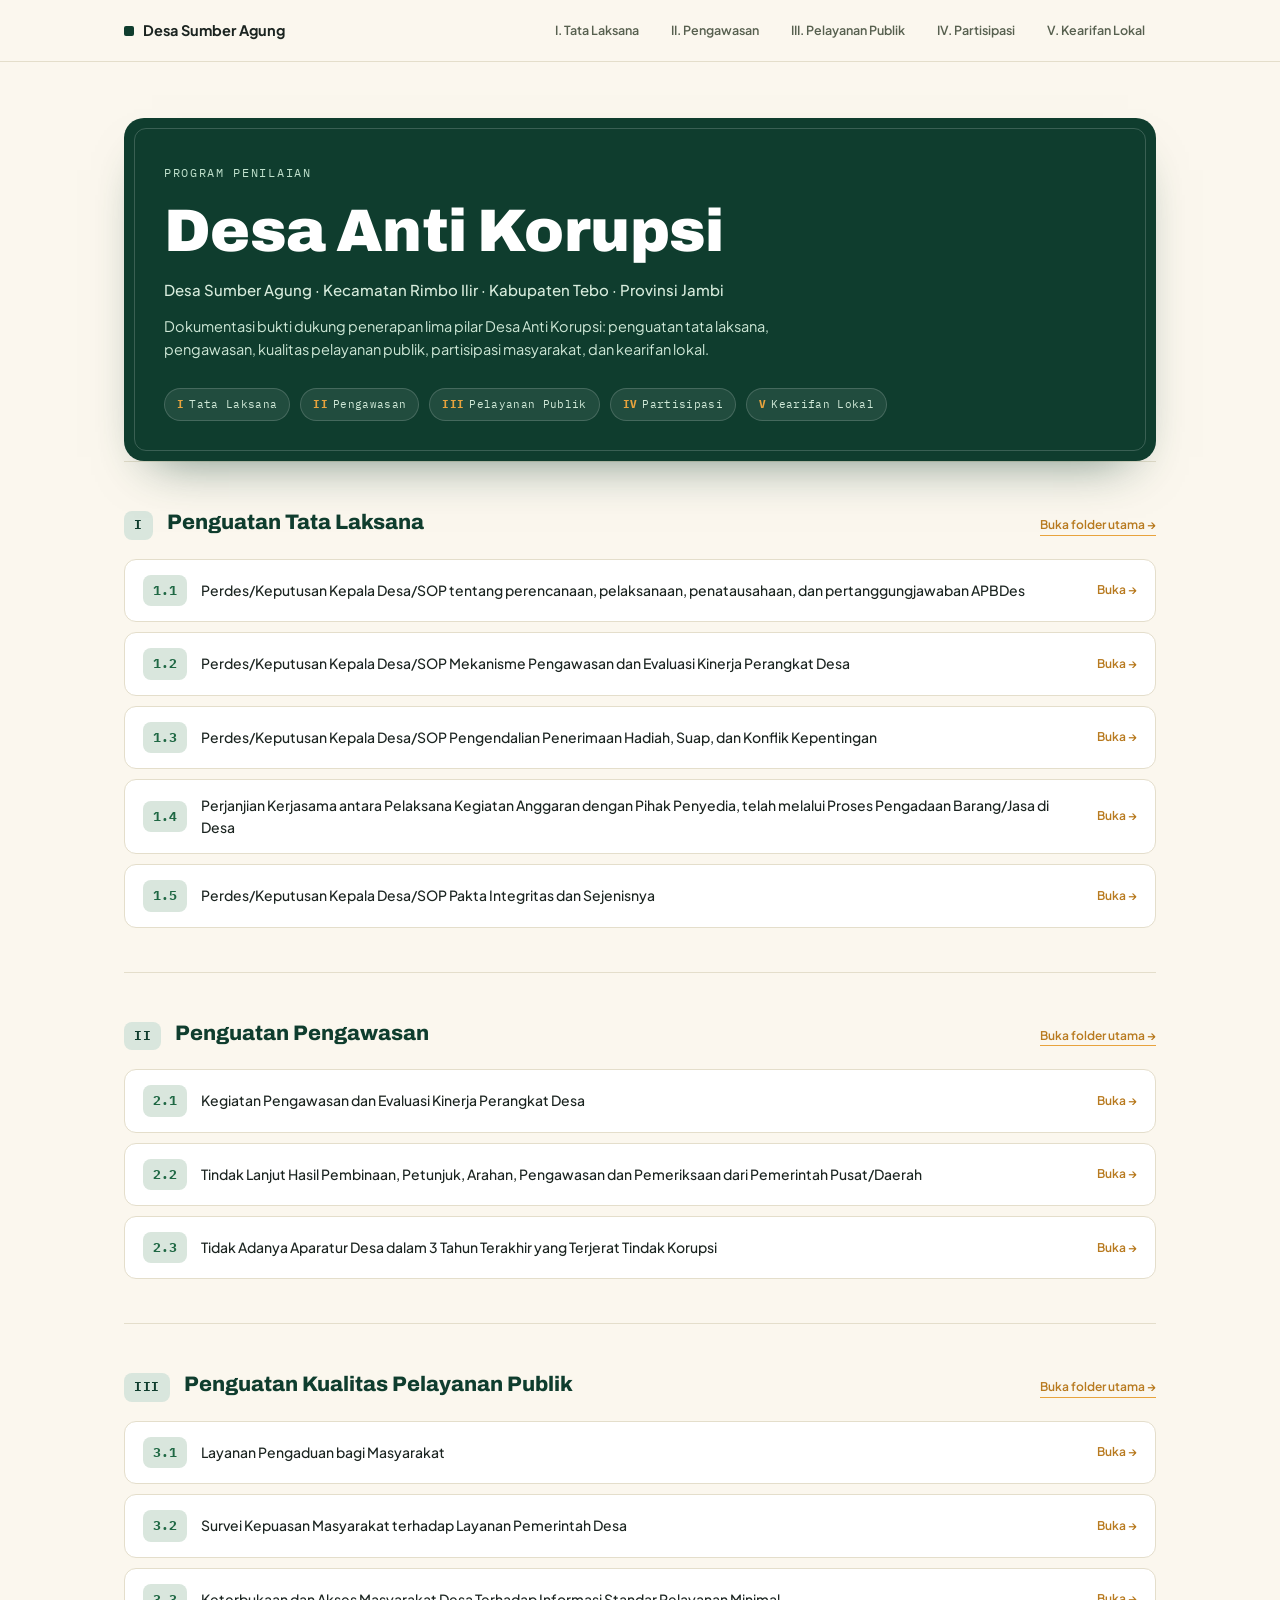
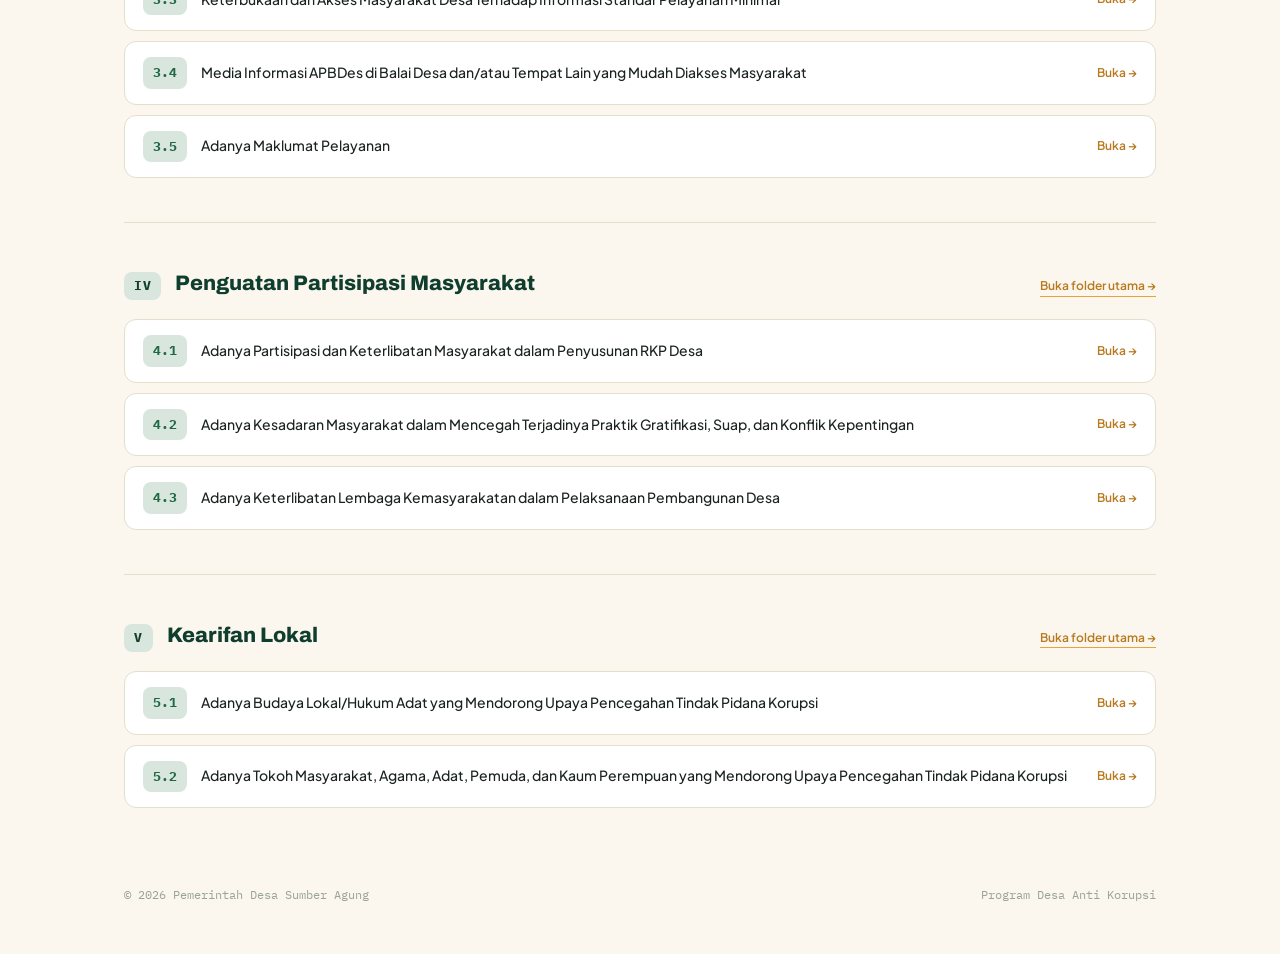
<file: 15.09.08.2006/dak/index2.html>
<!DOCTYPE html>
<html lang="id">
<head>
<meta charset="UTF-8">
<meta name="viewport" content="width=device-width, initial-scale=1.0">
<title>Desa Anti Korupsi — Desa Sumber Agung</title>
<link rel="preconnect" href="https://fonts.googleapis.com">
<link rel="preconnect" href="https://fonts.gstatic.com" crossorigin>
<link href="https://fonts.googleapis.com/css2?family=Archivo:wght@500;700;800;900&family=Plus+Jakarta+Sans:wght@400;500;600;700&family=IBM+Plex+Mono:wght@500;600&display=swap" rel="stylesheet">
<style>
  :root{
    --cream:#FBF7EE;
    --surface:#FFFFFF;
    --ink:#1B2420;
    --ink-soft:#57604F;
    --green-deep:#0F3D2E;
    --green-mid:#1F6844;
    --green-line:#D9E6DD;
    --gold:#E8A33D;
    --gold-deep:#B87A1F;
    --rule:#E4DECB;
  }
  *{box-sizing:border-box; margin:0; padding:0;}
  html{scroll-behavior:smooth;}
  body{
    background:var(--cream); color:var(--ink);
    font-family:'Plus Jakarta Sans', sans-serif; line-height:1.55;
    -webkit-font-smoothing:antialiased;
  }
  .wrap{max-width:1080px; margin:0 auto; padding:0 24px;}
  a{color:inherit;}

  .topbar{
    position:sticky; top:0; z-index:30;
    background:rgba(251,247,238,.92); backdrop-filter:blur(6px);
    border-bottom:1px solid var(--rule);
  }
  .topbar-inner{
    display:flex; align-items:center; justify-content:space-between;
    padding:14px 24px; max-width:1080px; margin:0 auto; flex-wrap:wrap; gap:10px;
  }
  .brand{display:flex; align-items:center; gap:9px; font-weight:700; font-size:14.5px;}
  .brand .sq{width:10px;height:10px; background:var(--green-deep); border-radius:2px;}
  .topbar nav{display:flex; gap:10px; flex-wrap:wrap;}
  .topbar nav a{
    font-size:12.5px; font-weight:600; text-decoration:none; color:var(--ink-soft);
    padding:6px 10px; border-radius:20px; border:1px solid transparent;
  }
  .topbar nav a:hover{color:var(--green-deep); border-color:var(--rule);}

  .hero{padding:56px 0 20px;}
  .signboard{
    background:var(--green-deep); border-radius:20px; padding:46px 40px 40px;
    position:relative; overflow:hidden; box-shadow:0 24px 50px -28px rgba(15,61,46,.65);
  }
  .signboard::before{
    content:""; position:absolute; inset:10px;
    border:1.5px solid rgba(255,255,255,.18); border-radius:12px; pointer-events:none;
  }
  .signboard .kicker{
    font-family:'IBM Plex Mono', monospace; font-size:12px; letter-spacing:.14em;
    text-transform:uppercase; color:#BFE0CC; margin-bottom:18px;
  }
  .signboard h1{
    font-family:'Archivo', sans-serif; font-weight:900; font-size:clamp(34px, 6vw, 60px);
    letter-spacing:-.01em; line-height:1.02; color:#FFFFFF;
  }
  .signboard .loc{margin-top:16px; font-size:15px; color:#D8ECDD; font-weight:500;}
  .signboard .desc{margin-top:14px; font-size:14.5px; color:#CFE8D7; max-width:62ch;}
  .pillars-strip{
    margin-top:28px; display:flex; gap:10px; flex-wrap:wrap;
  }
  .pillar-chip{
    font-family:'IBM Plex Mono', monospace; font-size:11px; letter-spacing:.03em;
    background:rgba(255,255,255,.08); border:1px solid rgba(255,255,255,.16);
    color:#CFE8D7; padding:7px 12px; border-radius:20px; text-decoration:none;
  }
  .pillar-chip b{color:var(--gold); margin-right:5px;}
  .pillar-chip:hover{border-color:var(--gold);}

  section.pilar{padding:44px 0; border-top:1px solid var(--rule);}
  .pilar-head{
    display:flex; align-items:baseline; gap:14px; margin-bottom:18px; flex-wrap:wrap;
  }
  .pilar-head .roman{
    font-family:'IBM Plex Mono', monospace; font-size:13px; color:var(--gold-deep);
    font-weight:700; letter-spacing:.04em;
    background:var(--green-line); color:var(--green-deep);
    padding:4px 10px; border-radius:8px;
  }
  .pilar-head a.pilar-title{
    font-family:'Archivo', sans-serif; font-weight:800; font-size:21px; color:var(--green-deep);
    text-decoration:none; border-bottom:2px solid transparent;
  }
  .pilar-head a.pilar-title:hover{border-color:var(--gold);}
  .pilar-head .go-folder{
    font-size:12px; font-weight:600; color:var(--gold-deep); text-decoration:none;
    border-bottom:1.5px solid var(--gold); margin-left:auto;
  }

  .sub-list{display:flex; flex-direction:column; gap:10px;}
  .sub-row{
    display:flex; align-items:center; gap:14px;
    background:var(--surface); border:1px solid var(--rule); border-radius:12px;
    padding:15px 18px; text-decoration:none; transition:.15s ease;
  }
  .sub-row:hover{border-color:var(--gold);}
  .sub-no{
    flex:0 0 auto; min-width:44px; text-align:center;
    font-family:'IBM Plex Mono', monospace; font-weight:700; font-size:12.5px;
    color:var(--green-mid); background:var(--green-line); border-radius:8px; padding:6px 8px;
  }
  .sub-title{flex:1; font-size:14px; font-weight:500; color:var(--ink);}
  .sub-go{font-size:12px; color:var(--gold-deep); font-weight:600; white-space:nowrap;}

  footer.site{
    padding:34px 0 50px; font-family:'IBM Plex Mono', monospace; font-size:11.5px; color:#9AA394;
    display:flex; justify-content:space-between; flex-wrap:wrap; gap:10px;
  }

  @media (max-width:640px){
    .signboard{padding:32px 22px 30px; border-radius:16px;}
    .pilar-head .go-folder{margin-left:0;}
  }
</style>
</head>
<body>

<div class="topbar">
  <div class="topbar-inner">
    <div class="brand"><span class="sq"></span> Desa Sumber Agung</div>
    <nav>
      <a href="#pilar-1">I. Tata Laksana</a>
      <a href="#pilar-2">II. Pengawasan</a>
      <a href="#pilar-3">III. Pelayanan Publik</a>
      <a href="#pilar-4">IV. Partisipasi</a>
      <a href="#pilar-5">V. Kearifan Lokal</a>
    </nav>
  </div>
</div>

<div class="wrap">

  <section class="hero" style="padding-bottom:0;">
    <div class="signboard">
      <div class="kicker">Program Penilaian</div>
      <h1>Desa Anti Korupsi</h1>
      <div class="loc">Desa Sumber Agung · Kecamatan Rimbo Ilir · Kabupaten Tebo · Provinsi Jambi</div>
      <div class="desc">Dokumentasi bukti dukung penerapan lima pilar Desa Anti Korupsi: penguatan tata laksana, pengawasan, kualitas pelayanan publik, partisipasi masyarakat, dan kearifan lokal.</div>
      <div class="pillars-strip">
        <a class="pillar-chip" href="#pilar-1"><b>I</b>Tata Laksana</a>
        <a class="pillar-chip" href="#pilar-2"><b>II</b>Pengawasan</a>
        <a class="pillar-chip" href="#pilar-3"><b>III</b>Pelayanan Publik</a>
        <a class="pillar-chip" href="#pilar-4"><b>IV</b>Partisipasi</a>
        <a class="pillar-chip" href="#pilar-5"><b>V</b>Kearifan Lokal</a>
      </div>
    </div>
  </section>

  <!-- PILAR I -->
  <section class="pilar" id="pilar-1">
    <div class="pilar-head">
      <span class="roman">I</span>
      <a class="pilar-title" href="https://drive.google.com/drive/folders/10JZMqkFZe-VrOU7nB6tWjk6SmzDruu3A">Penguatan Tata Laksana</a>
      <a class="go-folder" href="https://drive.google.com/drive/folders/10JZMqkFZe-VrOU7nB6tWjk6SmzDruu3A">Buka folder utama →</a>
    </div>
    <div class="sub-list">
      <a class="sub-row" href="https://drive.google.com/drive/folders/1utCiG5DgxZpIyO4tCfckQQ-4EGwIO_5H">
        <div class="sub-no">1.1</div>
        <div class="sub-title">Perdes/Keputusan Kepala Desa/SOP tentang perencanaan, pelaksanaan, penatausahaan, dan pertanggungjawaban APBDes</div>
        <div class="sub-go">Buka →</div>
      </a>
      <a class="sub-row" href="https://drive.google.com/drive/folders/1wqJISWhUTnAO6yJP4LL1Wfs0f_MpQoSO">
        <div class="sub-no">1.2</div>
        <div class="sub-title">Perdes/Keputusan Kepala Desa/SOP Mekanisme Pengawasan dan Evaluasi Kinerja Perangkat Desa</div>
        <div class="sub-go">Buka →</div>
      </a>
      <a class="sub-row" href="https://drive.google.com/drive/folders/1GP8HigPpeC4IBy5D8BEwHhusnUUO5OAK">
        <div class="sub-no">1.3</div>
        <div class="sub-title">Perdes/Keputusan Kepala Desa/SOP Pengendalian Penerimaan Hadiah, Suap, dan Konflik Kepentingan</div>
        <div class="sub-go">Buka →</div>
      </a>
      <a class="sub-row" href="https://drive.google.com/drive/folders/1UkgvPBHWGuDel7wfWMVjxKj1iAqzARss">
        <div class="sub-no">1.4</div>
        <div class="sub-title">Perjanjian Kerjasama antara Pelaksana Kegiatan Anggaran dengan Pihak Penyedia, telah melalui Proses Pengadaan Barang/Jasa di Desa</div>
        <div class="sub-go">Buka →</div>
      </a>
      <a class="sub-row" href="https://drive.google.com/drive/folders/1UoJZd-0a4b2JZtRk13LDy7gmaAJ2JRcj">
        <div class="sub-no">1.5</div>
        <div class="sub-title">Perdes/Keputusan Kepala Desa/SOP Pakta Integritas dan Sejenisnya</div>
        <div class="sub-go">Buka →</div>
      </a>
    </div>
  </section>

  <!-- PILAR II -->
  <section class="pilar" id="pilar-2">
    <div class="pilar-head">
      <span class="roman">II</span>
      <a class="pilar-title" href="https://drive.google.com/drive/folders/1MkgLeM4JL63Tj9W_SOWySstOIuW8OHhc">Penguatan Pengawasan</a>
      <a class="go-folder" href="https://drive.google.com/drive/folders/1MkgLeM4JL63Tj9W_SOWySstOIuW8OHhc">Buka folder utama →</a>
    </div>
    <div class="sub-list">
      <a class="sub-row" href="https://drive.google.com/drive/folders/1Te4i921DgPi4X7pLuWJO2QyH2AbFAwSQ">
        <div class="sub-no">2.1</div>
        <div class="sub-title">Kegiatan Pengawasan dan Evaluasi Kinerja Perangkat Desa</div>
        <div class="sub-go">Buka →</div>
      </a>
      <a class="sub-row" href="https://drive.google.com/drive/folders/1DedhmHKIPuuTbDkOLa6u4_HqsRmjjUdF">
        <div class="sub-no">2.2</div>
        <div class="sub-title">Tindak Lanjut Hasil Pembinaan, Petunjuk, Arahan, Pengawasan dan Pemeriksaan dari Pemerintah Pusat/Daerah</div>
        <div class="sub-go">Buka →</div>
      </a>
      <a class="sub-row" href="https://drive.google.com/drive/folders/1kF6hRg7gcE7z4BUWkwEC0o_aBs9ARfCk">
        <div class="sub-no">2.3</div>
        <div class="sub-title">Tidak Adanya Aparatur Desa dalam 3 Tahun Terakhir yang Terjerat Tindak Korupsi</div>
        <div class="sub-go">Buka →</div>
      </a>
    </div>
  </section>

  <!-- PILAR III -->
  <section class="pilar" id="pilar-3">
    <div class="pilar-head">
      <span class="roman">III</span>
      <a class="pilar-title" href="https://drive.google.com/drive/folders/1qzvvnvdsxzDi-6wCqeQUScxf4o4NF-9r">Penguatan Kualitas Pelayanan Publik</a>
      <a class="go-folder" href="https://drive.google.com/drive/folders/1qzvvnvdsxzDi-6wCqeQUScxf4o4NF-9r">Buka folder utama →</a>
    </div>
    <div class="sub-list">
      <a class="sub-row" href="https://drive.google.com/drive/folders/1jzQyOE7e8MUWEB2xI4QjB5Rry_PC2tky">
        <div class="sub-no">3.1</div>
        <div class="sub-title">Layanan Pengaduan bagi Masyarakat</div>
        <div class="sub-go">Buka →</div>
      </a>
      <a class="sub-row" href="https://drive.google.com/drive/folders/1t6ZHgbiAGQ7z7QKJS2JUNDpYBa802IAf">
        <div class="sub-no">3.2</div>
        <div class="sub-title">Survei Kepuasan Masyarakat terhadap Layanan Pemerintah Desa</div>
        <div class="sub-go">Buka →</div>
      </a>
      <a class="sub-row" href="https://drive.google.com/drive/folders/1EqMmuMMQwYOh06pFZw0YfR1rvyhCZ9B3">
        <div class="sub-no">3.3</div>
        <div class="sub-title">Keterbukaan dan Akses Masyarakat Desa Terhadap Informasi Standar Pelayanan Minimal</div>
        <div class="sub-go">Buka →</div>
      </a>
      <a class="sub-row" href="https://drive.google.com/drive/folders/1qsOZJY3Mmsy5xVHVwHG75Jm6gwNHxZ4l">
        <div class="sub-no">3.4</div>
        <div class="sub-title">Media Informasi APBDes di Balai Desa dan/atau Tempat Lain yang Mudah Diakses Masyarakat</div>
        <div class="sub-go">Buka →</div>
      </a>
      <a class="sub-row" href="https://drive.google.com/drive/folders/1EiMNiZ_o8m7L3YBy31UFikNoA2w9Iy1F">
        <div class="sub-no">3.5</div>
        <div class="sub-title">Adanya Maklumat Pelayanan</div>
        <div class="sub-go">Buka →</div>
      </a>
    </div>
  </section>

  <!-- PILAR IV -->
  <section class="pilar" id="pilar-4">
    <div class="pilar-head">
      <span class="roman">IV</span>
      <a class="pilar-title" href="https://drive.google.com/drive/folders/10YuAYbuI6fd3zGqD0wbTBXJrHsZ0Pqkt">Penguatan Partisipasi Masyarakat</a>
      <a class="go-folder" href="https://drive.google.com/drive/folders/10YuAYbuI6fd3zGqD0wbTBXJrHsZ0Pqkt">Buka folder utama →</a>
    </div>
    <div class="sub-list">
      <a class="sub-row" href="https://drive.google.com/drive/folders/129jFgaJ0Zzc7YHhwDv5gqSQOnUpJLirY">
        <div class="sub-no">4.1</div>
        <div class="sub-title">Adanya Partisipasi dan Keterlibatan Masyarakat dalam Penyusunan RKP Desa</div>
        <div class="sub-go">Buka →</div>
      </a>
      <a class="sub-row" href="https://drive.google.com/drive/folders/1LRqeRmVu50xfsLC1mfxpXjmu6RbUi1_Z">
        <div class="sub-no">4.2</div>
        <div class="sub-title">Adanya Kesadaran Masyarakat dalam Mencegah Terjadinya Praktik Gratifikasi, Suap, dan Konflik Kepentingan</div>
        <div class="sub-go">Buka →</div>
      </a>
      <a class="sub-row" href="https://drive.google.com/drive/folders/10PB3OjLG-gsF_Ozkaj9QDfNTodi-DVdc">
        <div class="sub-no">4.3</div>
        <div class="sub-title">Adanya Keterlibatan Lembaga Kemasyarakatan dalam Pelaksanaan Pembangunan Desa</div>
        <div class="sub-go">Buka →</div>
      </a>
    </div>
  </section>

  <!-- PILAR V -->
  <section class="pilar" id="pilar-5">
    <div class="pilar-head">
      <span class="roman">V</span>
      <a class="pilar-title" href="https://drive.google.com/drive/folders/1EH3EmJ_S-yKSFz3TjwGWiGGZBH8MR8uv">Kearifan Lokal</a>
      <a class="go-folder" href="https://drive.google.com/drive/folders/1EH3EmJ_S-yKSFz3TjwGWiGGZBH8MR8uv">Buka folder utama →</a>
    </div>
    <div class="sub-list">
      <a class="sub-row" href="https://drive.google.com/drive/folders/1UE30aojyoIdDYgVl85_ka_CFVHbUwQu9">
        <div class="sub-no">5.1</div>
        <div class="sub-title">Adanya Budaya Lokal/Hukum Adat yang Mendorong Upaya Pencegahan Tindak Pidana Korupsi</div>
        <div class="sub-go">Buka →</div>
      </a>
      <a class="sub-row" href="https://drive.google.com/drive/folders/1ZPCxumV_gadz6_69Np7XsDupUlZgxZE-">
        <div class="sub-no">5.2</div>
        <div class="sub-title">Adanya Tokoh Masyarakat, Agama, Adat, Pemuda, dan Kaum Perempuan yang Mendorong Upaya Pencegahan Tindak Pidana Korupsi</div>
        <div class="sub-go">Buka →</div>
      </a>
    </div>
  </section>

</div>

<footer class="site">
  <div class="wrap" style="display:flex; justify-content:space-between; flex-wrap:wrap; gap:10px; width:100%;">
    <span>© 2026 Pemerintah Desa Sumber Agung</span>
    <span>Program Desa Anti Korupsi</span>
  </div>
</footer>

</body>
</html>
</file>
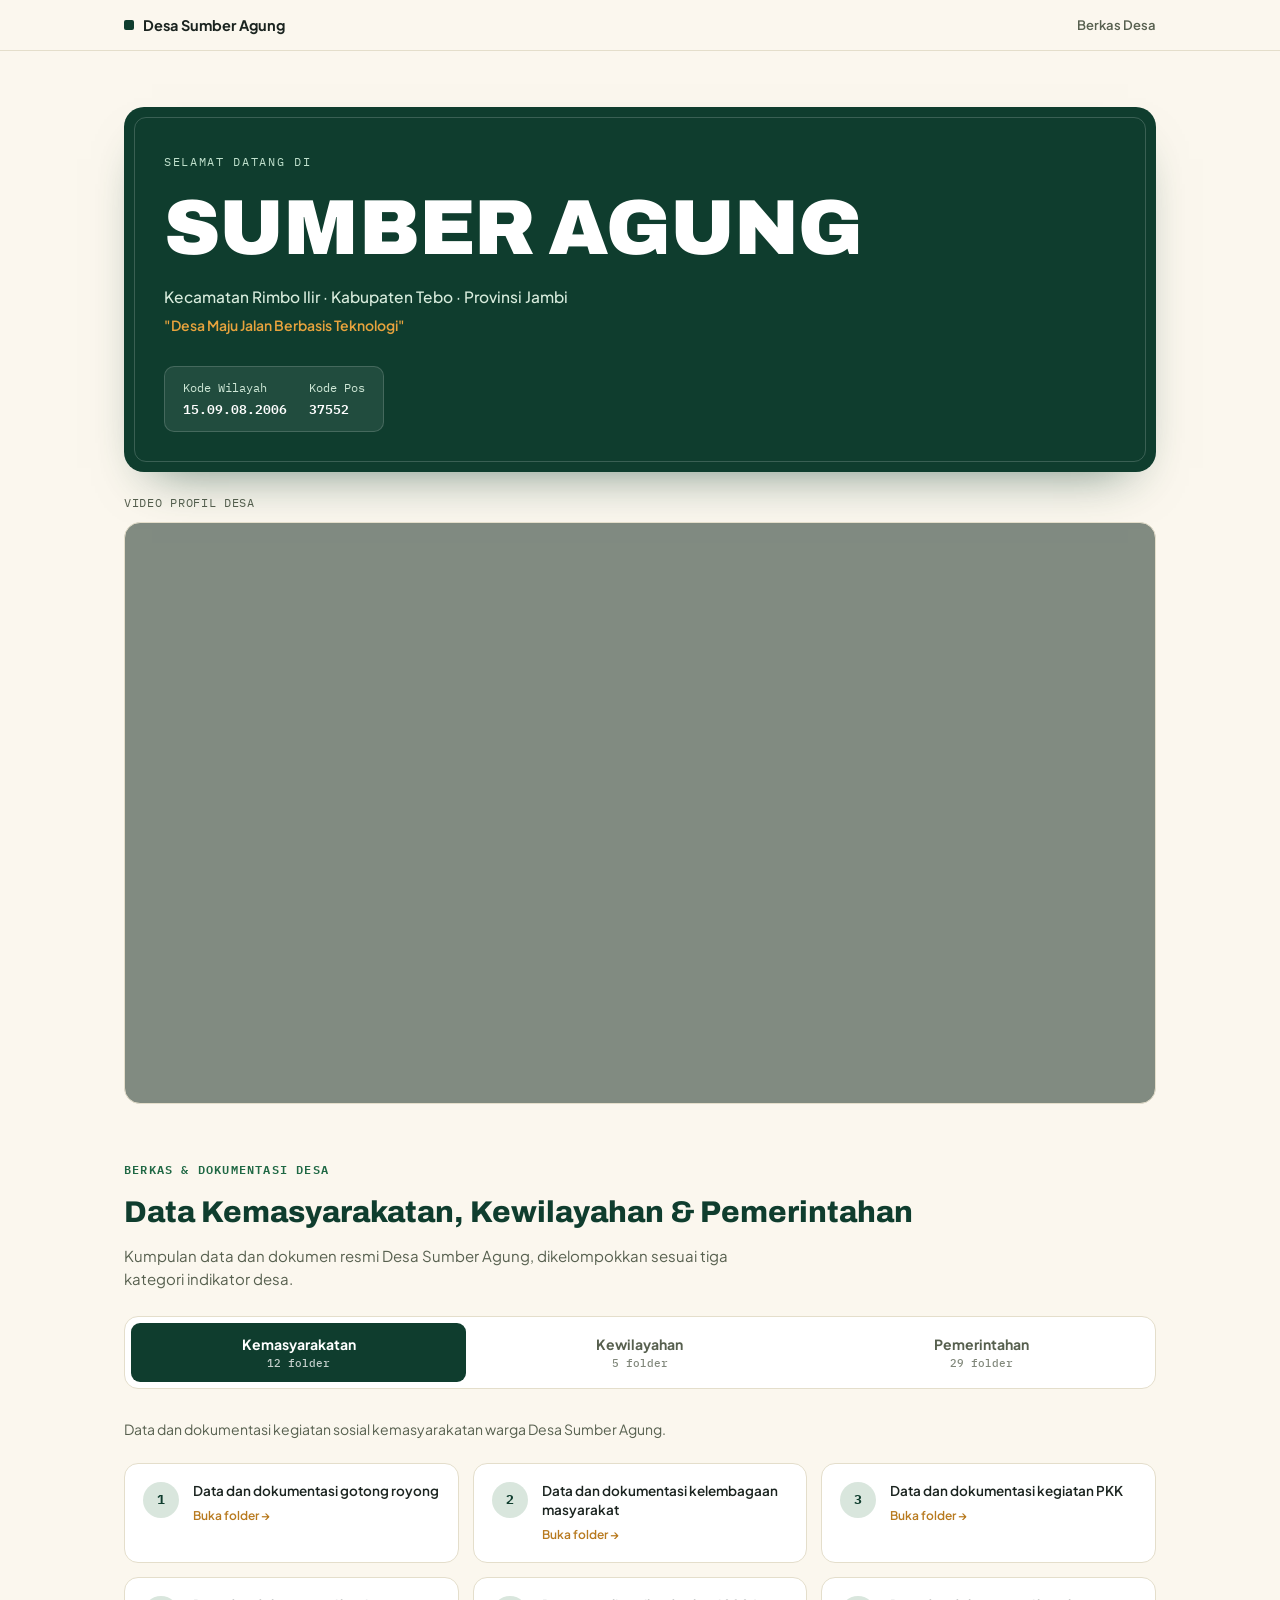
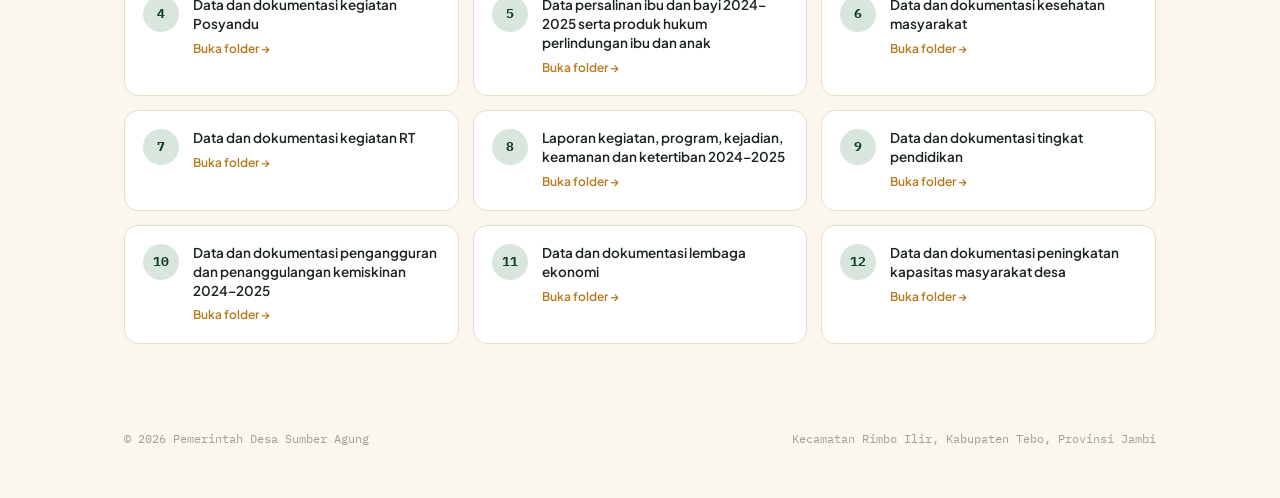
<file: 15.09.08.2006/lomdeskel/index2.html>
<!DOCTYPE html>
<html lang="id">
<head>
<meta charset="UTF-8">
<meta name="viewport" content="width=device-width, initial-scale=1.0">
<title>Desa Sumber Agung — Kecamatan Rimbo Ilir, Kabupaten Tebo</title>
<link rel="preconnect" href="https://fonts.googleapis.com">
<link rel="preconnect" href="https://fonts.gstatic.com" crossorigin>
<link href="https://fonts.googleapis.com/css2?family=Archivo:wght@500;700;800;900&family=Plus+Jakarta+Sans:wght@400;500;600;700&family=IBM+Plex+Mono:wght@500;600&display=swap" rel="stylesheet">
<style>
  :root{
    --cream:#FBF7EE;
    --surface:#FFFFFF;
    --ink:#1B2420;
    --ink-soft:#57604F;
    --green-deep:#0F3D2E;
    --green-mid:#1F6844;
    --green-line:#D9E6DD;
    --gold:#E8A33D;
    --gold-deep:#B87A1F;
    --rule:#E4DECB;
  }
  *{box-sizing:border-box; margin:0; padding:0;}
  html{scroll-behavior:smooth;}
  body{
    background:var(--cream); color:var(--ink);
    font-family:'Plus Jakarta Sans', sans-serif; line-height:1.55;
    -webkit-font-smoothing:antialiased;
  }
  .wrap{max-width:1080px; margin:0 auto; padding:0 24px;}
  a{color:inherit;}

  .topbar{
    position:sticky; top:0; z-index:30;
    background:rgba(251,247,238,.92); backdrop-filter:blur(6px);
    border-bottom:1px solid var(--rule);
  }
  .topbar-inner{
    display:flex; align-items:center; justify-content:space-between;
    padding:14px 24px; max-width:1080px; margin:0 auto; flex-wrap:wrap; gap:10px;
  }
  .brand{display:flex; align-items:center; gap:9px; font-weight:700; font-size:14.5px;}
  .brand .sq{width:10px;height:10px; background:var(--green-deep); border-radius:2px;}
  .topbar nav{display:flex; gap:22px;}
  .topbar nav a{font-size:13px; font-weight:600; text-decoration:none; color:var(--ink-soft);}
  .topbar nav a:hover{color:var(--green-deep);}

  .hero{padding:56px 0 20px;}
  .signboard{
    background:var(--green-deep); border-radius:20px; padding:46px 40px 40px;
    position:relative; overflow:hidden; box-shadow:0 24px 50px -28px rgba(15,61,46,.65);
  }
  .signboard::before{
    content:""; position:absolute; inset:10px;
    border:1.5px solid rgba(255,255,255,.18); border-radius:12px; pointer-events:none;
  }
  .signboard .kicker{
    font-family:'IBM Plex Mono', monospace; font-size:12px; letter-spacing:.14em;
    text-transform:uppercase; color:#BFE0CC; margin-bottom:18px;
  }
  .signboard h1{
    font-family:'Archivo', sans-serif; font-weight:900; font-size:clamp(42px, 7vw, 78px);
    letter-spacing:-.01em; line-height:.98; color:#FFFFFF; text-transform:uppercase;
  }
  .signboard .loc{margin-top:18px; font-size:15.5px; color:#D8ECDD; font-weight:500;}
  .signboard .tagline{margin-top:6px; font-weight:600; font-size:14px; color:var(--gold);}
  .code-plate{
    margin-top:30px; display:inline-flex; gap:22px; flex-wrap:wrap;
    background:rgba(255,255,255,.08); border:1px solid rgba(255,255,255,.16);
    border-radius:10px; padding:12px 18px;
  }
  .code-plate div{font-family:'IBM Plex Mono', monospace; font-size:11.5px; color:#CFE8D7;}
  .code-plate div b{display:block; color:#fff; font-size:13px; margin-top:2px; font-weight:600;}

  .video-block{margin-top:22px;}
  .video-block .label{
    font-family:'IBM Plex Mono', monospace; font-size:11.5px; letter-spacing:.06em;
    text-transform:uppercase; color:var(--ink-soft); margin-bottom:10px;
  }
  .ratio{
    position:relative; width:100%; padding-top:56.25%;
    background:#08201780; border-radius:16px; overflow:hidden; border:1px solid var(--rule);
  }
  .ratio iframe{position:absolute; inset:0; width:100%; height:100%; border:0;}

  section{padding:56px 0;}
  .section-head{margin-bottom:26px;}
  .eyebrow{
    font-family:'IBM Plex Mono', monospace; font-size:12px; letter-spacing:.1em;
    text-transform:uppercase; color:var(--green-mid); font-weight:600; margin-bottom:10px;
  }
  .section-head h2{font-family:'Archivo', sans-serif; font-weight:800; font-size:30px; color:var(--green-deep);}
  .section-head p{color:var(--ink-soft); font-size:15px; max-width:60ch; margin-top:8px;}

  /* ===== Submenu tabs ===== */
  .tabbar{
    display:flex; gap:6px; padding:6px; background:var(--surface);
    border:1px solid var(--rule); border-radius:14px; margin-bottom:30px;
    flex-wrap:wrap;
  }
  .tab-btn{
    flex:1; min-width:150px; text-align:center;
    padding:12px 16px; border:none; background:transparent; cursor:pointer;
    font-family:'Plus Jakarta Sans', sans-serif; font-weight:700; font-size:14px;
    color:var(--ink-soft); border-radius:9px; transition:.15s ease;
  }
  .tab-btn .count{
    display:block; font-family:'IBM Plex Mono', monospace; font-weight:500;
    font-size:11px; margin-top:3px; opacity:.75;
  }
  .tab-btn.active{background:var(--green-deep); color:#fff;}
  .tab-btn:not(.active):hover{background:var(--green-line); color:var(--green-deep);}

  .tab-panel{display:none;}
  .tab-panel.active{display:block;}
  .panel-desc{color:var(--ink-soft); font-size:14px; margin-bottom:22px; max-width:64ch;}

  /* Kemasyarakatan: card grid */
  .card-grid{
    display:grid; grid-template-columns:repeat(auto-fill, minmax(260px,1fr)); gap:14px;
  }
  .item-card{
    background:var(--surface); border:1px solid var(--rule); border-radius:14px;
    padding:18px; display:flex; gap:14px; align-items:flex-start; text-decoration:none;
    transition:.15s ease;
  }
  .item-card:hover{border-color:var(--gold); transform:translateY(-1px);}
  .item-num{
    flex:0 0 auto; width:36px; height:36px; border-radius:50%;
    background:var(--green-line); color:var(--green-deep);
    display:flex; align-items:center; justify-content:center;
    font-family:'IBM Plex Mono', monospace; font-weight:700; font-size:13px;
  }
  .item-title{font-size:13.5px; font-weight:600; color:var(--ink); line-height:1.4;}
  .item-arrow{margin-top:6px; font-size:12px; color:var(--gold-deep); font-weight:600;}

  /* Kewilayahan: doc list */
  .doc-list{display:flex; flex-direction:column; gap:10px;}
  .doc-row{
    display:flex; align-items:center; gap:14px;
    background:var(--surface); border:1px solid var(--rule); border-radius:12px;
    padding:16px 18px; text-decoration:none; transition:.15s ease;
  }
  .doc-row:hover{border-color:var(--gold);}
  .doc-icon{
    flex:0 0 auto; width:38px; height:38px; border-radius:9px;
    background:var(--green-deep); color:#fff; display:flex; align-items:center; justify-content:center;
    font-family:'IBM Plex Mono', monospace; font-weight:700; font-size:11px;
  }
  .doc-title{font-size:14.5px; font-weight:600; color:var(--ink); flex:1;}
  .doc-go{font-size:12.5px; color:var(--gold-deep); font-weight:600; white-space:nowrap;}

  /* Pemerintahan: dense flat list */
  .flat-list{border:1px solid var(--rule); border-radius:14px; overflow:hidden; background:var(--surface);}
  .flat-row{
    display:flex; align-items:center; gap:16px;
    padding:13px 18px; text-decoration:none; color:var(--ink);
    border-top:1px solid var(--rule);
  }
  .flat-row:first-child{border-top:none;}
  .flat-row:hover{background:var(--cream);}
  .flat-no{
    flex:0 0 auto; width:28px; font-family:'IBM Plex Mono', monospace;
    font-size:12px; color:var(--green-mid); font-weight:700;
  }
  .flat-title{flex:1; font-size:14px; font-weight:500;}
  .flat-arrow{font-size:12px; color:var(--gold-deep); font-weight:600; flex:0 0 auto;}

  .contact-card{
    background:var(--green-deep); border-radius:18px; padding:38px 34px; color:#fff;
    display:flex; justify-content:space-between; flex-wrap:wrap; gap:24px;
  }
  .contact-card h2{font-family:'Archivo', sans-serif; font-weight:800; font-size:24px; margin-bottom:10px;}
  .contact-card p{color:#CFE8D7; font-size:14px; max-width:40ch;}
  .contact-list{display:flex; flex-direction:column; gap:8px; font-size:14px;}
  .contact-list b{color:var(--gold); font-weight:600; margin-right:6px;}

  footer.site{
    padding:30px 0 50px; font-family:'IBM Plex Mono', monospace; font-size:11.5px; color:#9AA394;
    display:flex; justify-content:space-between; flex-wrap:wrap; gap:10px;
  }

  @media (max-width:640px){
    .signboard{padding:32px 22px 30px; border-radius:16px;}
    .tabbar{flex-direction:column;}
    .contact-card{flex-direction:column;}
  }
</style>
</head>
<body>

<div class="topbar">
  <div class="topbar-inner">
    <div class="brand"><span class="sq"></span> Desa Sumber Agung</div>
    <nav>
      <a href="#berkas">Berkas Desa</a>
    </nav>
  </div>
</div>

<div class="wrap">

  <section class="hero" style="padding-bottom:0;">
    <div class="signboard">
      <div class="kicker">Selamat Datang di</div>
      <h1>Sumber Agung</h1>
      <div class="loc">Kecamatan Rimbo Ilir · Kabupaten Tebo · Provinsi Jambi</div>
      <div class="tagline">"Desa Maju Jalan Berbasis Teknologi"</div>
      <div class="code-plate">
        <div>Kode Wilayah<b>15.09.08.2006</b></div>
        <div>Kode Pos<b>37552</b></div>
      </div>
    </div>

    <div class="video-block">
      <div class="label">Video Profil Desa</div>
      <div class="ratio">
        <iframe src="https://drive.google.com/file/d/1PPht9cgdKrzvryTsOoXVwMwlEEdtX1Wt/preview" allow="autoplay" allowfullscreen></iframe>
      </div>
    </div>
  </section>

  <section id="berkas">
    <div class="section-head">
      <div class="eyebrow">Berkas &amp; Dokumentasi Desa</div>
      <h2>Data Kemasyarakatan, Kewilayahan &amp; Pemerintahan</h2>
      <p>Kumpulan data dan dokumen resmi Desa Sumber Agung, dikelompokkan sesuai tiga kategori indikator desa.</p>
    </div>

    <div class="tabbar">
      <button class="tab-btn active" data-tab="kemasyarakatan">Kemasyarakatan<span class="count">12 folder</span></button>
      <button class="tab-btn" data-tab="kewilayahan">Kewilayahan<span class="count">5 folder</span></button>
      <button class="tab-btn" data-tab="pemerintahan">Pemerintahan<span class="count">29 folder</span></button>
    </div>

    <!-- KEMASYARAKATAN -->
    <div class="tab-panel active" id="panel-kemasyarakatan">
      <p class="panel-desc">Data dan dokumentasi kegiatan sosial kemasyarakatan warga Desa Sumber Agung.</p>
      <div class="card-grid" id="grid-kemasyarakatan">
      <a class="item-card" href="https://drive.google.com/drive/folders/1GBpFDiGX0HOh5H3V41pfqo63IuCfDVa6">
        <div class="item-num">1</div>
        <div>
          <div class="item-title">Data dan dokumentasi gotong royong</div>
          <div class="item-arrow">Buka folder →</div>
        </div>
      </a>
      <a class="item-card" href="https://drive.google.com/drive/folders/13JuzeYLXmGoJaKQld9gRUi3iU7F-ro3n">
        <div class="item-num">2</div>
        <div>
          <div class="item-title">Data dan dokumentasi kelembagaan masyarakat</div>
          <div class="item-arrow">Buka folder →</div>
        </div>
      </a>
      <a class="item-card" href="https://drive.google.com/drive/folders/1cxbr9I3pLOT6T8e8E1G43xRIX8R1RqFS">
        <div class="item-num">3</div>
        <div>
          <div class="item-title">Data dan dokumentasi kegiatan PKK</div>
          <div class="item-arrow">Buka folder →</div>
        </div>
      </a>
      <a class="item-card" href="https://drive.google.com/drive/folders/18BiAr5dtTGdiXqx5g7Z2iXFRMWJWfjl5">
        <div class="item-num">4</div>
        <div>
          <div class="item-title">Data dan dokumentasi kegiatan Posyandu</div>
          <div class="item-arrow">Buka folder →</div>
        </div>
      </a>
      <a class="item-card" href="https://drive.google.com/drive/folders/1UY7MPsqOWK20WpvZ9VR23m0MYXlg9P4J">
        <div class="item-num">5</div>
        <div>
          <div class="item-title">Data persalinan ibu dan bayi 2024–2025 serta produk hukum perlindungan ibu dan anak</div>
          <div class="item-arrow">Buka folder →</div>
        </div>
      </a>
      <a class="item-card" href="https://drive.google.com/drive/folders/1lrFJqCb_pNafnkJOuAaVvkKC0zQ79aIJ">
        <div class="item-num">6</div>
        <div>
          <div class="item-title">Data dan dokumentasi kesehatan masyarakat</div>
          <div class="item-arrow">Buka folder →</div>
        </div>
      </a>
      <a class="item-card" href="https://drive.google.com/drive/folders/1IuMCZ46Uw-94g-D7SBQiWALoLBoP5ihn">
        <div class="item-num">7</div>
        <div>
          <div class="item-title">Data dan dokumentasi kegiatan RT</div>
          <div class="item-arrow">Buka folder →</div>
        </div>
      </a>
      <a class="item-card" href="https://drive.google.com/drive/folders/16od52SbrWzQ0zMs2s4hyWceGDIOxeCxa">
        <div class="item-num">8</div>
        <div>
          <div class="item-title">Laporan kegiatan, program, kejadian, keamanan dan ketertiban 2024–2025</div>
          <div class="item-arrow">Buka folder →</div>
        </div>
      </a>
      <a class="item-card" href="https://drive.google.com/drive/folders/1L88SpH1VKw1tN5Ck-X96RF-dMtuZovTq">
        <div class="item-num">9</div>
        <div>
          <div class="item-title">Data dan dokumentasi tingkat pendidikan</div>
          <div class="item-arrow">Buka folder →</div>
        </div>
      </a>
      <a class="item-card" href="https://drive.google.com/drive/folders/1n6XpifP9JoN_mOplr13qvOtVOXa-ASAn">
        <div class="item-num">10</div>
        <div>
          <div class="item-title">Data dan dokumentasi pengangguran dan penanggulangan kemiskinan 2024–2025</div>
          <div class="item-arrow">Buka folder →</div>
        </div>
      </a>
      <a class="item-card" href="https://drive.google.com/drive/folders/1n80YeltZvoQeMKFaPTf7nqXwdU_DbdgR">
        <div class="item-num">11</div>
        <div>
          <div class="item-title">Data dan dokumentasi lembaga ekonomi</div>
          <div class="item-arrow">Buka folder →</div>
        </div>
      </a>
      <a class="item-card" href="https://drive.google.com/drive/folders/1LchdNBTXtZWXRGPj7PpFrFv9fBqLPCF3">
        <div class="item-num">12</div>
        <div>
          <div class="item-title">Data dan dokumentasi peningkatan kapasitas masyarakat desa</div>
          <div class="item-arrow">Buka folder →</div>
        </div>
      </a>
    </div>
    </div>

    <!-- KEWILAYAHAN -->
    <div class="tab-panel" id="panel-kewilayahan">
      <p class="panel-desc">Dokumen penataan dan pengelolaan wilayah desa.</p>
      <div class="doc-list" id="list-kewilayahan">
      <a class="doc-row" href="https://drive.google.com/drive/folders/1mv-ja5i0MPvL1e9BhVEs9a5vCSO6RxBX">
        <div class="doc-icon">1</div>
        <div class="doc-title">Peta Administrasi Desa dan Peta Batas Desa</div>
        <div class="doc-go">Buka →</div>
      </a>
      <a class="doc-row" href="https://drive.google.com/drive/folders/1XbSFfzO8IghNbCP4X_HNr-r39x85K6zC">
        <div class="doc-icon">2</div>
        <div class="doc-title">Perbup yang mengatur tentang batas desa</div>
        <div class="doc-go">Buka →</div>
      </a>
      <a class="doc-row" href="https://drive.google.com/drive/folders/199wlPfeA5PKnWTRrH96HgLOnapqNFnp1">
        <div class="doc-icon">3</div>
        <div class="doc-title">Kesiapan tanggap bencana, simulasi, daerah evakuasi & dokumen P3MD</div>
        <div class="doc-go">Buka →</div>
      </a>
      <a class="doc-row" href="https://drive.google.com/drive/folders/19MfFdpmPmRr03G47urkdW8H_gpKpw2qC">
        <div class="doc-icon">4</div>
        <div class="doc-title">Data dan dokumentasi investasi masuk desa</div>
        <div class="doc-go">Buka →</div>
      </a>
      <a class="doc-row" href="https://drive.google.com/drive/folders/19Qp7LNOqjxOxeok4iF-A83w0eC_Hu0fr">
        <div class="doc-icon">5</div>
        <div class="doc-title">Data dan dokumentasi program pelestarian lingkungan (TPSS)</div>
        <div class="doc-go">Buka →</div>
      </a>
    </div>
    </div>

    <!-- PEMERINTAHAN -->
    <div class="tab-panel" id="panel-pemerintahan">
      <p class="panel-desc">Seluruh dokumen tata kelola pemerintahan desa — klik salah satu untuk membuka folder aslinya di Google Drive.</p>
      <div class="flat-list" id="list-pemerintahan">
      <a class="flat-row" href="https://drive.google.com/drive/folders/15oeCfsD38aT1dQR-AlLo4ePpERFy23Bg">
        <div class="flat-no">1</div>
        <div class="flat-title">SK Penetapan Juara Lomba Desa</div>
        <div class="flat-arrow">Buka →</div>
      </a>
      <a class="flat-row" href="https://drive.google.com/drive/folders/1kgg5HgLVHkUMBkckqPio5vDW0TcWW6vc">
        <div class="flat-no">06</div>
        <div class="flat-title">Data dan dokumentasi prestasi desa 5 tahun terakhir</div>
        <div class="flat-arrow">Buka →</div>
      </a>
      <a class="flat-row" href="https://drive.google.com/drive/folders/13MRs5qfw0_x_WGQI0leLsk3dlCaXjuxs">
        <div class="flat-no">07</div>
        <div class="flat-title">Laporan Profil Desa tahun 2024 dan 2025</div>
        <div class="flat-arrow">Buka →</div>
      </a>
      <a class="flat-row" href="https://drive.google.com/drive/folders/1stOCoPLa-nPgCzev-S4pc8sRDmViqaKG">
        <div class="flat-no">08</div>
        <div class="flat-title">SK Kepala Desa tentang Pokja Profil Desa</div>
        <div class="flat-arrow">Buka →</div>
      </a>
      <a class="flat-row" href="https://drive.google.com/drive/folders/1NlXS4gAOzsxtMCLPEi-xakZ6LYryRA-k">
        <div class="flat-no">09</div>
        <div class="flat-title">Perdes tentang RPJMDes</div>
        <div class="flat-arrow">Buka →</div>
      </a>
      <a class="flat-row" href="https://drive.google.com/drive/folders/1lNRBERCVvvDlVPqyhC7GnnEmI7QKcCq9">
        <div class="flat-no">10</div>
        <div class="flat-title">Perdes tentang RKPDes</div>
        <div class="flat-arrow">Buka →</div>
      </a>
      <a class="flat-row" href="https://drive.google.com/drive/folders/146MLhszTGLXfhT7LXlL7SSQIWB2-rxnr">
        <div class="flat-no">11</div>
        <div class="flat-title">Dokumen APBDesa tahun 2024 dan 2025</div>
        <div class="flat-arrow">Buka →</div>
      </a>
      <a class="flat-row" href="https://drive.google.com/drive/folders/1nt7GnXjlhu6Arj9uFmz26jRjJG48lUKe">
        <div class="flat-no">12</div>
        <div class="flat-title">SK Kepala Desa tentang PPKD 2024 dan 2025</div>
        <div class="flat-arrow">Buka →</div>
      </a>
      <a class="flat-row" href="https://drive.google.com/drive/folders/1Cp52Ngg9XOji6lRhSv9_xlLjFSiYRuJj">
        <div class="flat-no">13</div>
        <div class="flat-title">Dokumen pelaksanaan Musdes</div>
        <div class="flat-arrow">Buka →</div>
      </a>
      <a class="flat-row" href="https://drive.google.com/drive/folders/1PzujwUU4yIRz8hUQRxBdcv6OzY5-WVwX">
        <div class="flat-no">14</div>
        <div class="flat-title">Dokumen pelaksanaan Musrenbangdes</div>
        <div class="flat-arrow">Buka →</div>
      </a>
      <a class="flat-row" href="https://drive.google.com/drive/folders/1IZvG7oVZMbOhLpbFwmNx5gczyo10gHlY">
        <div class="flat-no">15</div>
        <div class="flat-title">Dokumen BPD 2 tahun terakhir</div>
        <div class="flat-arrow">Buka →</div>
      </a>
      <a class="flat-row" href="https://drive.google.com/drive/folders/1RN-iv2GTbiwAClueFfve8vYisjMk-oTU">
        <div class="flat-no">16</div>
        <div class="flat-title">SOTK Desa</div>
        <div class="flat-arrow">Buka →</div>
      </a>
      <a class="flat-row" href="https://drive.google.com/drive/folders/1z1uKc3YQ2HCbHY6RZ-mHAJBsxyEUfkQn">
        <div class="flat-no">17</div>
        <div class="flat-title">Perbup SOTK Desa</div>
        <div class="flat-arrow">Buka →</div>
      </a>
      <a class="flat-row" href="https://drive.google.com/drive/folders/1cir0lYnB2MY81pH9rVrjzCKrKhBK0Mka">
        <div class="flat-no">18</div>
        <div class="flat-title">Pengembangan kapasitas aparatur pemerintah desa</div>
        <div class="flat-arrow">Buka →</div>
      </a>
      <a class="flat-row" href="https://drive.google.com/drive/folders/1Or7KdyaibiCF98R580bH6IfZhbAiLPia">
        <div class="flat-no">19</div>
        <div class="flat-title">Buku Administrasi Desa</div>
        <div class="flat-arrow">Buka →</div>
      </a>
      <a class="flat-row" href="https://drive.google.com/drive/folders/1dksFRWiULyxB_i0_nxWCn2Xc2OwYb7oG">
        <div class="flat-no">20</div>
        <div class="flat-title">Himpunan Produk Hukum Desa</div>
        <div class="flat-arrow">Buka →</div>
      </a>
      <a class="flat-row" href="https://drive.google.com/drive/folders/1LsVaQFDXOfIlQl1dacHOiOsot1bgr_S7">
        <div class="flat-no">21</div>
        <div class="flat-title">Monografi Desa</div>
        <div class="flat-arrow">Buka →</div>
      </a>
      <a class="flat-row" href="https://drive.google.com/drive/folders/1wXunqvQoR0H5XEY0sUM0lXKwVNdefKXr">
        <div class="flat-no">22</div>
        <div class="flat-title">Dokumen BUMDes</div>
        <div class="flat-arrow">Buka →</div>
      </a>
      <a class="flat-row" href="https://drive.google.com/drive/folders/13ZwerJMnnmc0G0p08yIwWh_N-C5E5SMu">
        <div class="flat-no">23</div>
        <div class="flat-title">Inventarisasi Aset Desa</div>
        <div class="flat-arrow">Buka →</div>
      </a>
      <a class="flat-row" href="https://drive.google.com/drive/folders/11foK8txMNkoo5EY2LCz7zZ9sngi9p1Qq">
        <div class="flat-no">24</div>
        <div class="flat-title">Teknologi informasi yang dipakai desa</div>
        <div class="flat-arrow">Buka →</div>
      </a>
      <a class="flat-row" href="https://drive.google.com/drive/folders/1tgy87ZaBLWezrAMRZNt59PEq_iIpiy4I">
        <div class="flat-no">25</div>
        <div class="flat-title">Dokumen kerjasama desa</div>
        <div class="flat-arrow">Buka →</div>
      </a>
      <a class="flat-row" href="https://drive.google.com/drive/folders/1ZUUd7mYPYOazHXP09EsEvLrUAEFW8ThG">
        <div class="flat-no">26</div>
        <div class="flat-title">LPPD tahun 2024 dan 2025</div>
        <div class="flat-arrow">Buka →</div>
      </a>
      <a class="flat-row" href="https://drive.google.com/drive/folders/1HUaUz-8PhnBpNRgz0WpsvcADUev2O1_W">
        <div class="flat-no">27</div>
        <div class="flat-title">Sarana dan prasarana pendukung kinerja pemerintah desa</div>
        <div class="flat-arrow">Buka →</div>
      </a>
      <a class="flat-row" href="https://drive.google.com/drive/folders/1_ZetGQkJJ3YSRTG9O2LTNidEgAbusQBh">
        <div class="flat-no">28</div>
        <div class="flat-title">Pelestarian adat dan budaya 2024–2025</div>
        <div class="flat-arrow">Buka →</div>
      </a>
      <a class="flat-row" href="https://drive.google.com/drive/folders/1i1dw4I9BtP0oU8N1fEu8zAdln5PaTu34">
        <div class="flat-no">29</div>
        <div class="flat-title">Program pemberdayaan masyarakat 2024–2025</div>
        <div class="flat-arrow">Buka →</div>
      </a>
      <a class="flat-row" href="https://drive.google.com/drive/folders/1CBqiPEHJCCS3wRcemMqbjk1A_RK-3sqr">
        <div class="flat-no">30</div>
        <div class="flat-title">Dokumen SPM Desa</div>
        <div class="flat-arrow">Buka →</div>
      </a>
      <a class="flat-row" href="https://drive.google.com/drive/folders/1t97z-zf8NtgrlvgBSdIF59Fxpew0p1Tv">
        <div class="flat-no">31</div>
        <div class="flat-title">Kotak, media, layanan pengaduan masyarakat</div>
        <div class="flat-arrow">Buka →</div>
      </a>
      <a class="flat-row" href="https://drive.google.com/drive/folders/19PYNL8O1mwczn9uDOI0DoaBB0COFM2J7">
        <div class="flat-no">32</div>
        <div class="flat-title">Screenshot penggunaan Siskeudes / pengelolaan keuangan</div>
        <div class="flat-arrow">Buka →</div>
      </a>
      <a class="flat-row" href="https://drive.google.com/drive/folders/1d0YsnPLCIzOtDrTqVQODCYy4-QS_rvty">
        <div class="flat-no">33</div>
        <div class="flat-title">Program pembinaan pasca lomba dari provinsi dan kabupaten</div>
        <div class="flat-arrow">Buka →</div>
      </a>
    </div>
    </div>
  </section>

</div>

<footer class="site">
  <div class="wrap" style="display:flex; justify-content:space-between; flex-wrap:wrap; gap:10px; width:100%;">
    <span>© 2026 Pemerintah Desa Sumber Agung</span>
    <span>Kecamatan Rimbo Ilir, Kabupaten Tebo, Provinsi Jambi</span>
  </div>
</footer>

<script>
document.querySelectorAll('.tab-btn').forEach(btn => {
  btn.addEventListener('click', () => {
    document.querySelectorAll('.tab-btn').forEach(b => b.classList.remove('active'));
    document.querySelectorAll('.tab-panel').forEach(p => p.classList.remove('active'));
    btn.classList.add('active');
    document.getElementById('panel-' + btn.dataset.tab).classList.add('active');
  });
});
</script>

</body>
</html>
</file>
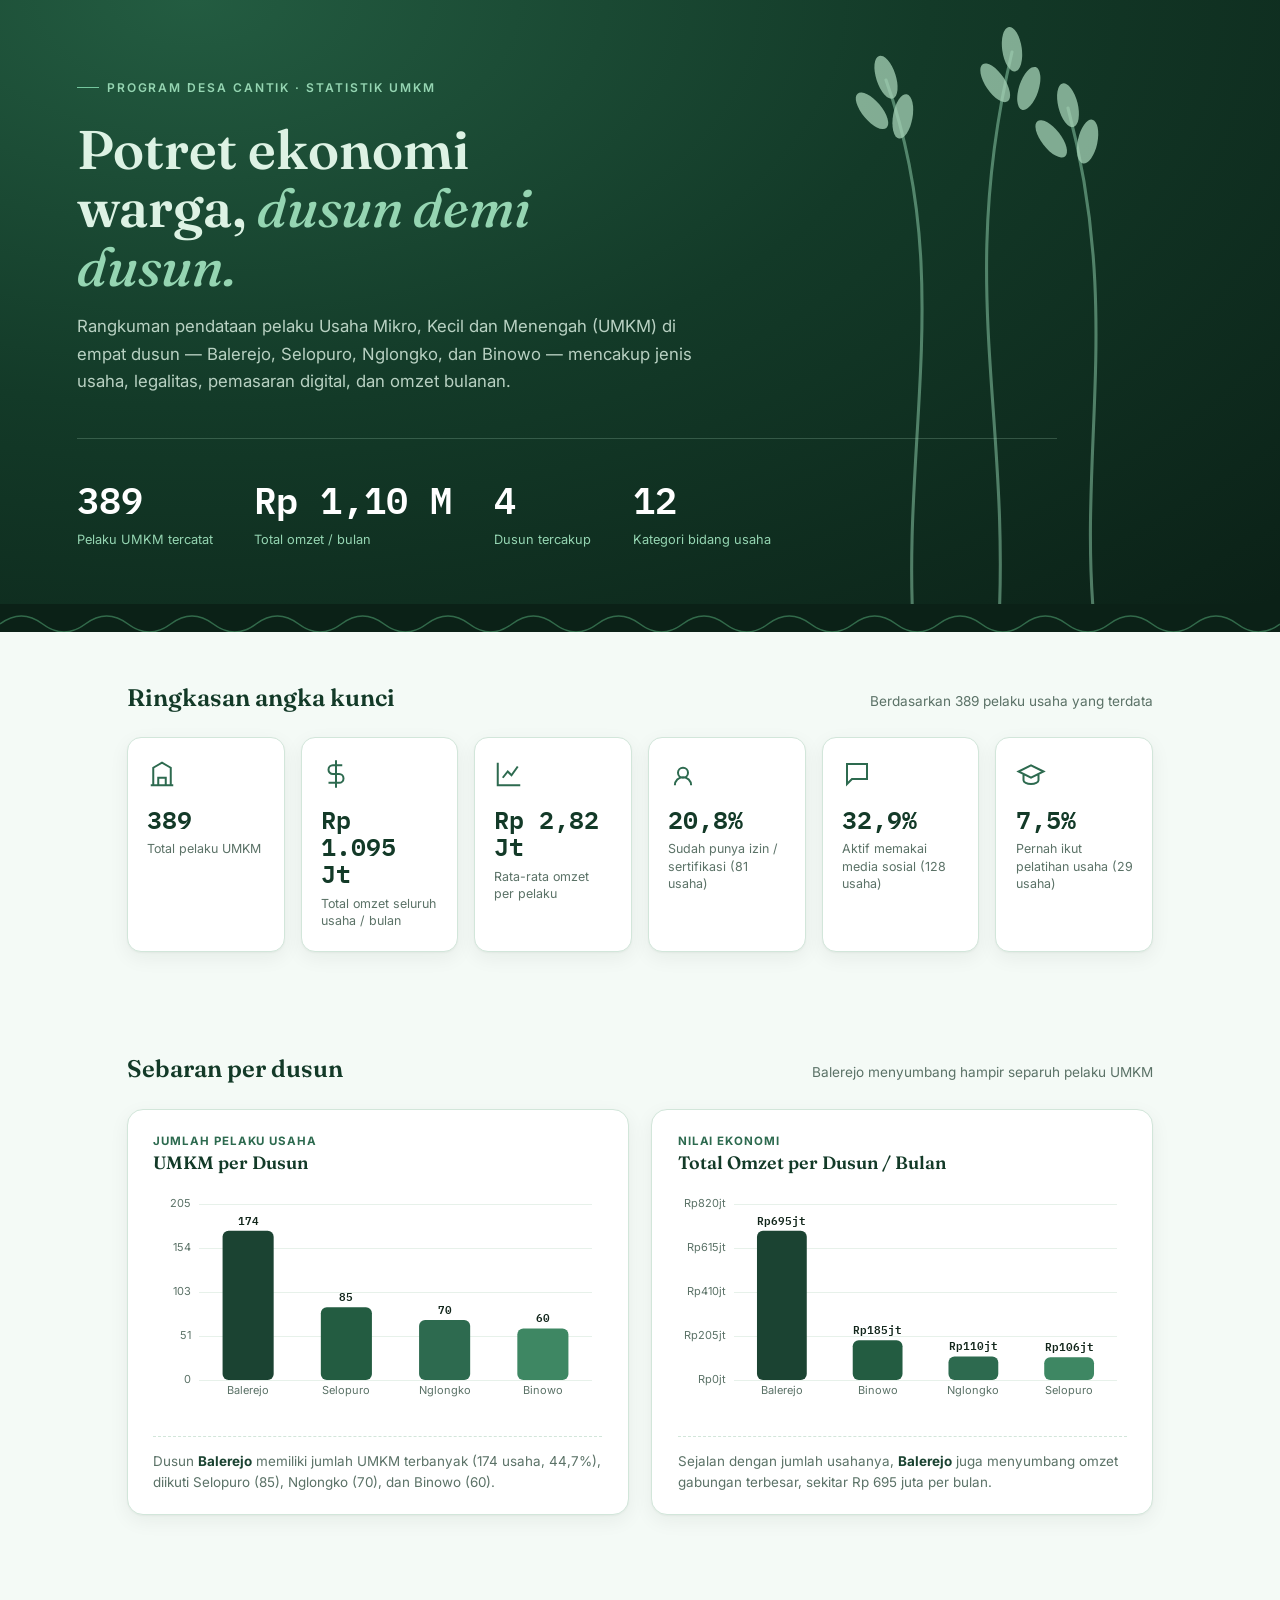
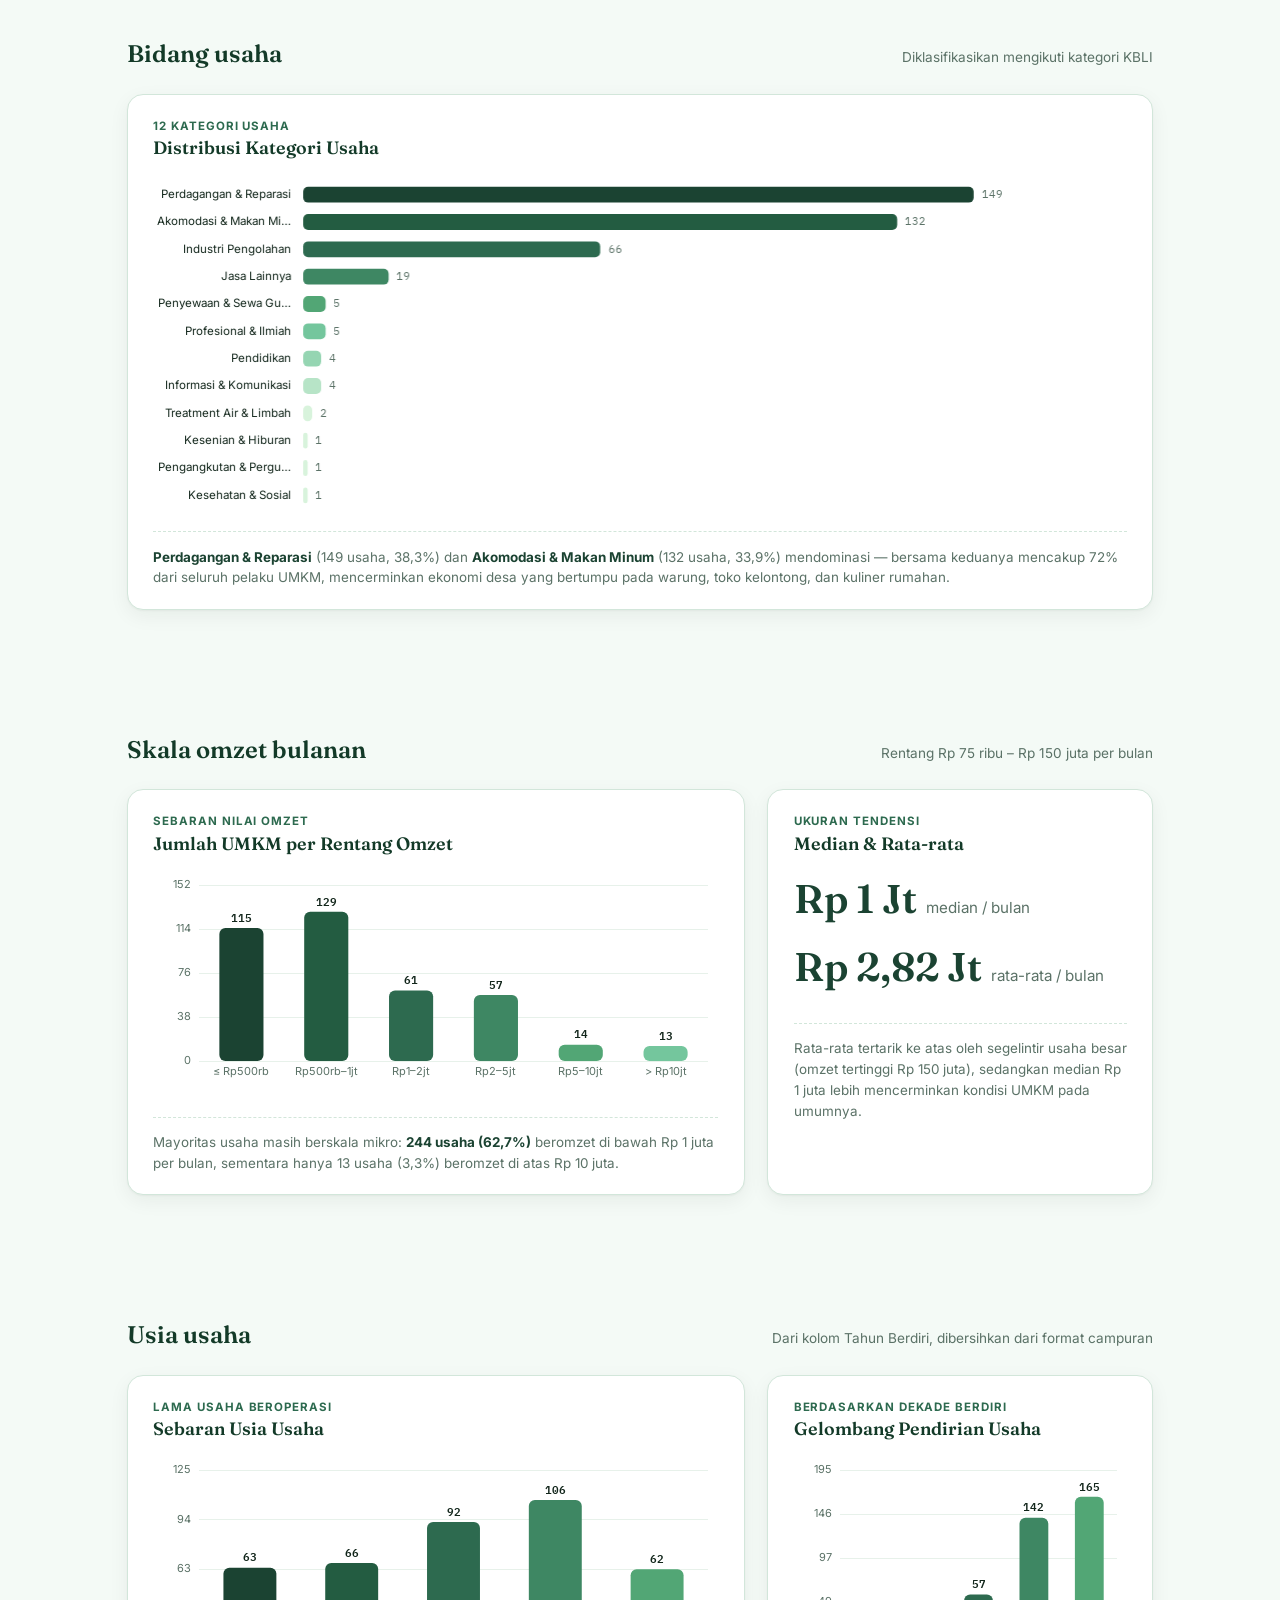
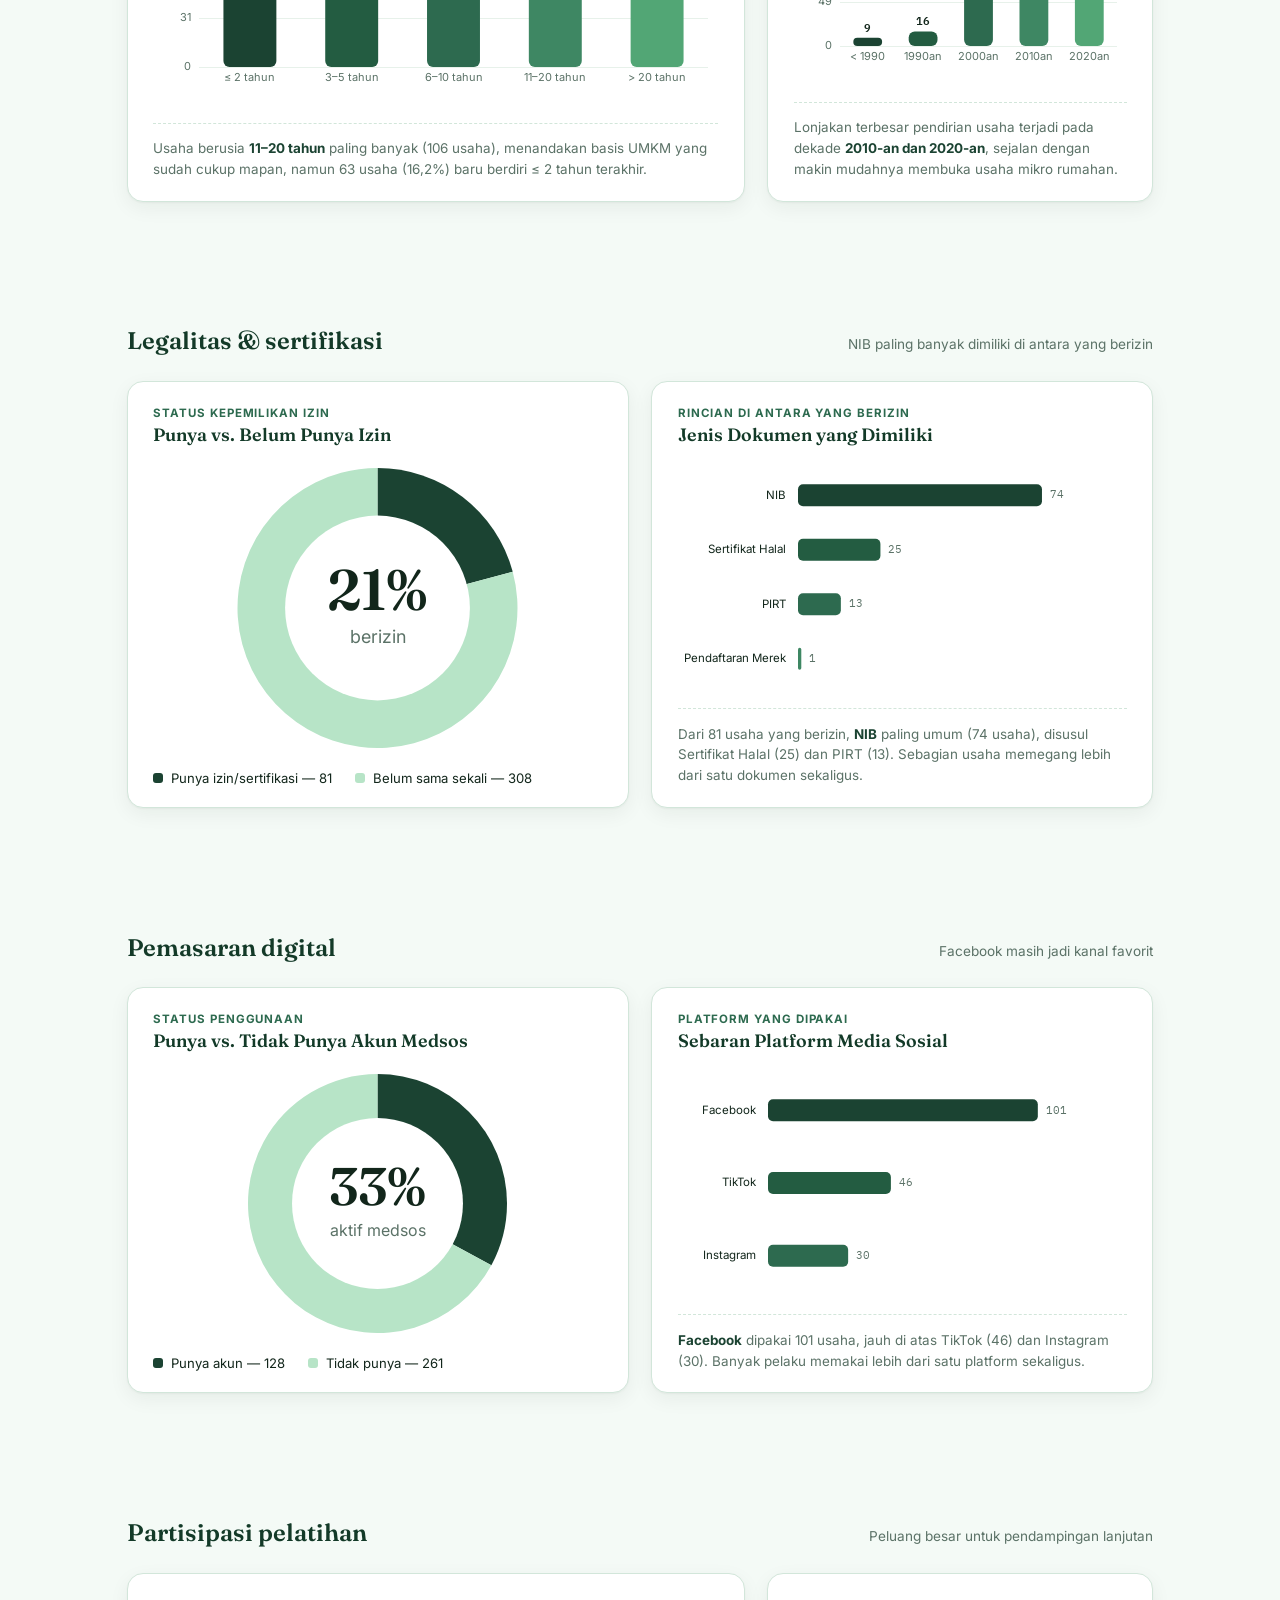
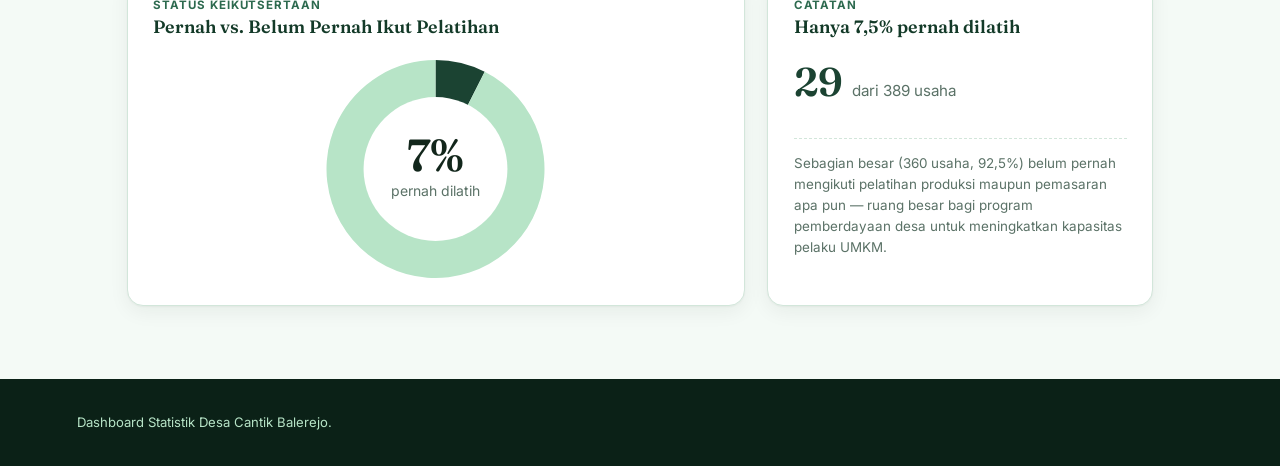
<file: 35.19.01.2012/desa-cantik/index3.html>
<!DOCTYPE html>
<html lang="id">
<head>
<meta charset="UTF-8">
<meta name="viewport" content="width=device-width, initial-scale=1.0">
<title>Statistik UMKM Desa · Dashboard Desa Cantik</title>
<link rel="preconnect" href="https://fonts.googleapis.com">
<link rel="preconnect" href="https://fonts.gstatic.com" crossorigin>
<link href="https://fonts.googleapis.com/css2?family=Fraunces:opsz,wght@9..144,400;9..144,500;9..144,600;9..144,700&family=Inter:wght@400;500;600;700;800&family=IBM+Plex+Mono:wght@400;500;600&display=swap" rel="stylesheet">
<style>
  :root{
    --bg: #F4FAF6;
    --surface: #FFFFFF;
    --forest-950: #0B2117;
    --forest-800: #133A28;
    --forest-700: #1B4332;
    --forest-600: #235C41;
    --forest-500: #2D6A4F;
    --forest-400: #3E8763;
    --mint-400: #52A675;
    --mint-300: #74C69D;
    --mint-200: #95D5B2;
    --mint-100: #B7E4C7;
    --mint-50:  #DDF2E4;
    --ink: #12261B;
    --muted: #5B7267;
    --hairline: #D2E6DA;
    --shadow: 0 1px 2px rgba(11,33,23,0.04), 0 6px 20px rgba(11,33,23,0.06);
  }

  *{ box-sizing: border-box; }

  html{ scroll-behavior: smooth; }

  body{
    margin:0;
    background: var(--bg);
    color: var(--ink);
    font-family: 'Inter', -apple-system, sans-serif;
    -webkit-font-smoothing: antialiased;
  }

  h1,h2,h3, .num-display{
    font-family: 'Fraunces', Georgia, serif;
  }

  .mono{ font-family: 'IBM Plex Mono', monospace; }

  a{ color: inherit; }

  /* ===== HERO ===== */
  .hero{
    position: relative;
    background: radial-gradient(120% 140% at 15% 0%, var(--forest-600) 0%, var(--forest-800) 48%, var(--forest-950) 100%);
    color: var(--mint-50);
    overflow: hidden;
    padding: 4.5rem 6vw 3.5rem;
  }

  .hero-inner{
    position: relative;
    z-index: 2;
    max-width: 980px;
  }

  .eyebrow{
    display:inline-flex;
    align-items:center;
    gap:.5rem;
    font-size: .75rem;
    letter-spacing: .16em;
    text-transform: uppercase;
    color: var(--mint-200);
    font-weight: 600;
    margin-bottom: 1.6rem;
  }
  .eyebrow::before{
    content:"";
    width: 22px; height: 1px;
    background: var(--mint-300);
    display:inline-block;
  }

  .hero h1{
    font-size: clamp(2.1rem, 4.6vw, 3.4rem);
    font-weight: 600;
    line-height: 1.08;
    margin: 0 0 1rem;
    max-width: 15ch;
  }
  .hero h1 em{
    font-style: italic;
    color: var(--mint-200);
    font-weight: 500;
  }

  .hero p.lede{
    font-size: 1.05rem;
    line-height: 1.65;
    color: rgba(221,242,228,0.82);
    max-width: 56ch;
    margin: 0 0 2.6rem;
  }

  .hero-stats{
    display:flex;
    flex-wrap: wrap;
    gap: 2.6rem;
    padding-top: 2rem;
    border-top: 1px solid rgba(183,228,199,0.22);
  }
  .hero-stat .num{
    font-size: clamp(1.7rem, 3vw, 2.3rem);
    font-weight: 600;
    color: #fff;
    display:block;
  }
  .hero-stat .lbl{
    font-size: .8rem;
    color: var(--mint-200);
    margin-top: .3rem;
  }

  /* rice-stalk decoration */
  .stalks{
    position:absolute;
    right: -2%;
    bottom: -6%;
    width: min(46vw, 560px);
    opacity: .9;
    z-index:1;
    pointer-events:none;
  }
  .stalks path{ transform-origin: bottom; }

  /* divider */
  .grain-divider{
    background: var(--forest-950);
    line-height: 0;
  }
  .grain-divider svg{ width:100%; height:28px; display:block; }

  /* ===== LAYOUT ===== */
  .wrap{ max-width: 1180px; margin: 0 auto; padding: 0 6vw; }
  section.block{ padding: 3.2rem 0; }

  .section-head{
    display:flex;
    align-items: baseline;
    justify-content: space-between;
    gap: 1rem;
    margin-bottom: 1.6rem;
  }
  .section-head h2{
    font-size: 1.5rem;
    font-weight: 600;
    color: var(--forest-800);
    margin: 0;
  }
  .section-head .section-note{
    font-size: .85rem;
    color: var(--muted);
    text-align: right;
  }

  /* ===== KPI CARDS ===== */
  .kpi-grid{
    display:grid;
    grid-template-columns: repeat(6, 1fr);
    gap: 1rem;
  }
  .kpi-card{
    background: var(--surface);
    border: 1px solid var(--hairline);
    border-radius: 14px;
    padding: 1.3rem 1.2rem;
    box-shadow: var(--shadow);
  }
  .kpi-card .kpi-icon{
    width: 30px; height:30px;
    margin-bottom: .8rem;
    color: var(--forest-500);
  }
  .kpi-card .kpi-num{
    font-family: 'IBM Plex Mono', monospace;
    font-size: 1.55rem;
    font-weight: 600;
    color: var(--forest-800);
    line-height:1.1;
  }
  .kpi-card .kpi-lbl{
    font-size: .78rem;
    color: var(--muted);
    margin-top: .45rem;
    line-height:1.4;
  }

  /* ===== CHART CARDS ===== */
  .chart-row{
    display:grid;
    gap: 1.4rem;
    margin-bottom: 1.4rem;
  }
  .chart-row.cols-2{ grid-template-columns: 1fr 1fr; }
  .chart-row.cols-2-1{ grid-template-columns: 1.6fr 1fr; }
  .chart-row.cols-1{ grid-template-columns: 1fr; }

  .card{
    background: var(--surface);
    border: 1px solid var(--hairline);
    border-radius: 16px;
    padding: 1.5rem 1.6rem 1.3rem;
    box-shadow: var(--shadow);
    display:flex;
    flex-direction: column;
  }
  .card .card-title{
    font-size: .72rem;
    font-weight: 700;
    letter-spacing: .08em;
    text-transform: uppercase;
    color: var(--forest-500);
    margin: 0 0 .2rem;
  }
  .card h3{
    font-size: 1.12rem;
    font-weight: 600;
    color: var(--forest-800);
    margin: 0 0 1rem;
  }
  .card .chart-holder{
    position: relative;
    flex: 1;
    min-height: 230px;
  }
  .card .chart-holder canvas{
    position: absolute;
    inset: 0;
    display: block;
    width: 100%;
    height: 100%;
  }
  .card .insight{
    margin-top: 1rem;
    padding-top: .9rem;
    border-top: 1px dashed var(--hairline);
    font-size: .84rem;
    color: var(--muted);
    line-height: 1.55;
  }
  .card .insight strong{ color: var(--forest-700); }

  .legend-row{
    display:flex;
    gap: 1.4rem;
    margin-top: 1rem;
    flex-wrap: wrap;
  }
  .legend-item{
    display:flex; align-items:center; gap:.5rem;
    font-size: .82rem; color: var(--ink);
  }
  .legend-dot{ width:10px; height:10px; border-radius:3px; display:inline-block; }

  .big-figure{
    display:flex;
    align-items:baseline;
    gap: .6rem;
    margin: .2rem 0 1rem;
  }
  .big-figure .value{
    font-family:'Fraunces', serif;
    font-size: 2.5rem;
    font-weight: 600;
    color: var(--forest-700);
  }
  .big-figure .unit{
    font-size: .95rem;
    color: var(--muted);
  }

  footer{
    background: var(--forest-950);
    color: var(--mint-100);
    padding: 2.2rem 6vw;
    font-size: .82rem;
    display:flex;
    justify-content: space-between;
    flex-wrap: wrap;
    gap: .6rem;
  }
  footer a{ color: var(--mint-200); text-decoration: underline; }

  @media (max-width: 880px){
    .kpi-grid{ grid-template-columns: repeat(2, 1fr); }
    .chart-row.cols-2, .chart-row.cols-2-1{ grid-template-columns: 1fr; }
    .hero{ padding: 3.2rem 6vw 2.6rem; }
    .stalks{ display:none; }
  }

  :focus-visible{
    outline: 2px solid var(--mint-300);
    outline-offset: 2px;
  }

  @media (prefers-reduced-motion: reduce){
    html{ scroll-behavior: auto; }
  }
</style>
</head>
<body>

<header class="hero">
  <svg class="stalks" viewBox="0 0 400 460" fill="none" xmlns="http://www.w3.org/2000/svg" aria-hidden="true">
    <g stroke="#95D5B2" stroke-width="2.2" stroke-linecap="round" opacity="0.55">
      <path d="M120 460 C 110 320, 150 200, 100 60"/>
      <path d="M180 460 C 190 300, 150 210, 190 40"/>
      <path d="M250 460 C 235 330, 270 230, 230 80"/>
    </g>
    <g fill="#B7E4C7" opacity="0.75">
      <ellipse cx="100" cy="58" rx="7" ry="16" transform="rotate(-18 100 58)"/>
      <ellipse cx="90" cy="82" rx="7" ry="16" transform="rotate(-40 90 82)"/>
      <ellipse cx="112" cy="86" rx="7" ry="16" transform="rotate(10 112 86)"/>
      <ellipse cx="190" cy="38" rx="7" ry="16" transform="rotate(-8 190 38)"/>
      <ellipse cx="178" cy="62" rx="7" ry="16" transform="rotate(-34 178 62)"/>
      <ellipse cx="202" cy="66" rx="7" ry="16" transform="rotate(18 202 66)"/>
      <ellipse cx="230" cy="78" rx="7" ry="16" transform="rotate(-14 230 78)"/>
      <ellipse cx="218" cy="102" rx="7" ry="16" transform="rotate(-38 218 102)"/>
      <ellipse cx="244" cy="104" rx="7" ry="16" transform="rotate(12 244 104)"/>
    </g>
  </svg>

  <div class="hero-inner">
    <div class="eyebrow">Program Desa Cantik &middot; Statistik UMKM</div>
    <h1>Potret ekonomi warga, <em>dusun demi dusun.</em></h1>
    <p class="lede">Rangkuman pendataan pelaku Usaha Mikro, Kecil dan Menengah (UMKM) di empat dusun &mdash; Balerejo, Selopuro, Nglongko, dan Binowo &mdash; mencakup jenis usaha, legalitas, pemasaran digital, dan omzet bulanan.</p>
    <div class="hero-stats">
      <div class="hero-stat">
        <span class="num mono">389</span>
        <span class="lbl">Pelaku UMKM tercatat</span>
      </div>
      <div class="hero-stat">
        <span class="num mono">Rp 1,10 M</span>
        <span class="lbl">Total omzet / bulan</span>
      </div>
      <div class="hero-stat">
        <span class="num mono">4</span>
        <span class="lbl">Dusun tercakup</span>
      </div>
      <div class="hero-stat">
        <span class="num mono">12</span>
        <span class="lbl">Kategori bidang usaha</span>
      </div>
    </div>
  </div>
</header>

<div class="grain-divider">
  <svg viewBox="0 0 1200 28" preserveAspectRatio="none" xmlns="http://www.w3.org/2000/svg" aria-hidden="true">
    <path d="M0 20 Q 20 4, 40 20 T 80 20 T 120 20 T 160 20 T 200 20 T 240 20 T 280 20 T 320 20 T 360 20 T 400 20 T 440 20 T 480 20 T 520 20 T 560 20 T 600 20 T 640 20 T 680 20 T 720 20 T 760 20 T 800 20 T 840 20 T 880 20 T 920 20 T 960 20 T 1000 20 T 1040 20 T 1080 20 T 1120 20 T 1160 20 T 1200 20"
      stroke="#52A675" stroke-width="1.4" fill="none" opacity="0.55"/>
  </svg>
</div>

<main class="wrap">

  <!-- KPI SECTION -->
  <section class="block" id="ringkasan">
    <div class="section-head">
      <h2>Ringkasan angka kunci</h2>
      <div class="section-note">Berdasarkan 389 pelaku usaha yang terdata</div>
    </div>
    <div class="kpi-grid">
      <div class="kpi-card">
        <svg class="kpi-icon" viewBox="0 0 24 24" fill="none" stroke="currentColor" stroke-width="1.6"><path d="M3 21h18M5 21V7l7-4 7 4v14M9 21v-6h6v6"/></svg>
        <div class="kpi-num">389</div>
        <div class="kpi-lbl">Total pelaku UMKM</div>
      </div>
      <div class="kpi-card">
        <svg class="kpi-icon" viewBox="0 0 24 24" fill="none" stroke="currentColor" stroke-width="1.6"><path d="M12 1v22M17 5H9.5a3.5 3.5 0 000 7h5a3.5 3.5 0 010 7H6"/></svg>
        <div class="kpi-num">Rp 1.095 Jt</div>
        <div class="kpi-lbl">Total omzet seluruh usaha / bulan</div>
      </div>
      <div class="kpi-card">
        <svg class="kpi-icon" viewBox="0 0 24 24" fill="none" stroke="currentColor" stroke-width="1.6"><path d="M3 3v18h18M7 15l4-5 3 3 5-7"/></svg>
        <div class="kpi-num">Rp 2,82 Jt</div>
        <div class="kpi-lbl">Rata-rata omzet per pelaku</div>
      </div>
      <div class="kpi-card">
        <svg class="kpi-icon" viewBox="0 0 24 24" fill="none" stroke="currentColor" stroke-width="1.6"><path d="M12 15a4 4 0 100-8 4 4 0 000 8zM5.5 21a6.5 6.5 0 0113 0"/></svg>
        <div class="kpi-num">20,8%</div>
        <div class="kpi-lbl">Sudah punya izin / sertifikasi (81 usaha)</div>
      </div>
      <div class="kpi-card">
        <svg class="kpi-icon" viewBox="0 0 24 24" fill="none" stroke="currentColor" stroke-width="1.6"><path d="M4 4h16v12H8l-4 4V4z"/></svg>
        <div class="kpi-num">32,9%</div>
        <div class="kpi-lbl">Aktif memakai media sosial (128 usaha)</div>
      </div>
      <div class="kpi-card">
        <svg class="kpi-icon" viewBox="0 0 24 24" fill="none" stroke="currentColor" stroke-width="1.6"><path d="M22 10L12 5 2 10l10 5 10-5zM6 12v5c0 1.7 2.7 3 6 3s6-1.3 6-3v-5"/></svg>
        <div class="kpi-num">7,5%</div>
        <div class="kpi-lbl">Pernah ikut pelatihan usaha (29 usaha)</div>
      </div>
    </div>
  </section>

  <!-- DUSUN SECTION -->
  <section class="block" id="dusun">
    <div class="section-head">
      <h2>Sebaran per dusun</h2>
      <div class="section-note">Balerejo menyumbang hampir separuh pelaku UMKM</div>
    </div>
    <div class="chart-row cols-2">
      <div class="card">
        <p class="card-title">Jumlah pelaku usaha</p>
        <h3>UMKM per Dusun</h3>
        <div class="chart-holder"><canvas id="chartDusunJumlah"></canvas></div>
        <div class="insight">Dusun <strong>Balerejo</strong> memiliki jumlah UMKM terbanyak (174 usaha, 44,7%), diikuti Selopuro (85), Nglongko (70), dan Binowo (60).</div>
      </div>
      <div class="card">
        <p class="card-title">Nilai ekonomi</p>
        <h3>Total Omzet per Dusun / Bulan</h3>
        <div class="chart-holder"><canvas id="chartDusunOmzet"></canvas></div>
        <div class="insight">Sejalan dengan jumlah usahanya, <strong>Balerejo</strong> juga menyumbang omzet gabungan terbesar, sekitar Rp 695 juta per bulan.</div>
      </div>
    </div>
  </section>

  <!-- KATEGORI SECTION -->
  <section class="block" id="kategori">
    <div class="section-head">
      <h2>Bidang usaha</h2>
      <div class="section-note">Diklasifikasikan mengikuti kategori KBLI</div>
    </div>
    <div class="chart-row cols-1">
      <div class="card">
        <p class="card-title">12 kategori usaha</p>
        <h3>Distribusi Kategori Usaha</h3>
        <div class="chart-holder" style="min-height:340px;"><canvas id="chartKategori"></canvas></div>
        <div class="insight"><strong>Perdagangan &amp; Reparasi</strong> (149 usaha, 38,3%) dan <strong>Akomodasi &amp; Makan Minum</strong> (132 usaha, 33,9%) mendominasi &mdash; bersama keduanya mencakup 72% dari seluruh pelaku UMKM, mencerminkan ekonomi desa yang bertumpu pada warung, toko kelontong, dan kuliner rumahan.</div>
      </div>
    </div>
  </section>

  <!-- OMZET SECTION -->
  <section class="block" id="omzet">
    <div class="section-head">
      <h2>Skala omzet bulanan</h2>
      <div class="section-note">Rentang Rp 75 ribu &ndash; Rp 150 juta per bulan</div>
    </div>
    <div class="chart-row cols-2-1">
      <div class="card">
        <p class="card-title">Sebaran nilai omzet</p>
        <h3>Jumlah UMKM per Rentang Omzet</h3>
        <div class="chart-holder"><canvas id="chartOmzetBin"></canvas></div>
        <div class="insight">Mayoritas usaha masih berskala mikro: <strong>244 usaha (62,7%)</strong> beromzet di bawah Rp 1 juta per bulan, sementara hanya 13 usaha (3,3%) beromzet di atas Rp 10 juta.</div>
      </div>
      <div class="card">
        <p class="card-title">Ukuran tendensi</p>
        <h3>Median &amp; Rata-rata</h3>
        <div class="big-figure"><span class="value mono">Rp 1 Jt</span><span class="unit">median / bulan</span></div>
        <div class="big-figure"><span class="value mono">Rp 2,82 Jt</span><span class="unit">rata-rata / bulan</span></div>
        <div class="insight">Rata-rata tertarik ke atas oleh segelintir usaha besar (omzet tertinggi Rp 150 juta), sedangkan median Rp 1 juta lebih mencerminkan kondisi UMKM pada umumnya.</div>
      </div>
    </div>
  </section>

  <!-- USIA USAHA SECTION -->
  <section class="block" id="usia">
    <div class="section-head">
      <h2>Usia usaha</h2>
      <div class="section-note">Dari kolom Tahun Berdiri, dibersihkan dari format campuran</div>
    </div>
    <div class="chart-row cols-2-1">
      <div class="card">
        <p class="card-title">Lama usaha beroperasi</p>
        <h3>Sebaran Usia Usaha</h3>
        <div class="chart-holder"><canvas id="chartUsiaBin"></canvas></div>
        <div class="insight">Usaha berusia <strong>11–20 tahun</strong> paling banyak (106 usaha), menandakan basis UMKM yang sudah cukup mapan, namun 63 usaha (16,2%) baru berdiri &le; 2 tahun terakhir.</div>
      </div>
      <div class="card">
        <p class="card-title">Berdasarkan dekade berdiri</p>
        <h3>Gelombang Pendirian Usaha</h3>
        <div class="chart-holder"><canvas id="chartDekade"></canvas></div>
        <div class="insight">Lonjakan terbesar pendirian usaha terjadi pada dekade <strong>2010-an dan 2020-an</strong>, sejalan dengan makin mudahnya membuka usaha mikro rumahan.</div>
      </div>
    </div>
  </section>

  <!-- LEGALITAS SECTION -->
  <section class="block" id="legalitas">
    <div class="section-head">
      <h2>Legalitas &amp; sertifikasi</h2>
      <div class="section-note">NIB paling banyak dimiliki di antara yang berizin</div>
    </div>
    <div class="chart-row cols-2">
      <div class="card">
        <p class="card-title">Status kepemilikan izin</p>
        <h3>Punya vs. Belum Punya Izin</h3>
        <div class="chart-holder"><canvas id="chartIzinDonut"></canvas></div>
        <div class="legend-row">
          <span class="legend-item"><span class="legend-dot" style="background:#1B4332"></span>Punya izin/sertifikasi &mdash; 81</span>
          <span class="legend-item"><span class="legend-dot" style="background:#B7E4C7"></span>Belum sama sekali &mdash; 308</span>
        </div>
      </div>
      <div class="card">
        <p class="card-title">Rincian di antara yang berizin</p>
        <h3>Jenis Dokumen yang Dimiliki</h3>
        <div class="chart-holder"><canvas id="chartDokumen"></canvas></div>
        <div class="insight">Dari 81 usaha yang berizin, <strong>NIB</strong> paling umum (74 usaha), disusul Sertifikat Halal (25) dan PIRT (13). Sebagian usaha memegang lebih dari satu dokumen sekaligus.</div>
      </div>
    </div>
  </section>

  <!-- MEDSOS SECTION -->
  <section class="block" id="medsos">
    <div class="section-head">
      <h2>Pemasaran digital</h2>
      <div class="section-note">Facebook masih jadi kanal favorit</div>
    </div>
    <div class="chart-row cols-2">
      <div class="card">
        <p class="card-title">Status penggunaan</p>
        <h3>Punya vs. Tidak Punya Akun Medsos</h3>
        <div class="chart-holder"><canvas id="chartMedsosDonut"></canvas></div>
        <div class="legend-row">
          <span class="legend-item"><span class="legend-dot" style="background:#1B4332"></span>Punya akun &mdash; 128</span>
          <span class="legend-item"><span class="legend-dot" style="background:#B7E4C7"></span>Tidak punya &mdash; 261</span>
        </div>
      </div>
      <div class="card">
        <p class="card-title">Platform yang dipakai</p>
        <h3>Sebaran Platform Media Sosial</h3>
        <div class="chart-holder"><canvas id="chartPlatform"></canvas></div>
        <div class="insight"><strong>Facebook</strong> dipakai 101 usaha, jauh di atas TikTok (46) dan Instagram (30). Banyak pelaku memakai lebih dari satu platform sekaligus.</div>
      </div>
    </div>
  </section>

  <!-- PELATIHAN SECTION -->
  <section class="block" id="pelatihan">
    <div class="section-head">
      <h2>Partisipasi pelatihan</h2>
      <div class="section-note">Peluang besar untuk pendampingan lanjutan</div>
    </div>
    <div class="chart-row cols-2-1">
      <div class="card">
        <p class="card-title">Status keikutsertaan</p>
        <h3>Pernah vs. Belum Pernah Ikut Pelatihan</h3>
        <div class="chart-holder"><canvas id="chartPelatihanDonut"></canvas></div>
      </div>
      <div class="card">
        <p class="card-title">Catatan</p>
        <h3>Hanya 7,5% pernah dilatih</h3>
        <div class="big-figure"><span class="value mono">29</span><span class="unit">dari 389 usaha</span></div>
        <div class="insight">Sebagian besar (360 usaha, 92,5%) belum pernah mengikuti pelatihan produksi maupun pemasaran apa pun &mdash; ruang besar bagi program pemberdayaan desa untuk meningkatkan kapasitas pelaku UMKM.</div>
      </div>
    </div>
  </section>

</main>

<footer>
  <span>Dashboard Statistik Desa Cantik Balerejo.</span>
</footer>

<script>
(function(){
  "use strict";

  /* ============================================================
     Mini charting engine — vanilla JS + Canvas 2D, no libraries.
     ============================================================ */

  var GREEN = ['#1B4332','#235C41','#2D6A4F','#3E8763','#52A675','#74C69D','#95D5B2','#B7E4C7','#D8F3DC'];
  var GRID = '#E7F1EA';
  var TEXT_MUTED = '#5B7267';
  var TEXT_STRONG = '#12261B';
  var BODY_FONT = 'Inter, -apple-system, sans-serif';
  var MONO_FONT = "'IBM Plex Mono', monospace";

  function shadesFor(n){
    var out = [];
    for (var i=0;i<n;i++){ out.push(GREEN[Math.min(i, GREEN.length-1)]); }
    return out;
  }

  function fmtInt(v){
    return Math.round(v).toLocaleString('id-ID');
  }

  // Prepare a canvas for crisp drawing at the current device pixel ratio,
  // sized to whatever CSS box its parent already occupies.
  function prepCanvas(canvas){
    var rect = canvas.parentElement.getBoundingClientRect();
    var dpr = window.devicePixelRatio || 1;
    var w = Math.max(1, Math.round(rect.width));
    var h = Math.max(1, Math.round(rect.height));
    canvas.width = w * dpr;
    canvas.height = h * dpr;
    var ctx = canvas.getContext('2d');
    ctx.setTransform(dpr, 0, 0, dpr, 0, 0);
    ctx.clearRect(0, 0, w, h);
    return { ctx: ctx, w: w, h: h };
  }

  function fillRoundedRect(ctx, x, y, w, h, r, color){
    if (w <= 0 || h <= 0) return;
    var radius = Math.max(0, Math.min(r, w/2, h/2));
    ctx.fillStyle = color;
    ctx.beginPath();
    if (typeof ctx.roundRect === 'function'){
      ctx.roundRect(x, y, w, h, radius);
    } else {
      ctx.moveTo(x+radius, y);
      ctx.arcTo(x+w, y, x+w, y+h, radius);
      ctx.arcTo(x+w, y+h, x, y+h, radius);
      ctx.arcTo(x, y+h, x, y, radius);
      ctx.arcTo(x, y, x+w, y, radius);
    }
    ctx.fill();
  }

  function truncate(ctx, text, maxWidth){
    if (ctx.measureText(text).width <= maxWidth) return text;
    var t = text;
    while (t.length > 1 && ctx.measureText(t + '…').width > maxWidth){
      t = t.slice(0, -1);
    }
    return t + '…';
  }

  function wrapCentered(ctx, text, cx, y, maxWidth, lineHeight, maxLines){
    var words = text.split(' ');
    var lines = [];
    var current = '';
    words.forEach(function(word){
      var test = current ? current + ' ' + word : word;
      if (ctx.measureText(test).width > maxWidth && current){
        lines.push(current);
        current = word;
      } else {
        current = test;
      }
    });
    if (current) lines.push(current);
    if (lines.length > maxLines){
      lines = lines.slice(0, maxLines);
      var last = lines[maxLines-1];
      while (ctx.measureText(last + '…').width > maxWidth && last.length > 1){
        last = last.slice(0, -1);
      }
      lines[maxLines-1] = last + '…';
    }
    lines.forEach(function(line, i){
      ctx.fillText(line, cx, y + i*lineHeight);
    });
    return lines.length;
  }

  // ---- Vertical bar chart (categories on X, values on Y) ----
  function verticalBarChart(canvas, opts){
    var labels = opts.labels, data = opts.data, colors = opts.colors;
    var valueFmt = opts.valueFormatter || fmtInt;
    var pad = { l: opts.padLeft || 46, r: 10, t: 14, b: 40 };

    function render(){
      var s = prepCanvas(canvas);
      var ctx = s.ctx, w = s.w, h = s.h;
      var chartW = w - pad.l - pad.r;
      var chartH = h - pad.t - pad.b;
      var maxVal = Math.max.apply(null, data) * 1.18 || 1;

      // gridlines + y-axis value labels
      var ticks = 4;
      ctx.font = '11px ' + BODY_FONT;
      ctx.textAlign = 'right';
      ctx.textBaseline = 'middle';
      for (var i=0;i<=ticks;i++){
        var val = maxVal * i / ticks;
        var y = pad.t + chartH - (chartH * i/ticks);
        ctx.strokeStyle = GRID;
        ctx.lineWidth = 1;
        ctx.beginPath();
        ctx.moveTo(pad.l, Math.round(y)+0.5);
        ctx.lineTo(pad.l + chartW, Math.round(y)+0.5);
        ctx.stroke();
        ctx.fillStyle = TEXT_MUTED;
        ctx.fillText(valueFmt(val), pad.l - 8, y);
      }

      // bars
      var n = data.length;
      var slot = chartW / n;
      var barW = Math.min(58, slot * 0.52);
      data.forEach(function(val, i){
        var barH = (val / maxVal) * chartH;
        var x = pad.l + slot*i + (slot - barW)/2;
        var y = pad.t + chartH - barH;
        fillRoundedRect(ctx, x, y, barW, barH, 6, colors[i % colors.length]);

        // value on top of bar
        ctx.fillStyle = TEXT_STRONG;
        ctx.font = "600 11px " + MONO_FONT;
        ctx.textAlign = 'center';
        ctx.textBaseline = 'bottom';
        ctx.fillText(valueFmt(val), x + barW/2, y - 4);

        // x-axis label (wrapped up to 2 lines)
        ctx.fillStyle = TEXT_MUTED;
        ctx.font = '11px ' + BODY_FONT;
        ctx.textAlign = 'center';
        ctx.textBaseline = 'alphabetic';
        wrapCentered(ctx, labels[i], x + barW/2, pad.t + chartH + 14, slot + 8, 13, 2);
      });
    }
    render();
    return render;
  }

  // ---- Horizontal bar chart (categories on Y, values on X) ----
  function horizontalBarChart(canvas, opts){
    var labels = opts.labels, data = opts.data, colors = opts.colors;
    var pad = { l: opts.padLeft || 150, r: 46, t: 6, b: 6 };

    function render(){
      var s = prepCanvas(canvas);
      var ctx = s.ctx, w = s.w, h = s.h;
      var chartW = w - pad.l - pad.r;
      var chartH = h - pad.t - pad.b;
      var maxVal = Math.max.apply(null, data) * 1.16 || 1;
      var n = data.length;
      var rowH = chartH / n;
      var barH = Math.min(22, rowH * 0.58);

      data.forEach(function(val, i){
        var barWpx = (val / maxVal) * chartW;
        var y = pad.t + rowH*i + (rowH - barH)/2;

        // category label (left, right-aligned, truncated to fit)
        ctx.fillStyle = TEXT_STRONG;
        ctx.font = '11.5px ' + BODY_FONT;
        ctx.textAlign = 'right';
        ctx.textBaseline = 'middle';
        var label = truncate(ctx, labels[i], pad.l - 16);
        ctx.fillText(label, pad.l - 12, y + barH/2);

        // bar
        fillRoundedRect(ctx, pad.l, y, barWpx, barH, 5, colors[i % colors.length]);

        // value at bar end
        ctx.fillStyle = TEXT_MUTED;
        ctx.font = '11px ' + MONO_FONT;
        ctx.textAlign = 'left';
        ctx.fillText(fmtInt(val), pad.l + barWpx + 8, y + barH/2);
      });
    }
    render();
    return render;
  }

  // ---- Donut chart (2 segments, with % label in the center) ----
  function donutChart(canvas, opts){
    var values = opts.values, colors = opts.colors;
    var centerLabel = opts.centerLabel || 'dari total';

    function render(){
      var s = prepCanvas(canvas);
      var ctx = s.ctx, w = s.w, h = s.h;
      var cx = w/2, cy = h/2;
      var radius = Math.max(10, Math.min(w, h)/2 - 6);
      var inner = radius * 0.66;
      var total = values.reduce(function(a,b){ return a+b; }, 0) || 1;
      var start = -Math.PI/2;

      values.forEach(function(v, i){
        var angle = (v/total) * Math.PI * 2;
        ctx.beginPath();
        ctx.moveTo(cx, cy);
        ctx.arc(cx, cy, radius, start, start + angle);
        ctx.closePath();
        ctx.fillStyle = colors[i % colors.length];
        ctx.fill();
        start += angle;
      });

      // punch out the center to make it a donut
      ctx.globalCompositeOperation = 'destination-out';
      ctx.beginPath();
      ctx.arc(cx, cy, inner, 0, Math.PI*2);
      ctx.fill();
      ctx.globalCompositeOperation = 'source-over';

      // center percentage label
      var pct = Math.round((values[0]/total) * 100);
      ctx.fillStyle = TEXT_STRONG;
      ctx.font = "600 " + Math.round(inner*0.62) + "px Fraunces, Georgia, serif";
      ctx.textAlign = 'center';
      ctx.textBaseline = 'middle';
      ctx.fillText(pct + '%', cx, cy - inner*0.16);
      ctx.fillStyle = TEXT_MUTED;
      ctx.font = Math.max(10, Math.round(inner*0.19)) + 'px ' + BODY_FONT;
      ctx.fillText(centerLabel, cx, cy + inner*0.32);
    }
    render();
    return render;
  }

  /* ============================================================
     Wire up every chart with the dataset's actual figures.
     ============================================================ */
  var renderers = [];

  renderers.push(verticalBarChart(document.getElementById('chartDusunJumlah'), {
    labels: ['Balerejo','Selopuro','Nglongko','Binowo'],
    data: [174,85,70,60],
    colors: shadesFor(4)
  }));

  renderers.push(verticalBarChart(document.getElementById('chartDusunOmzet'), {
    labels: ['Balerejo','Binowo','Nglongko','Selopuro'],
    data: [695000000,184700000,110083000,105600000],
    colors: shadesFor(4),
    padLeft: 56,
    valueFormatter: function(v){ return 'Rp' + Math.round(v/1000000) + 'jt'; }
  }));

  renderers.push(horizontalBarChart(document.getElementById('chartKategori'), {
    labels: ['Perdagangan & Reparasi','Akomodasi & Makan Minum','Industri Pengolahan','Jasa Lainnya','Penyewaan & Sewa Guna','Profesional & Ilmiah','Pendidikan','Informasi & Komunikasi','Treatment Air & Limbah','Kesenian & Hiburan','Pengangkutan & Pergudangan','Kesehatan & Sosial'],
    data: [149,132,66,19,5,5,4,4,2,1,1,1],
    colors: shadesFor(12)
  }));

  renderers.push(verticalBarChart(document.getElementById('chartOmzetBin'), {
    labels: ['≤ Rp500rb','Rp500rb–1jt','Rp1–2jt','Rp2–5jt','Rp5–10jt','> Rp10jt'],
    data: [115,129,61,57,14,13],
    colors: shadesFor(6)
  }));

  renderers.push(verticalBarChart(document.getElementById('chartUsiaBin'), {
    labels: ['≤ 2 tahun','3–5 tahun','6–10 tahun','11–20 tahun','> 20 tahun'],
    data: [63,66,92,106,62],
    colors: shadesFor(5)
  }));

  renderers.push(verticalBarChart(document.getElementById('chartDekade'), {
    labels: ['< 1990','1990an','2000an','2010an','2020an'],
    data: [9,16,57,142,165],
    colors: shadesFor(5)
  }));

  renderers.push(donutChart(document.getElementById('chartIzinDonut'), {
    values: [81,308],
    colors: ['#1B4332','#B7E4C7'],
    centerLabel: 'berizin'
  }));

  renderers.push(horizontalBarChart(document.getElementById('chartDokumen'), {
    labels: ['NIB','Sertifikat Halal','PIRT','Pendaftaran Merek'],
    data: [74,25,13,1],
    colors: shadesFor(4),
    padLeft: 120
  }));

  renderers.push(donutChart(document.getElementById('chartMedsosDonut'), {
    values: [128,261],
    colors: ['#1B4332','#B7E4C7'],
    centerLabel: 'aktif medsos'
  }));

  renderers.push(horizontalBarChart(document.getElementById('chartPlatform'), {
    labels: ['Facebook','TikTok','Instagram'],
    data: [101,46,30],
    colors: shadesFor(3),
    padLeft: 90
  }));

  renderers.push(donutChart(document.getElementById('chartPelatihanDonut'), {
    values: [29,360],
    colors: ['#1B4332','#B7E4C7'],
    centerLabel: 'pernah dilatih'
  }));

  // Redraw all charts on resize (debounced) since canvas isn't intrinsically responsive.
  var resizeTimer = null;
  window.addEventListener('resize', function(){
    clearTimeout(resizeTimer);
    resizeTimer = setTimeout(function(){
      renderers.forEach(function(render){ render(); });
    }, 120);
  });

  // Re-render once web fonts finish loading so text metrics/measurements are correct.
  if (document.fonts && document.fonts.ready){
    document.fonts.ready.then(function(){
      renderers.forEach(function(render){ render(); });
    });
  }
})();
</script>
</body>
</html>
</file>
<file: 11.04.18.2001/kalkulator-pajak/style.css>
body { font-family: Arial, sans-serif; padding: 20px; background: #f4f4f4; }
h1 { text-align: center; }
.container { max-width: 500px; margin: auto; background: #fff; padding: 20px; border-radius: 10px; box-shadow: 0 0 10px rgba(0,0,0,0.1); }
label { display: block; margin-top: 10px; }
input, select, button { width: 100%; padding: 10px; margin-top: 5px; font-size: 16px; }
.result { background: #eef; padding: 10px; margin-top: 15px; border-radius: 5px; }
</file>
